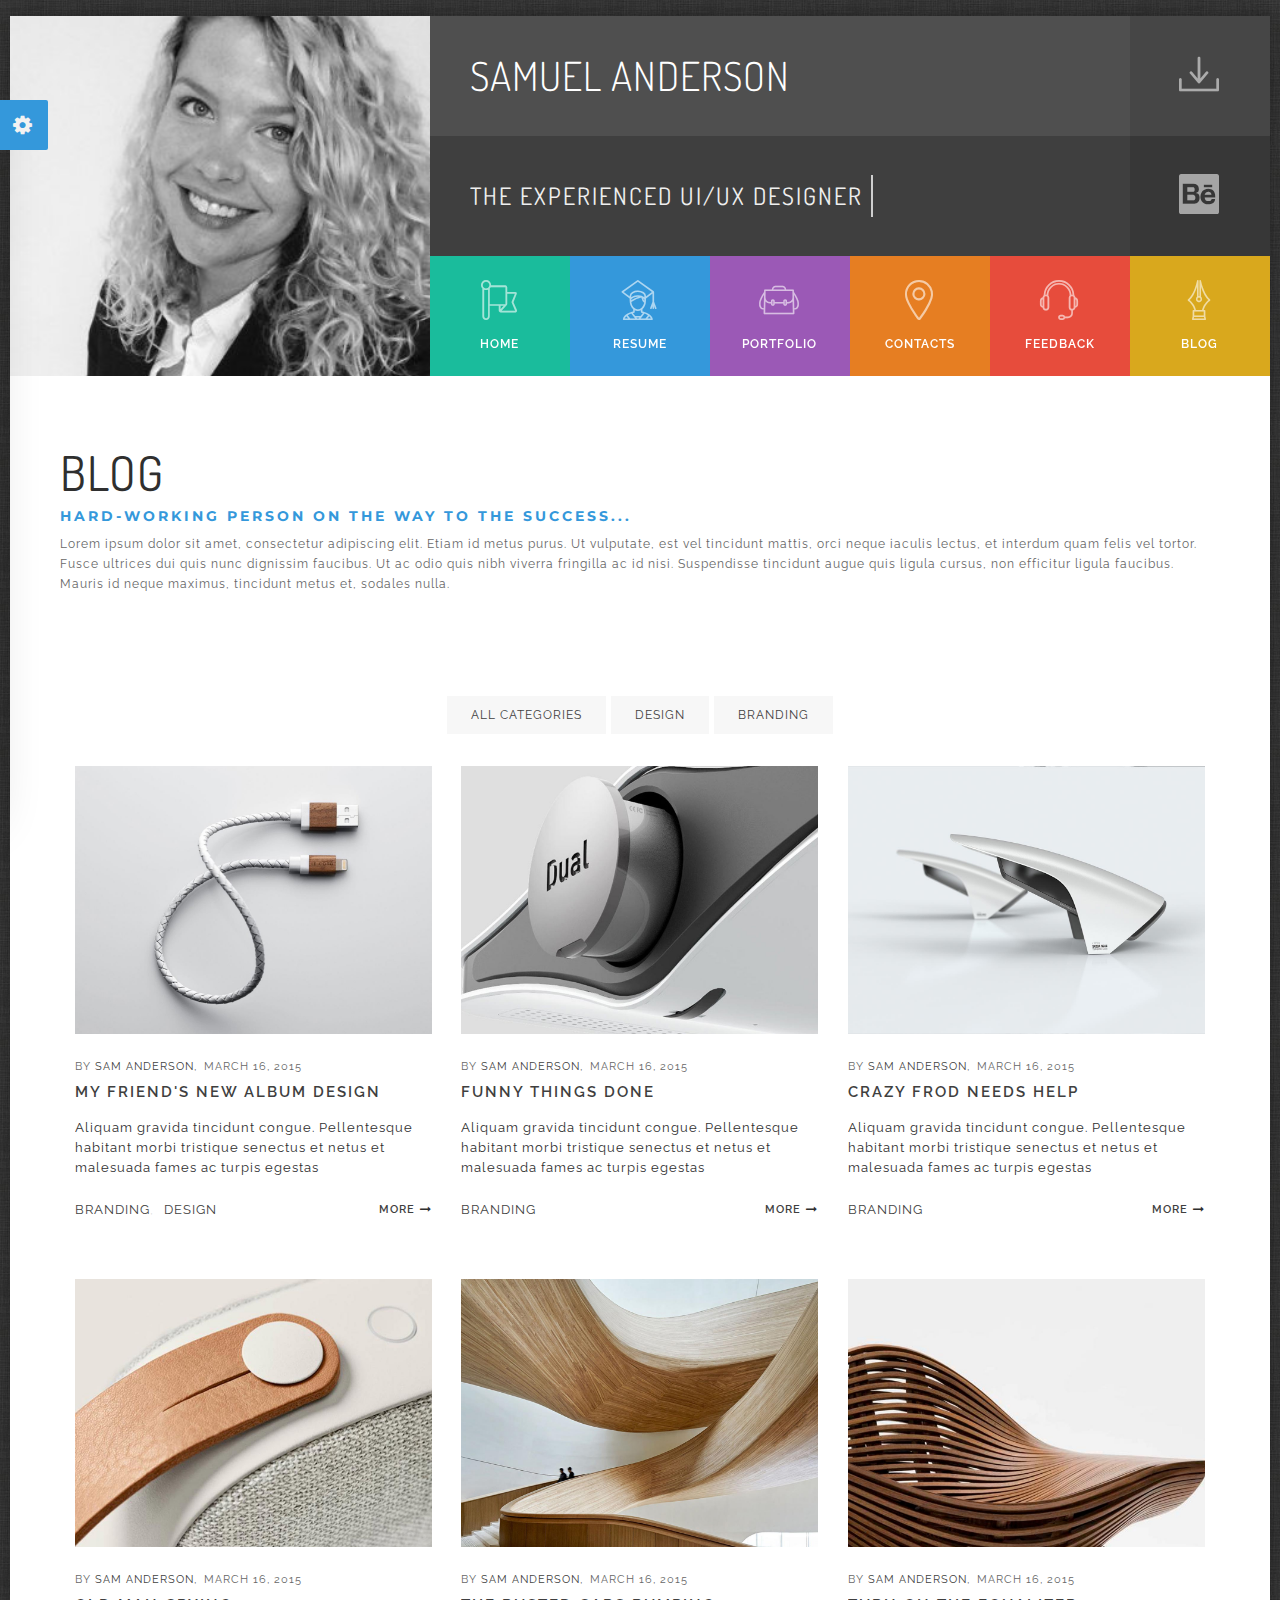
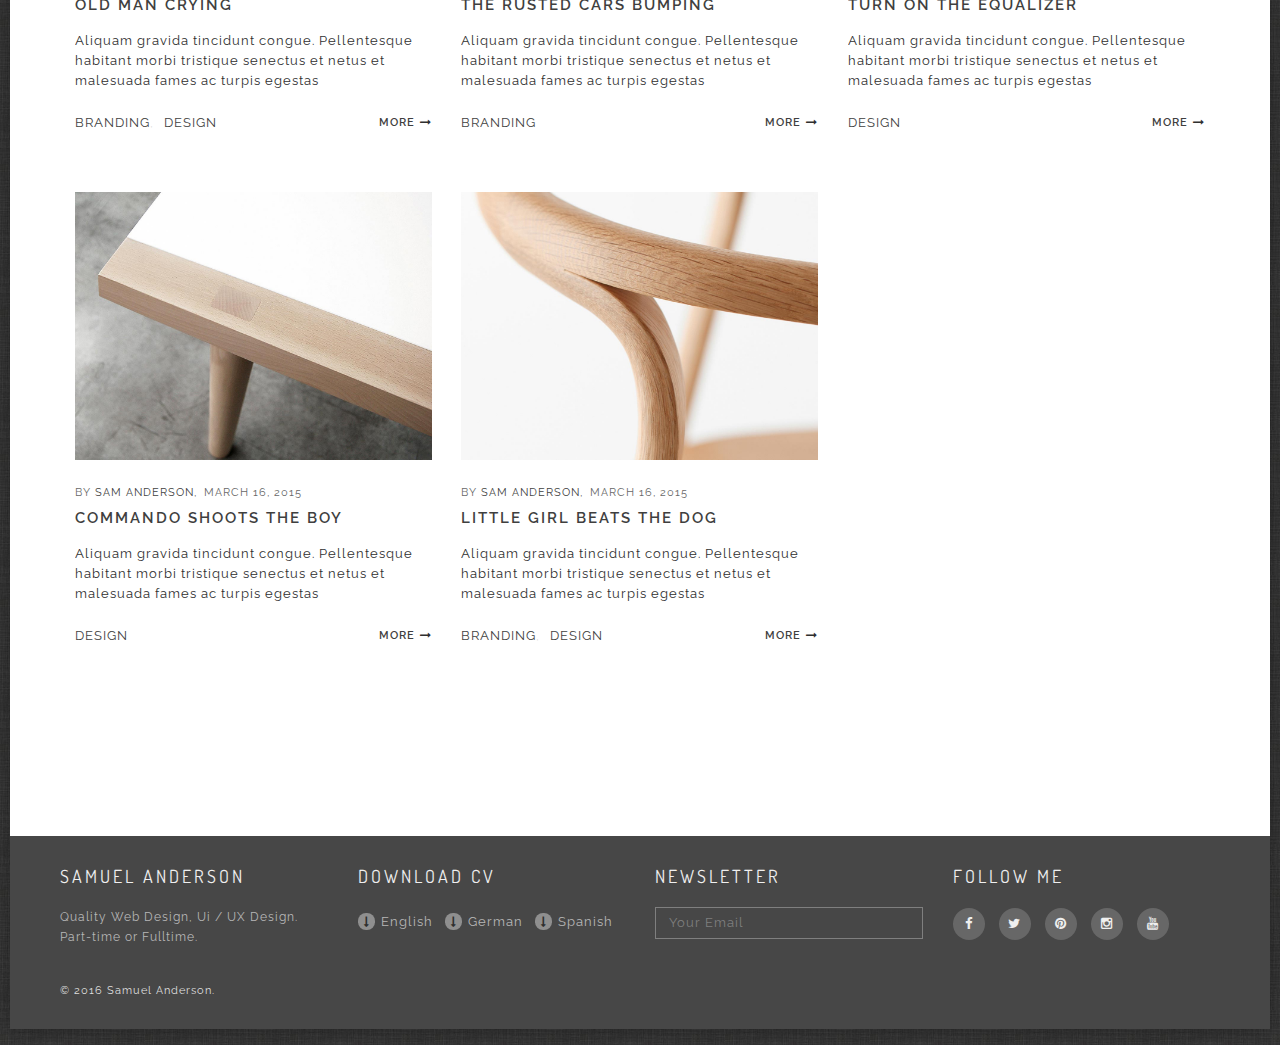
<file: blog.html>
<!DOCTYPE html>
<html lang="en">
<!--[if IE 9]>
<html class="ie9" lang="en">    <![endif]-->
<!--[if IE 8]>
<html class="ie8" lang="en">    <![endif]-->
<head>
   <meta charset="UTF-8">
   <meta http-equiv="X-UA-Compatible" content="IE=edge">
   <meta name=viewport content="width=device-width, initial-scale=1">

   <title>Gridus vCard | Blog</title>

   <meta name="description" content="Gridus vCard HTML Template is the professional responsive personal website template, based on the latest Bootstrap 3">
   <meta name="keywords" content="html5, template, website, responsive, bootstrap">
   <meta name="author" content="neuethemes">

   <!-- CSS -->
   <link href="assets/vendor/bootstrap/css/bootstrap.min.css"        property='stylesheet' rel="stylesheet" type="text/css" media="screen"/>
   <link href="assets/vendor/fontawesome/css/font-awesome.min.css"   property='stylesheet' rel="stylesheet" type="text/css" media="screen"/>
   <link href="assets/vendor/flaticons/flaticon.css"                 property='stylesheet' rel="stylesheet" type="text/css" media="screen"/>
   <link href="assets/vendor/hover/css/hover-min.css"                property='stylesheet' rel="stylesheet" type="text/css" media="screen"/>
   <link href="assets/vendor/wow/animate.css"                        property='stylesheet' rel="stylesheet" type="text/css" media="screen"/>
   <link href="assets/vendor/mfp/css/magnific-popup.css"             property='stylesheet' rel="stylesheet" type="text/css" media="screen"/>
   <!-- Remove this for disable demo panel styles -->
   <link href="assets/vendor/styleselector/styleselector.css"        property='stylesheet' rel="stylesheet" type="text/css" media="screen"/>
   <!-- Custom styles -->
   <link href="assets/custom/css/style.css"                          property='stylesheet' rel="stylesheet" type="text/css" media="screen"/>

   <style>
      #preloader {
         position: fixed;
         left: 0;
         top: 0;
         z-index: 99999;
         width: 100%;
         height: 100%;
         overflow: visible;
         background: #666666 url("assets/custom/images/preloader.gif") no-repeat center center; }
   </style>

</head>

<body class="boxed">


<!--Pre-Loader-->
<div id="preloader"></div>

<header>

   <section id="top-navigation" class="container-fluid nopadding">
      <div class="row nopadding ident ui-bg-color01">
         <!-- Photo -->
         <a href="#!">
            <div class="col-md-5 col-lg-4 vc-photo">&nbsp;</div>
         </a>
         <!-- /Photo -->
         <div class="col-md-7 col-lg-8 vc-name nopadding">
            <!-- Name-Position -->
            <div class="row nopadding name">
               <div class="col-md-10 name-title"><h2 class="font-accident-two-light uppercase">Samuel Anderson</h2></div>
               <div class="col-md-2 nopadding name-pdf">
                  <a href="#" class="hvr-sweep-to-right"><i class="flaticon-download149" title="Download CV.pdf"></i></a>
               </div>
            </div>
            <div class="row nopadding position">
               <div class="col-md-10 position-title">

                  <section class="cd-intro">
                     <h4 class="cd-headline clip is-full-width font-accident-two-normal uppercase">
                        <span>The experienced </span>
                        <span class="cd-words-wrapper">
                           <b class="is-visible">UI/UX Designer</b>
                           <b>Web Designer</b>
                           <b>Photographer</b>
                        </span>
                     </h4>
                  </section>

               </div>
               <div class="col-md-2 nopadding pdf">
                  <a href="#" class="hvr-sweep-to-right"><i class="flaticon-behance7" title="My Behance Portfolio"></i></a>
               </div>
            </div>
            <!-- /Name-Position -->

            <!-- Main Navigation -->

            <ul id="nav" class="row nopadding cd-side-navigation">
               <li class="col-xs-4 col-sm-2 nopadding menuitem ui-menu-color01">
                  <a href="home.html" class="hvr-sweep-to-bottom"><i class="flaticon-insignia"></i><span>home</span></a>
               </li>
               <li class="col-xs-4 col-sm-2 nopadding menuitem ui-menu-color02">
                  <a href="resume.html" class="hvr-sweep-to-bottom"><i class="flaticon-graduation61"></i><span>resume</span></a>
               </li>
               <li class="col-xs-4 col-sm-2 nopadding menuitem ui-menu-color03">
                  <a href="portfolio.html" class="hvr-sweep-to-bottom"><i class="flaticon-book-bag2"></i><span>portfolio</span></a>
               </li>
               <li class="col-xs-4 col-sm-2 nopadding menuitem ui-menu-color04">
                  <a href="contacts.html" class="hvr-sweep-to-bottom"><i class="flaticon-placeholders4"></i><span>contacts</span></a>
               </li>
               <li class="col-xs-4 col-sm-2 nopadding menuitem ui-menu-color05">
                  <a href="feedback.html" class="hvr-sweep-to-bottom"><i class="flaticon-earphones18"></i><span>feedback</span></a>
               </li>
               <li class="col-xs-4 col-sm-2 nopadding menuitem ui-menu-color06">
                  <a href="blog.html" class="hvr-sweep-to-bottom"><i class="flaticon-pens15"></i><span>blog</span></a>
               </li>
            </ul>

            <!-- /Main Navigation -->

         </div>
      </div>
   </section>

</header>

<!-- Container -->
<div class="content-wrap">

   <div id="blog" class="inner-content">

      <section id="page-title" class="inner-section">
         <div class="container-fluid nopadding wow fadeInRight" data-wow-delay="0.4s" data-wow-offset="10">
            <h2 class="font-accident-two-normal uppercase">Blog</h2>
            <h5 class="font-accident-one-bold uppercase subtitle">Hard-working person on the way to the success...</h5>
            <p class="small fontcolor-medium">
               Lorem ipsum dolor sit amet, consectetur adipiscing elit. Etiam id metus purus. Ut vulputate, est vel tincidunt mattis, orci neque iaculis lectus, et interdum quam felis vel tortor. Fusce ultrices dui quis nunc dignissim faucibus. Ut ac odio quis nibh viverra fringilla ac id nisi. Suspendisse tincidunt augue quis ligula cursus, non efficitur ligula faucibus. Mauris id neque maximus, tincidunt metus et, sodales nulla.
            </p>
         </div>
      </section>

      <!-- Blog Block -->
      <section class="inner-section">

         <div id="isotope-filters" class="port-filter port-filter-light text-center wow fadeInLeft" data-wow-delay="0.6s" data-wow-offset="10">
            <ul>
               <li><a href="#all" data-filter="*">All Categories</a></li>
               <li><a href="#design" data-filter=".design">Design</a></li>
               <li><a href="#branding" data-filter=".branding">Branding</a></li>
            </ul>
         </div>

         <div class="dividewhite3"></div>

         <div class="grid container-fluid text-center wow fadeInDown" data-wow-delay="0.6s" data-wow-offset="10">

            <div id="posts" class="row popup-container">

                  <div class="grid-item branding design col-md-4 col-sm-6">
                     <div class="item-wrap">
                        <figure class="">
                           <div class="popup-call">
                              <a href="assets/custom/images/blog/01.jpg" class="gallery-item"><i class="flaticon-arrows-4"></i></a>
                           </div>
                           <img src="assets/custom/images/blog/thumbs/01.jpg" class="img-responsive" alt="img11"/>
                           <figcaption>
                              <div class="post-meta"><span>by <a href="#!">Sam Anderson</a>,</span> <span>March 16, 2015</span></div>
                              <div class="post-header">
                                 <h5><a href="blogpost.html">My Friend's new album design</a></h5>
                              </div>
                              <div class="post-entry">
                                 <p>Aliquam gravida tincidunt congue. Pellentesque habitant morbi tristique senectus et netus et malesuada fames ac turpis egestas</p>
                              </div>
                              <div class="post-tag pull-left">
                                 <span><a href="#branding" data-filter=".branding">Branding</a>,</span><span><a href="#design" data-filter=".design">Design</a></span>
                              </div>
                              <div class="post-more-link pull-right"><a href="blogpost.html">More<i class="fa fa-long-arrow-right right"></i></a></div>
                           </figcaption>
                        </figure>
                     </div>
                  </div>
                  <div class="grid-item grid-sizer branding col-md-4 col-sm-6">
                     <div class="item-wrap">
                        <figure class="">
                           <div class="popup-call">
                              <a href="assets/custom/images/blog/02.jpg" class="gallery-item"><i class="flaticon-arrows-4"></i></a>
                           </div>
                           <img src="assets/custom/images/blog/thumbs/02.jpg" class="img-responsive" alt="img03"/>
                           <figcaption>
                              <div class="post-meta"><span>by <a href="#!">Sam Anderson</a>,</span> <span>March 16, 2015</span></div>
                              <div class="post-header">
                                 <h5><a href="blogpost.html">Funny Things done</a></h5>
                              </div>
                              <div class="post-entry">
                                 <p>Aliquam gravida tincidunt congue. Pellentesque habitant morbi tristique senectus et netus et malesuada fames ac turpis egestas</p>
                              </div>
                              <div class="post-tag pull-left">
                                 <span><a href="#branding" data-filter=".branding">Branding</a></span>
                              </div>
                              <div class="post-more-link pull-right"><a href="blogpost.html">More<i class="fa fa-long-arrow-right right"></i></a></div>
                           </figcaption>
                        </figure>
                     </div>
                  </div>
                  <div class="grid-item branding col-md-4 col-sm-6">
                     <div class="item-wrap">
                        <figure class="">
                           <div class="popup-call">
                              <a href="assets/custom/images/blog/03.jpg" class="gallery-item"><i class="flaticon-arrows-4"></i></a>
                           </div>
                           <img src="assets/custom/images/blog/thumbs/03.jpg" class="img-responsive" alt="img11"/>
                           <figcaption>
                              <div class="post-meta"><span>by <a href="#!">Sam Anderson</a>,</span> <span>March 16, 2015</span></div>
                              <div class="post-header">
                                 <h5><a href="blogpost.html">Crazy Frod needs help</a></h5>
                              </div>
                              <div class="post-entry">
                                 <p>Aliquam gravida tincidunt congue. Pellentesque habitant morbi tristique senectus et netus et malesuada fames ac turpis egestas</p>
                              </div>
                              <div class="post-tag pull-left">
                                 <span><a href="#branding" data-filter=".branding">Branding</a></span>
                              </div>
                              <div class="post-more-link pull-right"><a href="blogpost.html">More<i class="fa fa-long-arrow-right right"></i></a></div>
                           </figcaption>
                        </figure>
                     </div>
                  </div>
                  <div class="grid-item branding design col-md-4 col-sm-6">
                     <div class="item-wrap">
                        <figure class="">
                           <div class="popup-call">
                              <a href="assets/custom/images/blog/04.jpg" class="gallery-item"><i class="flaticon-arrows-4"></i></a>
                           </div>
                           <img src="assets/custom/images/blog/thumbs/04.jpg" class="img-responsive" alt="img03"/>
                           <figcaption>
                              <div class="post-meta"><span>by <a href="#!">Sam Anderson</a>,</span> <span>March 16, 2015</span></div>
                              <div class="post-header">
                                 <h5><a href="blogpost.html">Old man crying</a></h5>
                              </div>
                              <div class="post-entry">
                                 <p>Aliquam gravida tincidunt congue. Pellentesque habitant morbi tristique senectus et netus et malesuada fames ac turpis egestas</p>
                              </div>
                              <div class="post-tag pull-left">
                                 <span><a href="#branding" data-filter=".branding">Branding</a>,</span><span><a href="#design" data-filter=".design">Design</a></span>
                              </div>
                              <div class="post-more-link pull-right"><a href="blogpost.html">More<i class="fa fa-long-arrow-right right"></i></a></div>
                           </figcaption>
                        </figure>
                     </div>
                  </div>
                  <div class="grid-item branding col-md-4 col-sm-6">
                     <div class="item-wrap">
                        <figure class="">
                           <div class="popup-call">
                              <a href="assets/custom/images/blog/05.jpg" class="gallery-item"><i class="flaticon-arrows-4"></i></a>
                           </div>
                           <img src="assets/custom/images/blog/thumbs/05.jpg" class="img-responsive" alt="img11"/>
                           <figcaption>
                              <div class="post-meta"><span>by <a href="#!">Sam Anderson</a>,</span> <span>March 16, 2015</span></div>
                              <div class="post-header">
                                 <h5><a href="blogpost.html">The rusted cars bumping</a></h5>
                              </div>
                              <div class="post-entry">
                                 <p>Aliquam gravida tincidunt congue. Pellentesque habitant morbi tristique senectus et netus et malesuada fames ac turpis egestas</p>
                              </div>
                              <div class="post-tag pull-left">
                                 <span><a href="#branding" data-filter=".branding">Branding</a></span>
                              </div>
                              <div class="post-more-link pull-right"><a href="blogpost.html">More<i class="fa fa-long-arrow-right right"></i></a></div>
                           </figcaption>
                        </figure>
                     </div>
                  </div>
                  <div class="grid-item design col-md-4 col-sm-6">
                     <div class="item-wrap">
                        <figure class="">
                           <div class="popup-call">
                              <a href="assets/custom/images/blog/06.jpg" class="gallery-item"><i class="flaticon-arrows-4"></i></a>
                           </div>
                           <img src="assets/custom/images/blog/thumbs/06.jpg" class="img-responsive" alt="img03"/>
                           <figcaption>
                              <div class="post-meta"><span>by <a href="#!">Sam Anderson</a>,</span> <span>March 16, 2015</span></div>
                              <div class="post-header">
                                 <h5><a href="blogpost.html">Turn on the equalizer</a></h5>
                              </div>
                              <div class="post-entry">
                                 <p>Aliquam gravida tincidunt congue. Pellentesque habitant morbi tristique senectus et netus et malesuada fames ac turpis egestas</p>
                              </div>
                              <div class="post-tag pull-left">
                                 </span><span><a href="#design" data-filter=".design">Design</a></span>
                              </div>
                              <div class="post-more-link pull-right"><a href="blogpost.html">More<i class="fa fa-long-arrow-right right"></i></a></div>
                           </figcaption>
                        </figure>
                     </div>
                  </div>
                  <div class="grid-item design col-md-4 col-sm-6">
                     <div class="item-wrap">
                        <figure class="">
                           <div class="popup-call">
                              <a href="assets/custom/images/blog/07.jpg" class="gallery-item"><i class="flaticon-arrows-4"></i></a>
                           </div>
                           <img src="assets/custom/images/blog/thumbs/07.jpg" class="img-responsive" alt="img03"/>
                           <figcaption>
                              <div class="post-meta"><span>by <a href="#!">Sam Anderson</a>,</span> <span>March 16, 2015</span></div>
                              <div class="post-header">
                                 <h5><a href="blogpost.html">Commando shoots the boy</a></h5>
                              </div>
                              <div class="post-entry">
                                 <p>Aliquam gravida tincidunt congue. Pellentesque habitant morbi tristique senectus et netus et malesuada fames ac turpis egestas</p>
                              </div>
                              <div class="post-tag pull-left">
                                 </span><span><a href="#design" data-filter=".design">Design</a></span>
                              </div>
                              <div class="post-more-link pull-right"><a href="blogpost.html">More<i class="fa fa-long-arrow-right right"></i></a></div>
                           </figcaption>
                        </figure>
                     </div>
                  </div>
                  <div class="grid-item branding design col-md-4 col-sm-6">
                     <div class="item-wrap">
                        <figure class="">
                           <div class="popup-call">
                              <a href="assets/custom/images/blog/08.jpg" class="gallery-item"><i class="flaticon-arrows-4"></i></a>
                           </div>
                           <img src="assets/custom/images/blog/thumbs/08.jpg" class="img-responsive" alt="img03"/>
                           <figcaption>
                              <div class="post-meta"><span>by <a href="#!">Sam Anderson</a>,</span> <span>March 16, 2015</span></div>
                              <div class="post-header">
                                 <h5><a href="blogpost.html">Little girl beats the dog</a></h5>
                              </div>
                              <div class="post-entry">
                                 <p>Aliquam gravida tincidunt congue. Pellentesque habitant morbi tristique senectus et netus et malesuada fames ac turpis egestas</p>
                              </div>
                              <div class="post-tag pull-left">
                                 <span><a href="#branding" data-filter=".branding">Branding</a>,</span><span><a href="#design" data-filter=".design">Design</a></span>
                              </div>
                              <div class="post-more-link pull-right"><a href="blogpost.html">More<i class="fa fa-long-arrow-right right"></i></a></div>
                           </figcaption>
                        </figure>
                     </div>
                  </div>

               </div>
            </div>

         <div class="dividewhite8"></div>

      </section>
      <!-- /Blog Block -->

   </div>

</div>

<footer class="padding-50 ui-bg-color02">
   <div class="container-fluid nopadding">
      <div class="row wow fadeInDown" data-wow-delay=".2s" data-wow-offset="10">
         <div class="col-md-3">
            <h4 class="font-accident-two-normal uppercase">Samuel Anderson</h4>
            <p class="inline-block">
               Quality Web Design, Ui / UX Design. Part-time or Fulltime.
            </p>
            <div class="divider-dynamic"></div>
         </div>
         <div class="col-md-3 cv-link">
            <h4 class="font-accident-two-normal uppercase">Download cv</h4>
            <div class="dividewhite1"></div>
            <a href="#!"><i class="fa fa-long-arrow-down" aria-hidden="true"></i>English</a>
            <a href="#!"><i class="fa fa-long-arrow-down" aria-hidden="true"></i>German</a>
            <a href="#!"><i class="fa fa-long-arrow-down" aria-hidden="true"></i>Spanish</a>
            <div class="divider-dynamic"></div>
         </div>
         <div class="col-md-3">
            <h4 class="font-accident-two-normal uppercase">Newsletter</h4>
            <div class="dividewhite1"></div>
            <input class="newsletter-email" type="email" required="" name="ne" placeholder="Your Email">
            <!--<p>Lorem ipsum dolor sit amet...</p>-->
            <div class="divider-dynamic"></div>
         </div>
         <div class="col-md-3">
            <h4 class="font-accident-two-normal uppercase">Follow me</h4>
            <div class="follow">
               <ul class="list-inline social">
                  <li><a target="_blank" href="#" class="rst-icon-facebook"><i class="fa fa-facebook"></i></a></li>
                  <li><a target="_blank" href="#" class="rst-icon-twitter"><i class="fa fa-twitter"></i></a></li>
                  <li><a target="_blank" href="#" class="rst-icon-pinterest"><i class="fa fa-pinterest"></i></a></li>
                  <li><a target="_blank" href="#" class="rst-icon-instagram"><i class="fa fa-instagram"></i></a></li>
                  <li><a target="_blank" href="#" class="rst-icon-youtube"><i class="fa fa-youtube"></i></a></li>
               </ul>
            </div>
            <div class="divider-dynamic"></div>
         </div>
      </div>
      <div class="dividewhite1"></div>
      <div class="row wow fadeInDown" data-wow-delay=".4s" data-wow-offset="10">
         <div class="col-md-12 copyrights">
            <p>© 2016 Samuel Anderson.</p>
         </div>
      </div>
   </div>
</footer>

<div id="image-cache" class="hidden"></div>

<!-- JS -->
<script src="assets/vendor/jquery/js/jquery-2.2.0.min.js"            type="text/javascript"></script>
<script src="assets/vendor/bootstrap/js/bootstrap.min.js"            type="text/javascript"></script>
<script src="assets/vendor/imagesloaded/js/imagesloaded.pkgd.min.js" type="text/javascript"></script>
<script src="assets/vendor/isotope/js/isotope.pkgd.min.js"           type="text/javascript"></script>
<script src="assets/vendor/mfp/js/jquery.magnific-popup.min.js"      type="text/javascript"></script>
<script src="assets/vendor/circle-progress/circle-progress.js"       type="text/javascript"></script>
<script src="assets/vendor/waypoints/waypoints.min.js"               type="text/javascript"></script>
<script src="assets/vendor/anicounter/jquery.counterup.min.js"       type="text/javascript"></script>
<!--<script src="assets/vendor/wow/wow.min.js"                           type="text/javascript"></script>-->
<script src="assets/vendor/pjax/jquery.pjax.js"                      type="text/javascript"></script>
<script src="https://maps.google.com/maps/api/js"                    type="text/javascript"></script>
<!-- Remove this for disable demo panel script -->
<script src="assets/vendor/styleselector/styleselector.js"           type="text/javascript"></script>
<!-- Custom scripts -->
<script src="assets/custom/js/custom.js"                             type="text/javascript"></script>

</body>
</html>
</file>
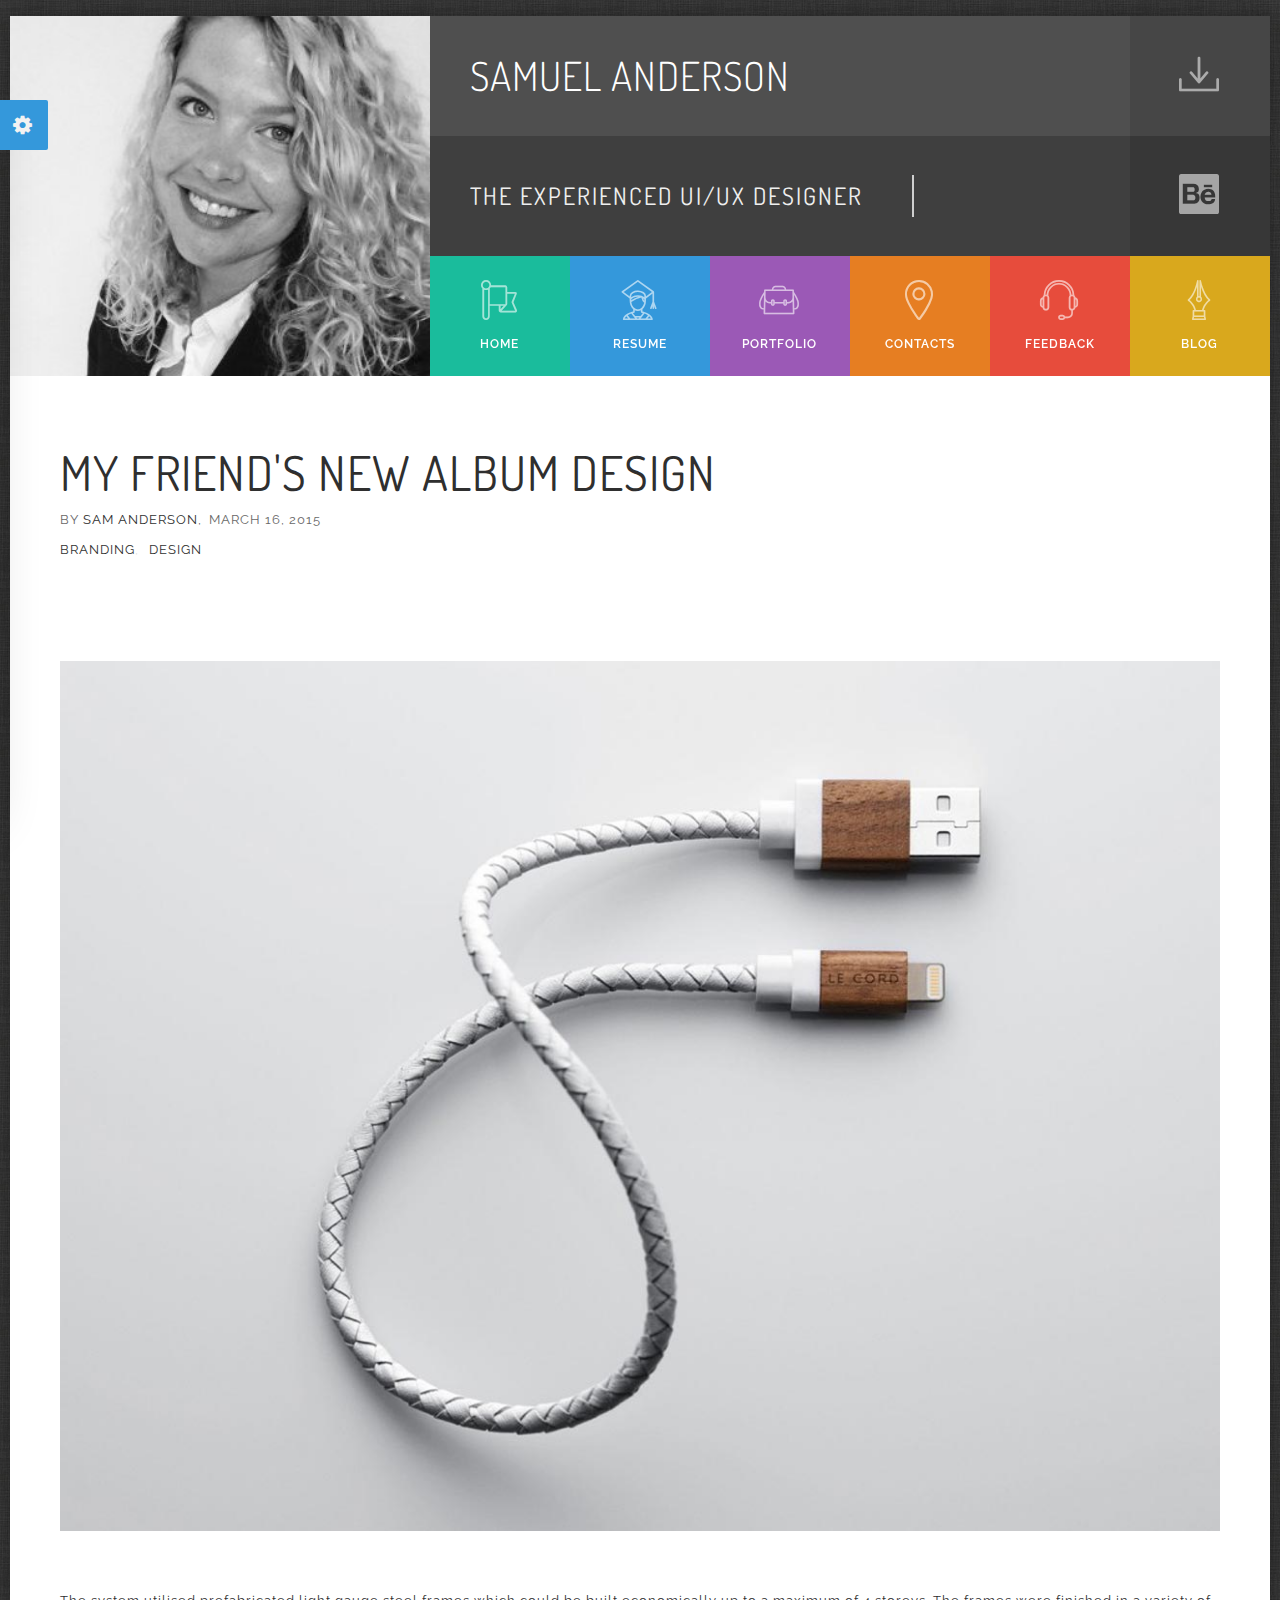
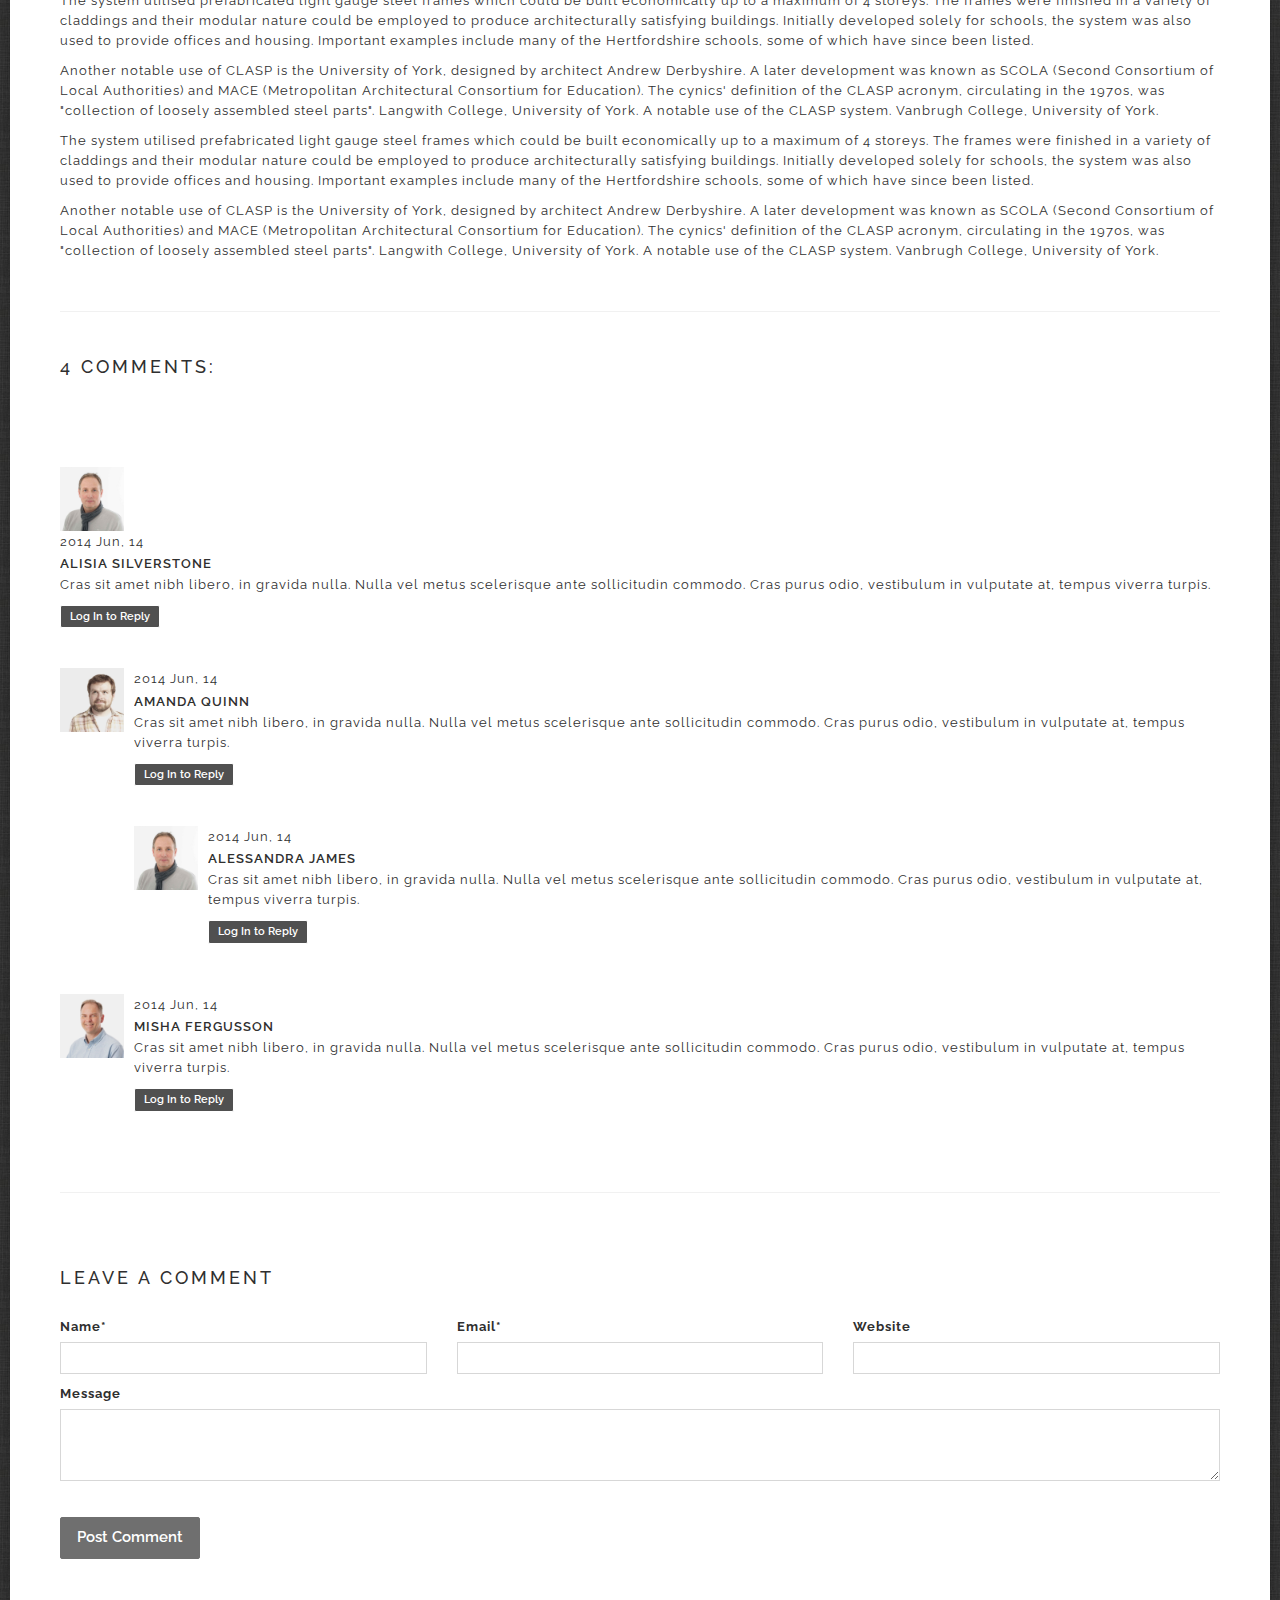
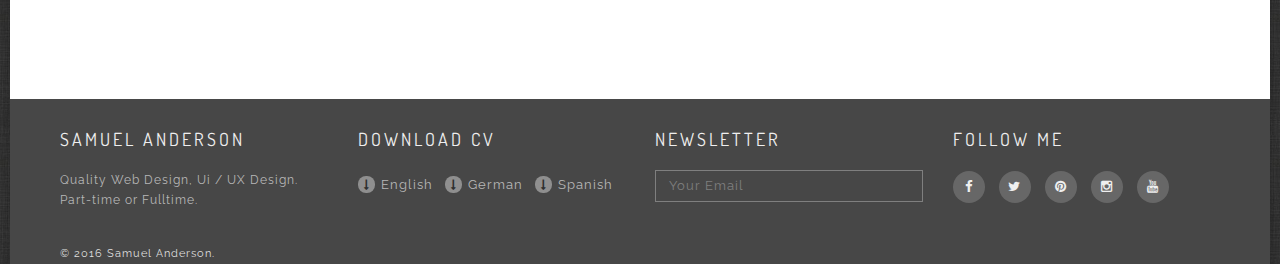
<file: blogpost.html>
<!DOCTYPE html>
<html lang="en">
<!--[if IE 9]>
<html class="ie9" lang="en">    <![endif]-->
<!--[if IE 8]>
<html class="ie8" lang="en">    <![endif]-->
<head>
   <meta charset="UTF-8">
   <meta http-equiv="X-UA-Compatible" content="IE=edge">
   <meta name=viewport content="width=device-width, initial-scale=1">

   <title>Gridus vCard | Blog Post</title>

   <meta name="description" content="Gridus vCard HTML Template is the professional responsive personal website template, based on the latest Bootstrap 3">
   <meta name="keywords" content="html5, template, website, responsive, bootstrap">
   <meta name="author" content="neuethemes">

   <!-- CSS -->
   <link href="assets/vendor/bootstrap/css/bootstrap.min.css"        property='stylesheet' rel="stylesheet" type="text/css" media="screen"/>
   <link href="assets/vendor/fontawesome/css/font-awesome.min.css"   property='stylesheet' rel="stylesheet" type="text/css" media="screen"/>
   <link href="assets/vendor/flaticons/flaticon.css"                 property='stylesheet' rel="stylesheet" type="text/css" media="screen"/>
   <link href="assets/vendor/hover/css/hover-min.css"                property='stylesheet' rel="stylesheet" type="text/css" media="screen"/>
   <link href="assets/vendor/wow/animate.css"                        property='stylesheet' rel="stylesheet" type="text/css" media="screen"/>
   <link href="assets/vendor/mfp/css/magnific-popup.css"             property='stylesheet' rel="stylesheet" type="text/css" media="screen"/>
   <!-- Remove this for disable demo panel styles -->
   <link href="assets/vendor/styleselector/styleselector.css"        property='stylesheet' rel="stylesheet" type="text/css" media="screen"/>
   <!-- Custom styles -->
   <link href="assets/custom/css/style.css"                          property='stylesheet' rel="stylesheet" type="text/css" media="screen"/>

   <style>
      #preloader {
         position: fixed;
         left: 0;
         top: 0;
         z-index: 99999;
         width: 100%;
         height: 100%;
         overflow: visible;
         background: #666666 url("assets/custom/images/preloader.gif") no-repeat center center; }
   </style>

</head>

<body class="boxed">


<!--Pre-Loader-->
<div id="preloader"></div>

<header>

   <section id="top-navigation" class="container-fluid nopadding">
      <div class="row nopadding ident ui-bg-color01">
         <!-- Photo -->
         <a href="#!">
            <div class="col-md-5 col-lg-4 vc-photo">&nbsp;</div>
         </a>
         <!-- /Photo -->
         <div class="col-md-7 col-lg-8 vc-name nopadding">
            <!-- Name-Position -->
            <div class="row nopadding name">
               <div class="col-md-10 name-title"><h2 class="font-accident-two-light uppercase">Samuel Anderson</h2></div>
               <div class="col-md-2 nopadding name-pdf">
                  <a href="#" class="hvr-sweep-to-right"><i class="flaticon-download149" title="Download CV.pdf"></i></a>
               </div>
            </div>
            <div class="row nopadding position">
               <div class="col-md-10 position-title">

                  <section class="cd-intro">
                     <h4 class="cd-headline clip is-full-width font-accident-two-normal uppercase">
                        <span>The experienced </span>
                        <span class="cd-words-wrapper">
                           <b class="is-visible">UI/UX Designer</b>
                           <b>Web Designer</b>
                           <b>Photographer</b>
                        </span>
                     </h4>
                  </section>

               </div>
               <div class="col-md-2 nopadding pdf">
                  <a href="#" class="hvr-sweep-to-right"><i class="flaticon-behance7" title="My Behance Portfolio"></i></a>
               </div>
            </div>
            <!-- /Name-Position -->

            <!-- Main Navigation -->

            <ul id="nav" class="row nopadding cd-side-navigation">
               <li class="col-xs-4 col-sm-2 nopadding menuitem ui-menu-color01">
                  <a href="home.html" class="hvr-sweep-to-bottom"><i class="flaticon-insignia"></i><span>home</span></a>
               </li>
               <li class="col-xs-4 col-sm-2 nopadding menuitem ui-menu-color02">
                  <a href="resume.html" class="hvr-sweep-to-bottom"><i class="flaticon-graduation61"></i><span>resume</span></a>
               </li>
               <li class="col-xs-4 col-sm-2 nopadding menuitem ui-menu-color03">
                  <a href="portfolio.html" class="hvr-sweep-to-bottom"><i class="flaticon-book-bag2"></i><span>portfolio</span></a>
               </li>
               <li class="col-xs-4 col-sm-2 nopadding menuitem ui-menu-color04">
                  <a href="contacts.html" class="hvr-sweep-to-bottom"><i class="flaticon-placeholders4"></i><span>contacts</span></a>
               </li>
               <li class="col-xs-4 col-sm-2 nopadding menuitem ui-menu-color05">
                  <a href="feedback.html" class="hvr-sweep-to-bottom"><i class="flaticon-earphones18"></i><span>feedback</span></a>
               </li>
               <li class="col-xs-4 col-sm-2 nopadding menuitem ui-menu-color06">
                  <a href="blog.html" class="hvr-sweep-to-bottom"><i class="flaticon-pens15"></i><span>blog</span></a>
               </li>
            </ul>

            <!-- /Main Navigation -->

         </div>
      </div>
   </section>

</header>

<!-- Container -->
<div class="content-wrap">

   <div id="blogpost" class="inner-content">

      <section id="page-title" class="inner-section">
         <div class="container-fluid nopadding wow fadeInRight" data-wow-delay="0.4s" data-wow-offset="10">
            <h2 class="font-accident-two-normal uppercase">MY FRIEND'S NEW ALBUM DESIGN</h2>
            <div class="post-meta"><span>by <a href="#!">Sam Anderson</a>,</span> <span>March 16, 2015</span></div>
            <div class="post-tag pull-left"><span><a>Branding</a>,</span><span><a>Design</a></span></div>
         </div>
      </section>

      <!-- Blog Block -->
      <section class="inner-section">

         <div class="container-fluid nopadding">

            <img src="assets/custom/images/blog/01.jpg" class="img-responsive wow fadeInDown" data-wow-delay="0.6s" data-wow-offset="10">

            <article class="post wow fadeInDown" data-wow-delay="0.6s" data-wow-offset="10">

               <div class="dividewhite6"></div>

               <!-- Post Content -->
               <p>
                  The system utilised prefabricated light gauge steel frames which could be built economically up to a maximum of 4 storeys. The frames were finished in a variety of claddings and their modular nature could be employed to produce architecturally satisfying buildings. Initially developed solely for schools, the system was also used to provide offices and housing. Important examples include many of the Hertfordshire schools, some of which have since been listed.
               </p>
               <p>
                  Another notable use of CLASP is the University of York, designed by architect Andrew Derbyshire. A later development was known as SCOLA (Second Consortium of Local Authorities) and MACE (Metropolitan Architectural Consortium for Education). The cynics' definition of the CLASP acronym, circulating in the 1970s, was "collection of loosely assembled steel parts". Langwith College, University of York. A notable use of the CLASP system. Vanbrugh College, University of York.
               </p>
               <p>
                  The system utilised prefabricated light gauge steel frames which could be built economically up to a maximum of 4 storeys. The frames were finished in a variety of claddings and their modular nature could be employed to produce architecturally satisfying buildings. Initially developed solely for schools, the system was also used to provide offices and housing. Important examples include many of the Hertfordshire schools, some of which have since been listed.
               </p>
               <p>
                  Another notable use of CLASP is the University of York, designed by architect Andrew Derbyshire. A later development was known as SCOLA (Second Consortium of Local Authorities) and MACE (Metropolitan Architectural Consortium for Education). The cynics' definition of the CLASP acronym, circulating in the 1970s, was "collection of loosely assembled steel parts". Langwith College, University of York. A notable use of the CLASP system. Vanbrugh College, University of York.
               </p>
               <!-- /Post Content -->

               <div class="dividewhite4"></div>
               <hr>

            </article>



            <div id="comments" class="wow fadeInDown" data-wow-delay="0.6s" data-wow-offset="10">
               <h4 class="font-accident-one-light uppercase">4 comments:</h4>

               <div class="dividewhite4"></div>

               <ul class="media-list">

                  <li class="media">
                     <div class="media-left">
                        <a href="#">
                           <img class="media-object"  alt="64x64" src="assets/custom/images/userpic02.jpg">
                        </a>
                     </div>
                     <div class="media-body">
                        <div class="post-data">
                           <div class="post-date">2014 Jun, 14</div>
                           <div class="post-author"><a href="#">Alisia Silverstone</a></div>
                        </div>
                        <p>Cras sit amet nibh libero, in gravida nulla. Nulla vel metus scelerisque ante sollicitudin commodo. Cras purus odio, vestibulum in vulputate at, tempus viverra turpis.</p>
                        <p><a href="#" class="btn btn-gr btn-xs">Log In to Reply</a></p>

                        <!-- Nested media object -->
                        <div class="media">
                           <div class="media-left">
                              <a href="#">
                                 <img class="media-object" alt="64x64" src="assets/custom/images/userpic03.jpg">
                              </a>
                           </div>
                           <div class="media-body">
                              <div class="post-data">
                                 <div class="post-date">2014 Jun, 14</div>
                                 <div class="post-author"><a href="#">Amanda Quinn</a></div>
                              </div>
                              <p>Cras sit amet nibh libero, in gravida nulla. Nulla vel metus scelerisque ante sollicitudin commodo. Cras purus odio, vestibulum in vulputate at, tempus viverra turpis.</p>
                              <p><a href="#" class="btn btn-gr btn-xs">Log In to Reply</a></p>
                              <!-- Nested media object -->
                              <div class="media">
                                 <div class="media-left">
                                    <a href="#">
                                       <img class="media-object" data-src="holder.js/64x64" alt="64x64" src="assets/custom/images/userpic02.jpg">
                                    </a>
                                 </div>
                                 <div class="media-body">
                                    <div class="post-data">
                                       <div class="post-date">2014 Jun, 14</div>
                                       <div class="post-author"><a href="#">Alessandra James</a></div>
                                    </div>
                                    <p>Cras sit amet nibh libero, in gravida nulla. Nulla vel metus scelerisque ante sollicitudin commodo. Cras purus odio, vestibulum in vulputate at, tempus viverra turpis.</p>
                                    <p><a href="#" class="btn btn-gr btn-xs">Log In to Reply</a></p>
                                 </div>
                              </div>
                           </div>
                        </div>
                        <!-- Nested media object -->
                        <div class="media">
                           <div class="media-left">
                              <a href="#">
                                 <img class="media-object" data-src="holder.js/64x64" alt="64x64" src="assets/custom/images/userpic04.jpg">
                              </a>
                           </div>
                           <div class="media-body">
                              <div class="post-data">
                                 <div class="post-date">2014 Jun, 14</div>
                                 <div class="post-author"><a href="#">Misha Fergusson</a></div>
                              </div>
                              <p>Cras sit amet nibh libero, in gravida nulla. Nulla vel metus scelerisque ante sollicitudin commodo. Cras purus odio, vestibulum in vulputate at, tempus viverra turpis.</p>
                              <p><a href="#" class="btn btn-gr btn-xs">Log In to Reply</a></p>
                           </div>
                        </div>
                     </div>
                  </li>
               </ul>

               <div class="dividewhite6"></div>
               <hr>
               <div class="dividewhite2"></div>

            </div>



            <div class="wow fadeInDown" data-wow-delay="0.6s" data-wow-offset="10">

               <div id="post-comment">
                  <h4 class="font-accident-one-light uppercase">Leave a Comment</h4>
               </div>
               <div class="dividewhite2"></div>

               <form action="#" method="post" novalidate="novalidate">
                  <div class="row">
                     <div class="col-md-4">
                        <p><label>Name*</label><input type="text" name="your-name" value="" size="60" class="" aria-required="true" aria-invalid="false"></p>
                     </div>
                     <div class="col-md-4">
                        <p><label>Email*</label><input type="text" name="your-email" value="" size="60" class="" aria-required="true" aria-invalid="false"></p>
                     </div>
                     <div class="col-md-4">
                        <p><label>Website</label><input type="text" name="your-website" value="" size="60" class="" aria-required="true" aria-invalid="false"></p>
                     </div>
                     <div class="col-md-12">
                        <p><label>Message</label><textarea name="your-message" cols="60" rows="3" class="" aria-invalid="false"></textarea></p>
                     </div>
                  </div>
                  <div class="dividewhite2"></div>
                  <p><button type="button" class="btn btn-lg btn-darker">Post Comment</button></p>
               </form>
            </div>


         </div>
         <div class="dividewhite8"></div>

      </section>
      <!-- /Blog Block -->

   </div>

</div>

<footer class="padding-50 ui-bg-color02">
   <div class="container-fluid nopadding">
      <div class="row wow fadeInDown" data-wow-delay=".2s" data-wow-offset="10">
         <div class="col-md-3">
            <h4 class="font-accident-two-normal uppercase">Samuel Anderson</h4>
            <p class="inline-block">
               Quality Web Design, Ui / UX Design. Part-time or Fulltime.
            </p>
            <div class="divider-dynamic"></div>
         </div>
         <div class="col-md-3 cv-link">
            <h4 class="font-accident-two-normal uppercase">Download cv</h4>
            <div class="dividewhite1"></div>
            <a href="#!"><i class="fa fa-long-arrow-down" aria-hidden="true"></i>English</a>
            <a href="#!"><i class="fa fa-long-arrow-down" aria-hidden="true"></i>German</a>
            <a href="#!"><i class="fa fa-long-arrow-down" aria-hidden="true"></i>Spanish</a>
            <div class="divider-dynamic"></div>
         </div>
         <div class="col-md-3">
            <h4 class="font-accident-two-normal uppercase">Newsletter</h4>
            <div class="dividewhite1"></div>
            <input class="newsletter-email" type="email" required="" name="ne" placeholder="Your Email">
            <!--<p>Lorem ipsum dolor sit amet...</p>-->
            <div class="divider-dynamic"></div>
         </div>
         <div class="col-md-3">
            <h4 class="font-accident-two-normal uppercase">Follow me</h4>
            <div class="follow">
               <ul class="list-inline social">
                  <li><a target="_blank" href="#" class="rst-icon-facebook"><i class="fa fa-facebook"></i></a></li>
                  <li><a target="_blank" href="#" class="rst-icon-twitter"><i class="fa fa-twitter"></i></a></li>
                  <li><a target="_blank" href="#" class="rst-icon-pinterest"><i class="fa fa-pinterest"></i></a></li>
                  <li><a target="_blank" href="#" class="rst-icon-instagram"><i class="fa fa-instagram"></i></a></li>
                  <li><a target="_blank" href="#" class="rst-icon-youtube"><i class="fa fa-youtube"></i></a></li>
               </ul>
            </div>
            <div class="divider-dynamic"></div>
         </div>
      </div>
      <div class="dividewhite1"></div>
      <div class="row wow fadeInDown" data-wow-delay=".4s" data-wow-offset="10">
         <div class="col-md-12 copyrights">
            <p>© 2016 Samuel Anderson.</p>
         </div>
      </div>
   </div>
</footer>

<div id="image-cache" class="hidden"></div>

<!-- JS -->
<script src="assets/vendor/jquery/js/jquery-2.2.0.min.js"            type="text/javascript"></script>
<script src="assets/vendor/bootstrap/js/bootstrap.min.js"            type="text/javascript"></script>
<script src="assets/vendor/imagesloaded/js/imagesloaded.pkgd.min.js" type="text/javascript"></script>
<script src="assets/vendor/isotope/js/isotope.pkgd.min.js"           type="text/javascript"></script>
<script src="assets/vendor/mfp/js/jquery.magnific-popup.min.js"      type="text/javascript"></script>
<script src="assets/vendor/circle-progress/circle-progress.js"       type="text/javascript"></script>
<script src="assets/vendor/waypoints/waypoints.min.js"               type="text/javascript"></script>
<script src="assets/vendor/anicounter/jquery.counterup.min.js"       type="text/javascript"></script>
<!--<script src="assets/vendor/wow/wow.min.js"                           type="text/javascript"></script>-->
<script src="assets/vendor/pjax/jquery.pjax.js"                      type="text/javascript"></script>
<script src="https://maps.google.com/maps/api/js"                    type="text/javascript"></script>
<!-- Remove this for disable demo panel script -->
<script src="assets/vendor/styleselector/styleselector.js"           type="text/javascript"></script>
<!-- Custom scripts -->
<script src="assets/custom/js/custom.js"                             type="text/javascript"></script>

</body>
</html>
</file>
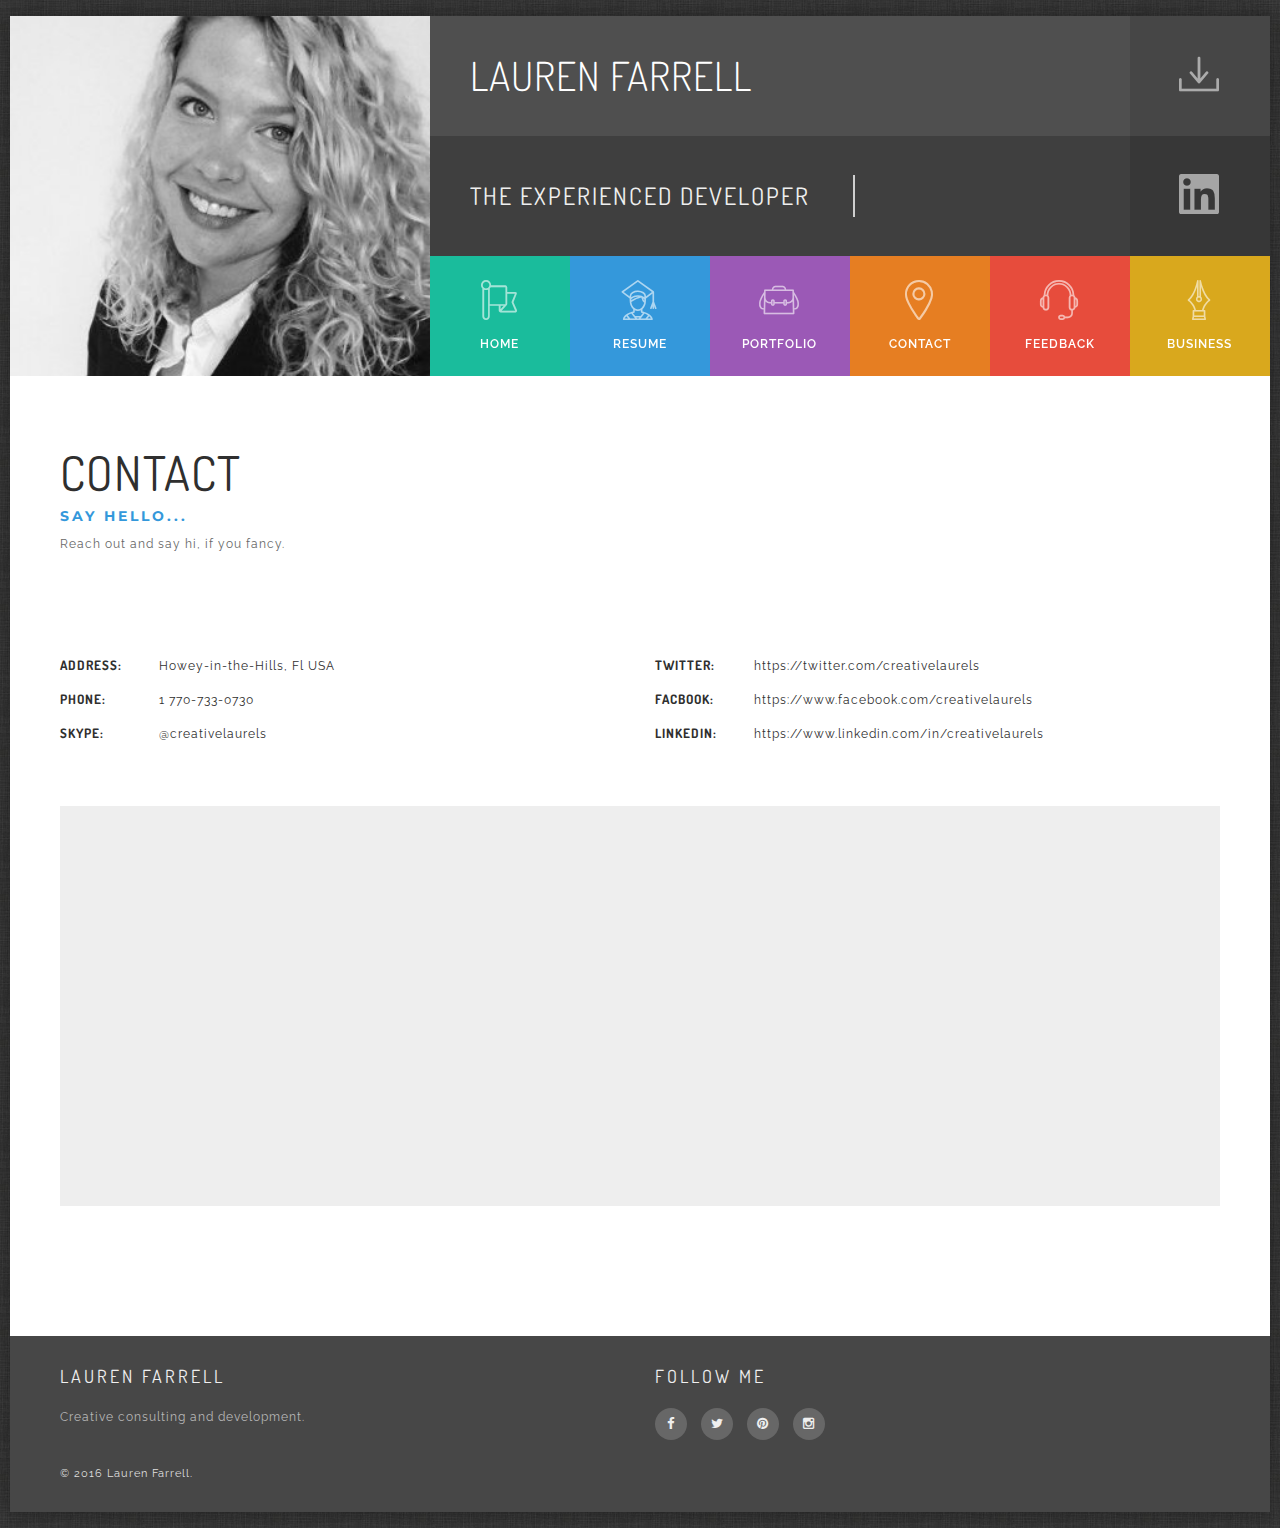
<file: contacts.html>
<!DOCTYPE html>
<html lang="en">
<!--[if IE 9]>
<html class="ie9" lang="en">    <![endif]-->
<!--[if IE 8]>
<html class="ie8" lang="en">    <![endif]-->
<head>
   <meta charset="UTF-8">
   <meta http-equiv="X-UA-Compatible" content="IE=edge">
   <meta name=viewport content="width=device-width, initial-scale=1">

   <title>Lauren Farrell | Contact</title>

   <meta name="description" content="Lauren Farrell | Portfolio">
   <meta name="keywords" content="creative, design, web,  marketing specialist, full stack developer">

   <!-- CSS -->
   <link href="assets/vendor/bootstrap/css/bootstrap.min.css"        property='stylesheet' rel="stylesheet" type="text/css" media="screen"/>
   <link href="assets/vendor/fontawesome/css/font-awesome.min.css"   property='stylesheet' rel="stylesheet" type="text/css" media="screen"/>
   <link href="assets/vendor/flaticons/flaticon.css"                 property='stylesheet' rel="stylesheet" type="text/css" media="screen"/>
   <link href="assets/vendor/hover/css/hover-min.css"                property='stylesheet' rel="stylesheet" type="text/css" media="screen"/>
   <link href="assets/vendor/wow/animate.css"                        property='stylesheet' rel="stylesheet" type="text/css" media="screen"/>
   <link href="assets/vendor/mfp/css/magnific-popup.css"             property='stylesheet' rel="stylesheet" type="text/css" media="screen"/>
   <!-- Custom styles -->
   <link href="assets/custom/css/style.css"                          property='stylesheet' rel="stylesheet" type="text/css" media="screen"/>

   <style>
      #preloader {
         position: fixed;
         left: 0;
         top: 0;
         z-index: 99999;
         width: 100%;
         height: 100%;
         overflow: visible;
         background: #666666 url("assets/custom/images/preloader.gif") no-repeat center center; }
   </style>

</head>

<body class="boxed">


<!--Pre-Loader-->
<div id="preloader"></div>

<header>

  <section id="top-navigation" class="container-fluid nopadding">
     <div class="row nopadding ident ui-bg-color01">
        <!-- Photo -->
        <a href="#!">
           <div class="col-md-5 col-lg-4 vc-photo">&nbsp;</div>
        </a>
        <!-- /Photo -->
        <div class="col-md-7 col-lg-8 vc-name nopadding">
           <!-- Name-Position -->
           <div class="row nopadding name">
              <div class="col-md-10 name-title"><h2 class="font-accident-two-light uppercase">Lauren Farrell</h2></div>
              <div class="col-md-2 nopadding name-pdf">
                 <a href="http://creativelaurels.com/download/LaurenFarrell_Resume-03.2016.pdf" class="hvr-sweep-to-right"><i class="flaticon-download149" title="Download Resume.pdf"></i></a>
              </div>
           </div>
           <div class="row nopadding position">
              <div class="col-md-10 position-title">

                 <section class="cd-intro">
                    <h4 class="cd-headline clip is-full-width font-accident-two-normal uppercase">
                       <span>The experienced </span>
                       <span class="cd-words-wrapper">
                          <b class="is-visible">Developer</b>
                          <b>Graphic Designer</b>
                          <b>Marketing Specialist</b>
                       </span>
                    </h4>
                 </section>

               </div>
               <div class="col-md-2 nopadding pdf">
                  <a href="https://www.linkedin.com/in/creativelaurels" class="hvr-sweep-to-right"><i class="flaticon-linkedin22" title="LinkedIn Profile"></i></a>
               </div>
            </div>
            <!-- /Name-Position -->

            <!-- Main Navigation -->

            <ul id="nav" class="row nopadding cd-side-navigation">
               <li class="col-xs-4 col-sm-2 nopadding menuitem ui-menu-color01">
                  <a href="home.html" class="hvr-sweep-to-bottom"><i class="flaticon-insignia"></i><span>home</span></a>
               </li>
               <li class="col-xs-4 col-sm-2 nopadding menuitem ui-menu-color02">
                  <a href="resume.html" class="hvr-sweep-to-bottom"><i class="flaticon-graduation61"></i><span>resume</span></a>
               </li>
               <li class="col-xs-4 col-sm-2 nopadding menuitem ui-menu-color03">
                  <a href="portfolio.html" class="hvr-sweep-to-bottom"><i class="flaticon-book-bag2"></i><span>portfolio</span></a>
               </li>
               <li class="col-xs-4 col-sm-2 nopadding menuitem ui-menu-color04">
                  <a href="contacts.html" class="hvr-sweep-to-bottom"><i class="flaticon-placeholders4"></i><span>contact</span></a>
               </li>
               <li class="col-xs-4 col-sm-2 nopadding menuitem ui-menu-color05">
                  <a href="feedback.html" class="hvr-sweep-to-bottom"><i class="flaticon-earphones18"></i><span>feedback</span></a>
               </li>
               <li class="col-xs-4 col-sm-2 nopadding menuitem ui-menu-color06">
                  <a href="http://www.creativelaurels.com" class="hvr-sweep-to-bottom"><i class="flaticon-pens15"></i><span>business</span></a>
               </li>
            </ul>

            <!-- /Main Navigation -->

         </div>
      </div>
   </section>

</header>

<!-- Container -->
<div class="content-wrap">

   <div id="contacts" class="inner-content">

      <section id="page-title" class="inner-section">
         <div class="container-fluid nopadding wow fadeInRight" data-wow-delay="0.4s" data-wow-offset="10">
            <h2 class="font-accident-two-normal uppercase">Contact</h2>
            <h5 class="font-accident-one-bold uppercase subtitle">Say Hello...</h5>
            <p class="small fontcolor-medium">
              Reach out and say hi, if you fancy.
            </p>
         </div>
         <div class="dividewhite4"></div>
      </section>

      <section id="contacts-data" class="inner-block">
         <div class="container-fluid nopadding">
            <div class="row">
               <div class="col-md-6 wow fadeInLeft" data-wow-delay="0.6s" data-wow-offset="10">
                  <div class="row">
                     <div class="col-sm-2"><span class="font-accident-two-bold uppercase">Address:</span></div>
                     <div class="col-sm-10"><p class="small">Howey-in-the-Hills, Fl USA</p></div>
                  </div>
                  <div class="row">
                     <div class="col-sm-2"><span class="font-accident-two-bold uppercase">Phone:</span></div>
                     <div class="col-sm-10"><p class="small">1  770-733-0730</p></div>
                  </div>
                  <div class="row">
                     <div class="col-sm-2"><span class="font-accident-two-bold uppercase">Skype:</span></div>
                     <div class="col-sm-10"><p class="small">@creativelaurels</p></div>
                  </div>
               </div>
               <div class="col-md-6 wow fadeInLeft" data-wow-delay="0.6s" data-wow-offset="10">
                  <div class="row">
                     <div class="col-sm-2"><span class="font-accident-two-bold uppercase">Twitter:</span></div>
                     <div class="col-sm-10"><p class="small"><a href="#!">https://twitter.com/creativelaurels</a></p></div>
                  </div>
                  <div class="row">
                     <div class="col-sm-2"><span class="font-accident-two-bold uppercase">Facbook:</span></div>
                     <div class="col-sm-10"><p class="small"><a href="#!">https://www.facebook.com/creativelaurels</a></p></div>
                  </div>
                  <div class="row">
                     <div class="col-sm-2"><span class="font-accident-two-bold uppercase">Linkedin:</span></div>
                     <div class="col-sm-10"><p class="small"><a href="#!">https://www.linkedin.com/in/creativelaurels</a></p></div>
                  </div>
               </div>
            </div>
         </div>
      </section>

      <!-- Google Map Block -->
      <section id="contacts-map" class="inner-section">
         <div class="container-fluid nopadding">
            <!-- Google Map -->
            <div class="wow fadeInDown" data-wow-delay="0.8s" data-wow-offset="10">
               <div id="gm-panel">
                  <div id="google-map" class="bigmap"></div>
               </div>
            </div>
            <!-- /Google Map -->
         </div>
         <div class="dividewhite8"></div>
      </section>
      <!-- /Google Map Block -->

   </div>

</div>

<footer class="padding-50 ui-bg-color02">
   <div class="container-fluid nopadding">
      <div class="row wow fadeInDown" data-wow-delay=".2s" data-wow-offset="10">
         <div class="col-md-6">
            <h4 class="font-accident-two-normal uppercase">Lauren Farrell</h4>
            <p class="inline-block">
               Creative consulting and development.
            </p>
            <div class="divider-dynamic"></div>
          </div>
         <div class="col-md-6">
            <h4 class="font-accident-two-normal uppercase">Follow me</h4>
            <div class="follow">
               <ul class="list-inline social">
                  <li><a target="_blank" href="http://www.facebook.com/creativelaurels" class="rst-icon-facebook"><i class="fa fa-facebook"></i></a></li>
                  <li><a target="_blank" href="http://www.twitter.com/creativelaurels" class="rst-icon-twitter"><i class="fa fa-twitter"></i></a></li>
                  <li><a target="_blank" href="http://www.pinterest.com/creativelaurels" class="rst-icon-pinterest"><i class="fa fa-pinterest"></i></a></li>
                  <li><a target="_blank" href="http://www.instagram.com/elle_feral" class="rst-icon-instagram"><i class="fa fa-instagram"></i></a></li>
               </ul>
             </div>
            </div>
            <div class="divider-dynamic"></div>
         </div>
      </div>
      <div class="dividewhite1"></div>
      <div class="row wow fadeInDown" data-wow-delay=".4s" data-wow-offset="10">
         <div class="col-md-12 copyrights">
            <p>© 2016 Lauren Farrell.</p>
         </div>
      </div>
   </div>
</footer>

<div id="image-cache" class="hidden"></div>

<!-- JS -->
<script src="assets/vendor/jquery/js/jquery-2.2.0.min.js"            type="text/javascript"></script>
<script src="assets/vendor/bootstrap/js/bootstrap.min.js"            type="text/javascript"></script>
<script src="assets/vendor/imagesloaded/js/imagesloaded.pkgd.min.js" type="text/javascript"></script>
<script src="assets/vendor/isotope/js/isotope.pkgd.min.js"           type="text/javascript"></script>
<script src="assets/vendor/mfp/js/jquery.magnific-popup.min.js"      type="text/javascript"></script>
<script src="assets/vendor/circle-progress/circle-progress.js"       type="text/javascript"></script>
<script src="assets/vendor/waypoints/waypoints.min.js"               type="text/javascript"></script>
<script src="assets/vendor/anicounter/jquery.counterup.min.js"       type="text/javascript"></script>
<!--<script src="assets/vendor/wow/wow.min.js"                           type="text/javascript"></script>-->
<script src="assets/vendor/pjax/jquery.pjax.js"                      type="text/javascript"></script>
<!--<script src="https://maps.google.com/maps/api/js"                    type="text/javascript"></script>-->
<!-- Custom scripts -->
<script src="assets/custom/js/custom.js"                             type="text/javascript"></script>

</body>

</html>
</file>
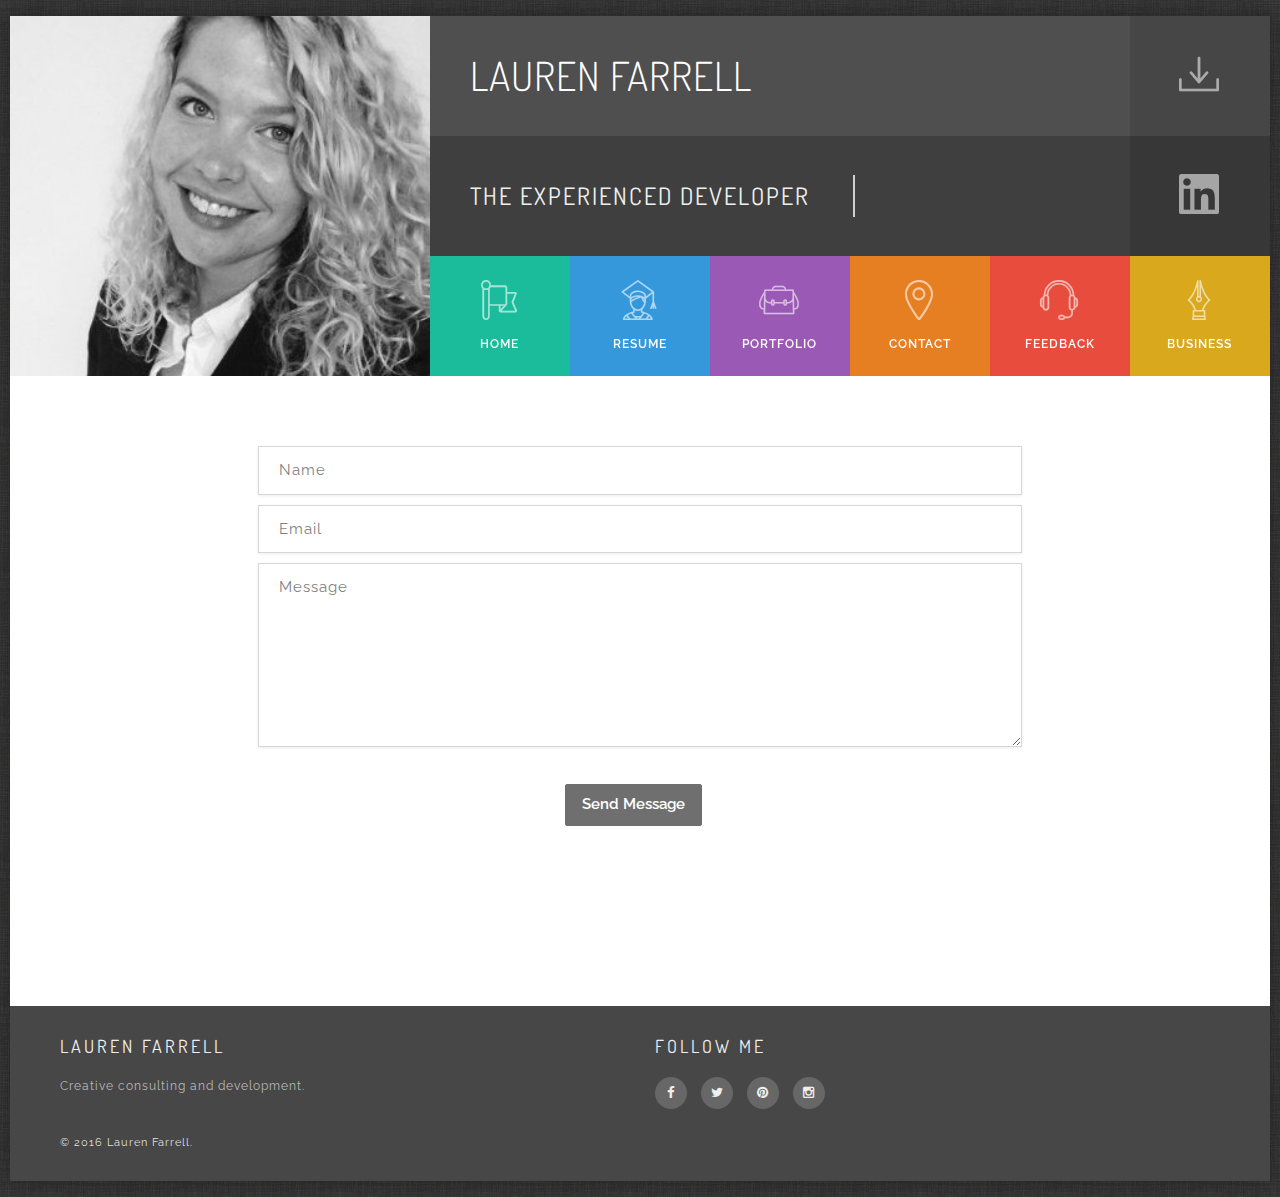
<file: feedback.html>
<!DOCTYPE html>
<html lang="en">
<!--[if IE 9]>
<html class="ie9" lang="en">    <![endif]-->
<!--[if IE 8]>
<html class="ie8" lang="en">    <![endif]-->
<head>
   <meta charset="UTF-8">
   <meta http-equiv="X-UA-Compatible" content="IE=edge">
   <meta name=viewport content="width=device-width, initial-scale=1">

   <title>Lauren Farrell | Contact</title>

   <meta name="description" content="Lauren Farrell | Portfolio">
   <meta name="keywords" content="creative, design, web,  marketing specialist, full stack developer">

   <!-- CSS -->
   <link href="assets/vendor/bootstrap/css/bootstrap.min.css"        property='stylesheet' rel="stylesheet" type="text/css" media="screen"/>
   <link href="assets/vendor/fontawesome/css/font-awesome.min.css"   property='stylesheet' rel="stylesheet" type="text/css" media="screen"/>
   <link href="assets/vendor/flaticons/flaticon.css"                 property='stylesheet' rel="stylesheet" type="text/css" media="screen"/>
   <link href="assets/vendor/hover/css/hover-min.css"                property='stylesheet' rel="stylesheet" type="text/css" media="screen"/>
   <link href="assets/vendor/wow/animate.css"                        property='stylesheet' rel="stylesheet" type="text/css" media="screen"/>
   <link href="assets/vendor/mfp/css/magnific-popup.css"             property='stylesheet' rel="stylesheet" type="text/css" media="screen"/>
   <!-- Custom styles -->
   <link href="assets/custom/css/style.css"                          property='stylesheet' rel="stylesheet" type="text/css" media="screen"/>


   <style>
      #preloader {
         position: fixed;
         left: 0;
         top: 0;
         z-index: 99999;
         width: 100%;
         height: 100%;
         overflow: visible;
         background: #666666 url("assets/custom/images/preloader.gif") no-repeat center center; }
   </style>

</head>

<body class="boxed">


<!--Pre-Loader-->
<div id="preloader"></div>

<header>

  <section id="top-navigation" class="container-fluid nopadding">
     <div class="row nopadding ident ui-bg-color01">
        <!-- Photo -->
        <a href="#!">
           <div class="col-md-5 col-lg-4 vc-photo">&nbsp;</div>
        </a>
        <!-- /Photo -->
        <div class="col-md-7 col-lg-8 vc-name nopadding">
           <!-- Name-Position -->
           <div class="row nopadding name">
              <div class="col-md-10 name-title"><h2 class="font-accident-two-light uppercase">Lauren Farrell</h2></div>
              <div class="col-md-2 nopadding name-pdf">
                 <a href="http://creativelaurels.com/download/LaurenFarrell_Resume-03.2016.pdf" class="hvr-sweep-to-right"><i class="flaticon-download149" title="Download Resume.pdf"></i></a>
              </div>
           </div>
           <div class="row nopadding position">
              <div class="col-md-10 position-title">

                 <section class="cd-intro">
                    <h4 class="cd-headline clip is-full-width font-accident-two-normal uppercase">
                       <span>The experienced </span>
                       <span class="cd-words-wrapper">
                          <b class="is-visible">Developer</b>
                          <b>Graphic Designer</b>
                          <b>Marketing Specialist</b>
                       </span>
                    </h4>
                 </section>

               </div>
               <div class="col-md-2 nopadding pdf">
                  <a href="https://www.linkedin.com/in/creativelaurels" class="hvr-sweep-to-right"><i class="flaticon-linkedin22" title="LinkedIn Profile"></i></a>
               </div>
            </div>
            <!-- /Name-Position -->

            <!-- Main Navigation -->

            <ul id="nav" class="row nopadding cd-side-navigation">
               <li class="col-xs-4 col-sm-2 nopadding menuitem ui-menu-color01">
                  <a href="home.html" class="hvr-sweep-to-bottom"><i class="flaticon-insignia"></i><span>home</span></a>
               </li>
               <li class="col-xs-4 col-sm-2 nopadding menuitem ui-menu-color02">
                  <a href="resume.html" class="hvr-sweep-to-bottom"><i class="flaticon-graduation61"></i><span>resume</span></a>
               </li>
               <li class="col-xs-4 col-sm-2 nopadding menuitem ui-menu-color03">
                  <a href="portfolio.html" class="hvr-sweep-to-bottom"><i class="flaticon-book-bag2"></i><span>portfolio</span></a>
               </li>
               <li class="col-xs-4 col-sm-2 nopadding menuitem ui-menu-color04">
                  <a href="contacts.html" class="hvr-sweep-to-bottom"><i class="flaticon-placeholders4"></i><span>contact</span></a>
               </li>
               <li class="col-xs-4 col-sm-2 nopadding menuitem ui-menu-color05">
                  <a href="feedback.html" class="hvr-sweep-to-bottom"><i class="flaticon-earphones18"></i><span>feedback</span></a>
               </li>
               <li class="col-xs-4 col-sm-2 nopadding menuitem ui-menu-color06">
                  <a href="blog.html" class="hvr-sweep-to-bottom"><i class="flaticon-pens15"></i><span>business</span></a>
               </li>
            </ul>

            <!-- /Main Navigation -->

         </div>
      </div>
   </section>

</header>

<!-- Container -->
<div class="content-wrap">

   <div id="feedback" class="inner-content">

      <!-- <section id="page-title" class="inner-section">
         <div class="container-fluid nopadding wow fadeInRight" data-wow-delay="0.4s" data-wow-offset="10">
            <h2 class="font-accident-two-normal uppercase">Feedback</h2>
            <h5 class="font-accident-one-bold uppercase subtitle">Title...</h5>
            <p class="small fontcolor-medium">
               Lorem ipsum dolor sit amet, consectetur adipiscing elit. Etiam id metus purus. Ut vulputate, est vel tincidunt mattis, orci neque iaculis lectus, et interdum quam felis vel tortor. Fusce ultrices dui quis nunc dignissim faucibus. Ut ac odio quis nibh viverra fringilla ac id nisi. Suspendisse tincidunt augue quis ligula cursus, non efficitur ligula faucibus. Mauris id neque maximus, tincidunt metus et, sodales nulla.
            </p>
         </div>
      </section> -->

      <!-- Feedback Block -->
      <section class="inner-section feedback feedback-light">

         <div class="container-fluid nopadding">

            <div class="row">

               <div class="col-md-2">&nbsp;</div>
               <div class="col-md-8 e-centered wow fadeInDown" data-wow-delay="0.6s" data-wow-offset="10">
                  <div class="dividewhite2"></div>
                  <div id="form-messages"></div>
                  <form id="ajax-contact" method="post" action="assets/custom/php/form.php" class="wpcf7-form">
                     <div class="field">
                        <!--<label for="name">Name:</label>-->
                        <input type="text" id="name" name="name" placeholder="Name" required>
                     </div>

                     <div class="field">
                        <!--<label for="email">Email:</label>-->
                        <input type="email" id="email" name="email" placeholder="Email" required>
                     </div>

                     <div class="field">
                        <!--<label for="message">Message:</label>-->
                        <textarea id="message" name="message" placeholder="Message" rows="7" cols="30"  required></textarea>
                     </div>

                     <div class="dividewhite2"></div>

                     <div class="field text-center">
                        <button type="submit" class="btn btn-lg btn-darker">Send Message</button>
                     </div>
                  </form>
               </div>
               <div class="col-md-2">&nbsp;</div>
               <div class="col-md-12 divider-dynamic"></div>
            </div>

         </div>

         <div class="dividewhite6"></div>

      </section>
      <!-- /Feedback Block -->

      <!-- Testmonials Block -->
      <!-- <section id="testmonials" class="inner-section bg-color02">
         <div class="container-fluid nopadding">

            <div class="wow fadeInDown" data-wow-delay="0.4s" data-wow-offset="10">
               <h3 class="font-accident-two-normal uppercase text-center">Testmonials</h3>
               <h5 class="font-accident-one-bold uppercase text-center subtitle">Working hard and making the success</h5>
               <div class="dividewhite1"></div>
               <p class="small fontcolor-medium text-center">
                  Customize your website as you want using different colors and 100% free fonts. Build it from pieces and
                  blocks as simple as Lego. <br>
                  Electronic Website Template is fully responsive, looks and works perfect on any device.
               </p>
            </div> -->

            <!-- <div class="dividewhite4"></div>

            <div class="row">
               <div class="col-md-4 wow fadeInLeft" data-wow-delay="0.5s" data-wow-offset="10">
                  <div class="row">
                     <div class="col-xs-3">
                        <img src="assets/custom/images/userpic04.jpg" alt="Rachel James Johnes" class="img-responsive img-circle author-userpic">
                     </div>
                     <div class="col-xs-9">
                        <h5 class="font-accident-one-bold text-left uppercase">Hans Zimmer</h5>
                        <p class="small hovercolor">Apple Inc.</p>
                        <p class="text-left small">
                           With more devices come varying screen resolutions, definitions and orientations. New devices
                           with new screen sizes are being developed every day, and each of these devices may be able...
                        </p>
                     </div>
                  </div>
                  <div class="divider-dynamic"></div>
               </div>
               <div class="col-md-4 wow fadeInUp" data-wow-delay="0.5s" data-wow-offset="10">
                  <div class="row">
                     <div class="col-xs-3">
                        <img src="assets/custom/images/userpic02.jpg" alt="Rachel James Johnes" class="img-responsive img-circle author-userpic">
                     </div>
                     <div class="col-xs-9">
                        <h5 class="font-accident-one-bold text-left uppercase">Mario Quinn</h5>
                        <p class="small hovercolor">Adobe</p>
                        <p class="text-left small">
                           With more devices come varying screen resolutions, definitions and orientations. New devices
                           with new screen sizes are being developed every day, and each of these devices
                        </p>
                     </div>
                  </div>
                  <div class="divider-dynamic"></div>
               </div>
               <div class="col-md-4 wow fadeInRight" data-wow-delay="0.5s" data-wow-offset="10">
                  <div class="row">
                     <div class="col-xs-3">
                        <img src="assets/custom/images/userpic03.jpg" alt="Rachel James Johnes" class="img-responsive img-circle author-userpic">
                     </div>
                     <div class="col-xs-9">
                        <h5 class="font-accident-one-bold text-left uppercase">Karl Romm</h5>
                        <p class="small hovercolor">BMW</p>
                        <p class="text-left small">
                           With more devices come varying screen resolutions, definitions and orientations. New devices
                           with new screen sizes are being developed every day, and each of these devices
                        </p>
                     </div>
                  </div>
                  <div class="divider-dynamic"></div>
               </div>
            </div> -->

            <div class="dividewhite6"></div>

         </div>
      </section>
      <!-- /Testmonials Block -->

   </div>

</div>

<footer class="padding-50 ui-bg-color02">
   <div class="container-fluid nopadding">
      <div class="row wow fadeInDown" data-wow-delay=".2s" data-wow-offset="10">
         <div class="col-md-6">
            <h4 class="font-accident-two-normal uppercase">Lauren Farrell</h4>
            <p class="inline-block">
               Creative consulting and development.
            </p>
            <div class="divider-dynamic"></div>
          </div>
         <div class="col-md-6">
            <h4 class="font-accident-two-normal uppercase">Follow me</h4>
            <div class="follow">
               <ul class="list-inline social">
                  <li><a target="_blank" href="http://www.facebook.com/creativelaurels" class="rst-icon-facebook"><i class="fa fa-facebook"></i></a></li>
                  <li><a target="_blank" href="http://www.twitter.com/creativelaurels" class="rst-icon-twitter"><i class="fa fa-twitter"></i></a></li>
                  <li><a target="_blank" href="http://www.pinterest.com/creativelaurels" class="rst-icon-pinterest"><i class="fa fa-pinterest"></i></a></li>
                  <li><a target="_blank" href="http://www.instagram.com/elle_feral" class="rst-icon-instagram"><i class="fa fa-instagram"></i></a></li>
               </ul>
             </div>
            </div>
            <div class="divider-dynamic"></div>
         </div>
      </div>
      <div class="dividewhite1"></div>
      <div class="row wow fadeInDown" data-wow-delay=".4s" data-wow-offset="10">
         <div class="col-md-12 copyrights">
            <p>© 2016 Lauren Farrell.</p>
         </div>
      </div>
   </div>
</footer>

<div id="image-cache" class="hidden"></div>

<!-- JS -->
<script src="assets/vendor/jquery/js/jquery-2.2.0.min.js"            type="text/javascript"></script>
<script src="assets/vendor/bootstrap/js/bootstrap.min.js"            type="text/javascript"></script>
<script src="assets/vendor/imagesloaded/js/imagesloaded.pkgd.min.js" type="text/javascript"></script>
<script src="assets/vendor/isotope/js/isotope.pkgd.min.js"           type="text/javascript"></script>
<script src="assets/vendor/mfp/js/jquery.magnific-popup.min.js"      type="text/javascript"></script>
<script src="assets/vendor/circle-progress/circle-progress.js"       type="text/javascript"></script>
<script src="assets/vendor/waypoints/waypoints.min.js"               type="text/javascript"></script>
<script src="assets/vendor/anicounter/jquery.counterup.min.js"       type="text/javascript"></script>
<!--<script src="assets/vendor/wow/wow.min.js"                           type="text/javascript"></script>-->
<script src="assets/vendor/pjax/jquery.pjax.js"                      type="text/javascript"></script>
<!--<script src="https://maps.google.com/maps/api/js"                    type="text/javascript"></script>-->
<!-- Custom scripts -->
<script src="assets/custom/js/custom.js"                             type="text/javascript"></script>

</body>

</html>
</file>
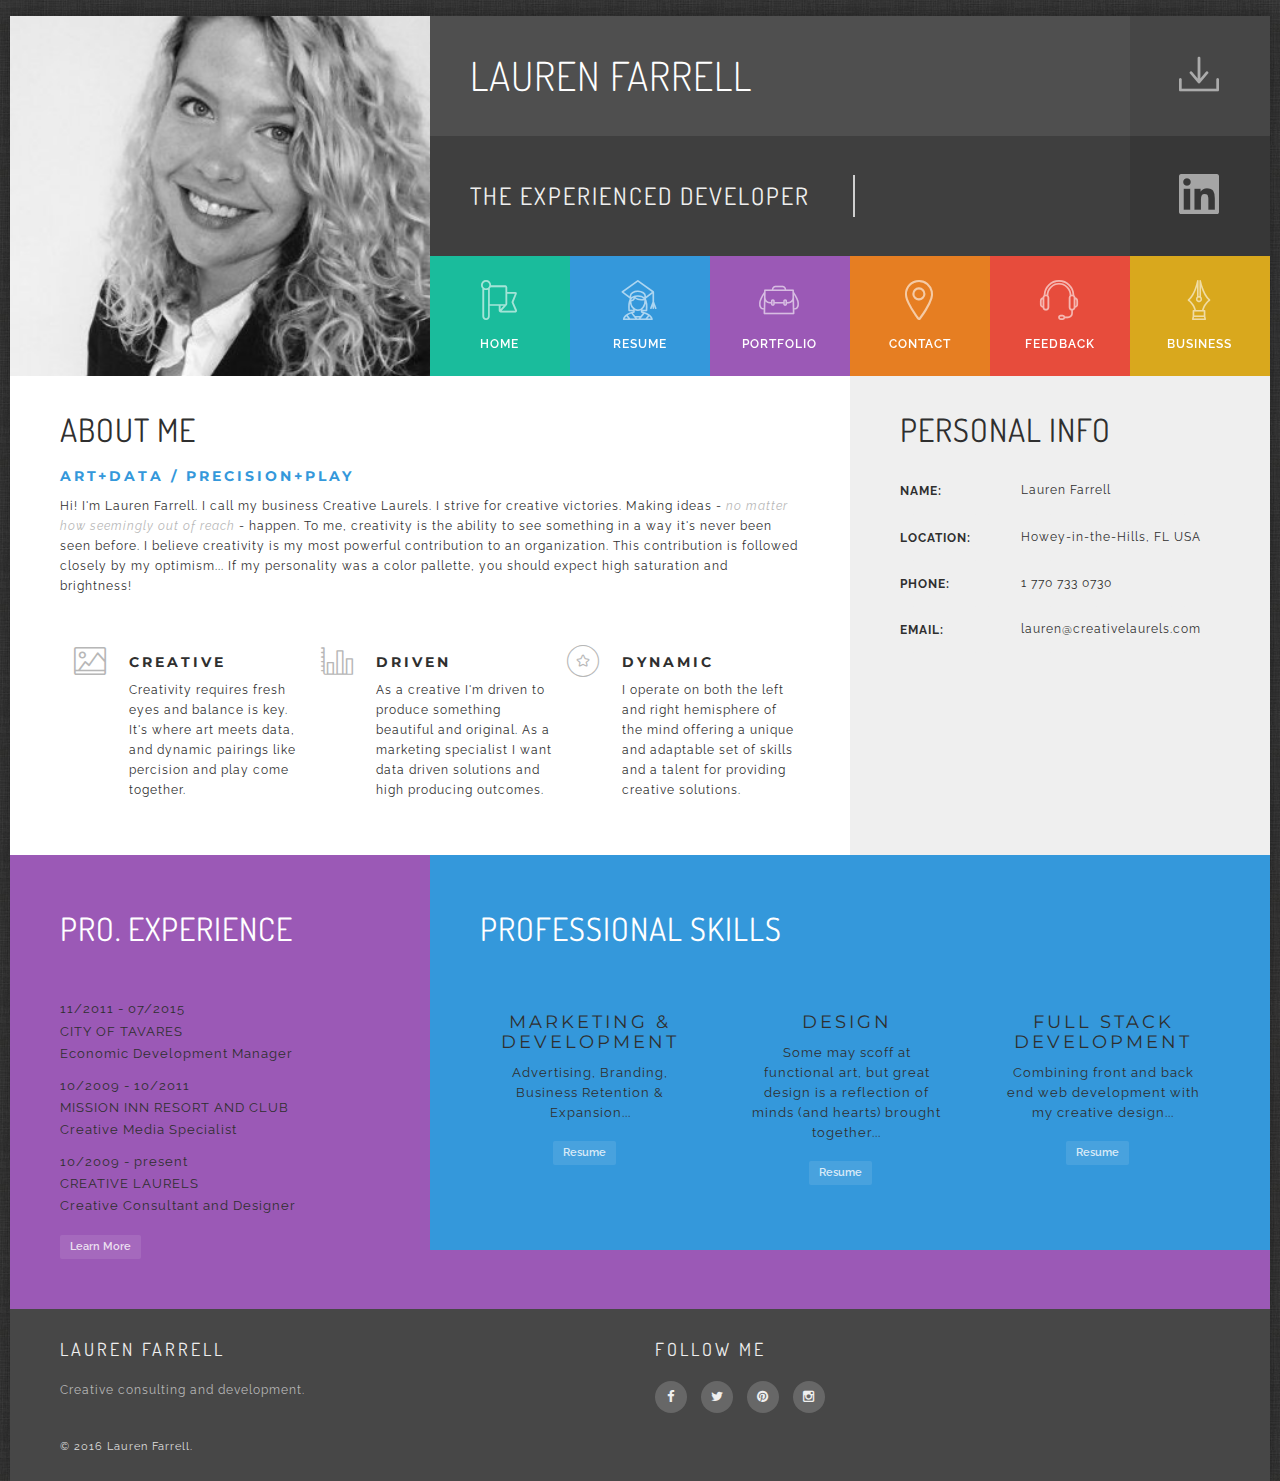
<file: home.html>
<!DOCTYPE html>
<html lang="en">
<!--[if IE 9]>
<html class="ie9" lang="en">    <![endif]-->
<!--[if IE 8]>
<html class="ie8" lang="en">    <![endif]-->
<head>
   <meta charset="UTF-8">
   <meta http-equiv="X-UA-Compatible" content="IE=edge">
   <meta name=viewport content="width=device-width, initial-scale=1">

   <title>Lauren Farrell | Home</title>

   <meta name="description" content="Lauren Farrell Portfolio">
   <meta name="keywords" content="creative, design, web,  marketing specialist, full stack developer">

   <!-- CSS -->
   <link href="assets/vendor/bootstrap/css/bootstrap.min.css"        property='stylesheet' rel="stylesheet" type="text/css" media="screen"/>
   <link href="assets/vendor/fontawesome/css/font-awesome.min.css"   property='stylesheet' rel="stylesheet" type="text/css" media="screen"/>
   <link href="assets/vendor/flaticons/flaticon.css"                 property='stylesheet' rel="stylesheet" type="text/css" media="screen"/>
   <link href="assets/vendor/hover/css/hover-min.css"                property='stylesheet' rel="stylesheet" type="text/css" media="screen"/>
   <link href="assets/vendor/wow/animate.css"                        property='stylesheet' rel="stylesheet" type="text/css" media="screen"/>
   <link href="assets/vendor/mfp/css/magnific-popup.css"             property='stylesheet' rel="stylesheet" type="text/css" media="screen"/>
   <link href="assets/custom/css/style.css"                          property='stylesheet' rel="stylesheet" type="text/css" media="screen"/>

   <style>
      #preloader {
         position: fixed;
         left: 0;
         top: 0;
         z-index: 99999;
         width: 100%;
         height: 100%;
         overflow: visible;
         background: #666666 url("assets/custom/images/preloader.gif") no-repeat center center; }
   </style>

</head>

<body class="boxed">

<!--Pre-Loader-->
<div id="preloader"></div>

<header>

   <section id="top-navigation" class="container-fluid nopadding">
      <div class="row nopadding ident ui-bg-color01">
         <!-- Photo -->
         <a href="#!">
            <div class="col-md-5 col-lg-4 vc-photo">&nbsp;</div>
         </a>
         <!-- /Photo -->
         <div class="col-md-7 col-lg-8 vc-name nopadding">
            <!-- Name-Position -->
            <div class="row nopadding name">
               <div class="col-md-10 name-title"><h2 class="font-accident-two-light uppercase">Lauren Farrell</h2></div>
               <div class="col-md-2 nopadding name-pdf">
                  <a href="http://creativelaurels.com/download/LaurenFarrell_Resume-03.2016.pdf" class="hvr-sweep-to-right"><i class="flaticon-download149" title="Download Resume.pdf"></i></a>
               </div>
            </div>
            <div class="row nopadding position">
               <div class="col-md-10 position-title">

                  <section class="cd-intro">
                     <h4 class="cd-headline clip is-full-width font-accident-two-normal uppercase">
                        <span>The experienced </span>
                        <span class="cd-words-wrapper">
                           <b class="is-visible">Developer</b>
                           <b>Graphic Designer</b>
                           <b>Marketing Specialist</b>
                        </span>
                     </h4>
                  </section>

               </div>
               <div class="col-md-2 nopadding pdf">
                  <a href="https://www.linkedin.com/in/creativelaurels" class="hvr-sweep-to-right"><i class="flaticon-linkedin22" title="LinkedIn Profile"></i></a>
               </div>
            </div>
            <!-- /Name-Position -->

            <!-- Main Navigation -->

            <ul id="nav" class="row nopadding cd-side-navigation">
               <li class="col-xs-4 col-sm-2 nopadding menuitem ui-menu-color01">
                  <a href="home.html" class="hvr-sweep-to-bottom"><i class="flaticon-insignia"></i><span>home</span></a>
               </li>
               <li class="col-xs-4 col-sm-2 nopadding menuitem ui-menu-color02">
                  <a href="resume.html" class="hvr-sweep-to-bottom"><i class="flaticon-graduation9"></i><span>resume</span></a>
               </li>
               <li class="col-xs-4 col-sm-2 nopadding menuitem ui-menu-color03">
                  <a href="portfolio.html" class="hvr-sweep-to-bottom"><i class="flaticon-book-bag2"></i><span>portfolio</span></a>
               </li>
               <li class="col-xs-4 col-sm-2 nopadding menuitem ui-menu-color04">
                  <a href="contacts.html" class="hvr-sweep-to-bottom"><i class="flaticon-placeholders4"></i><span>contact</span></a>
               </li>
               <li class="col-xs-4 col-sm-2 nopadding menuitem ui-menu-color05">
                  <a href="feedback.html" class="hvr-sweep-to-bottom"><i class="flaticon-earphones18"></i><span>feedback</span></a>
               </li>
               <li class="col-xs-4 col-sm-2 nopadding menuitem ui-menu-color06">
                  <a href="http://www.creativelaurels.com" class="hvr-sweep-to-bottom"><i class="flaticon-pens15"></i><span>business</span></a>
               </li>
            </ul>

            <!-- /Main Navigation -->

         </div>
      </div>
   </section>

</header>

<!-- Container -->
<div class="content-wrap">

   <section id="homesection" class="container-fluid nopadding">

      <div class="m-details row nopadding bg-color01">

         <div class="col-md-8 nopadding">
            <div class="padding-50 wow fadeInDown" data-wow-delay="0.2s" data-wow-offset="10">
               <div class="row nopadding">
                  <div class="col-md-12 nopadding">
                     <h3 class="font-accident-two-normal uppercase">About me</h3>
                     <div class="quote">
                        <h5 class="font-accident-one-bold uppercase subtitle"> art+data / precision+play</h5>
                        <div class="dividewhite1"></div>
                        <p class="small">
                           Hi! I'm Lauren Farrell. I call my business Creative Laurels. I strive for creative victories. Making ideas -<i> no matter how seemingly out of reach</i> - happen.
                           To me, creativity is the ability to see something in a way it's never been seen before. I believe creativity is my most powerful contribution to an organization.
                           This contribution is followed closely by my optimism... If my personality was a color pallette, you should expect high saturation and brightness!
                        </p>
                        <div class="dividewhite2"></div>
                     </div>
                  </div>
               </div>
               <div class="divider-dynamic"></div>
               <div class="row nopadding">
                  <div class="col-md-4 infoblock nopadding">
                     <div class="row">
                        <div class="col-sm-1 col-md-3"><i class="flaticon-photo246"></i><div class="dividewhite1"></div></div>
                        <div class="col-sm-11 col-md-9">
                           <h5 class="font-accident-one-bold uppercase">Creative</h5>
                           <p class="small">
                              Creativity requires fresh eyes and balance is key. It's where art meets data, and dynamic pairings like percision and play come together.
                           </p>
                        </div>
                     </div>
                     <div class="divider-dynamic"></div>
                  </div>
                  <div class="col-md-4 infoblock nopadding">
                     <div class="row">
                        <div class="col-sm-1 col-md-3"><i class="flaticon-stats47"></i><div class="dividewhite1"></div></div>
                        <div class="col-sm-11 col-md-9">
                           <h5 class="font-accident-one-bold uppercase">Driven</h5>
                           <p class="small">
                              As a creative I'm driven to produce something beautiful and original. As a marketing specialist I want data driven solutions and high producing outcomes.
                           </p>
                        </div>
                     </div>
                     <div class="divider-dynamic"></div>
                  </div>
                  <div class="col-md-4 infoblock nopadding">
                     <div class="row">
                        <div class="col-sm-1 col-md-3"><i class="flaticon-circle-4"></i><div class="dividewhite1"></div></div>
                        <div class="col-sm-11 col-md-9">
                           <h5 class="font-accident-one-bold uppercase">Dynamic</h5>
                           <p class="small">
                              I operate on both the left and right hemisphere of the mind offering a unique and adaptable set of skills and a talent for providing creative solutions.
                           </p>
                        </div>
                     </div>
                     <div class="divider-dynamic"></div>
                  </div>
               </div>
            </div>
         </div>

         <div class="col-md-4 personal nopadding ui-block-color01">
            <div class="padding-50 wow fadeInRight" data-wow-delay="0.4s" data-wow-offset="10">
               <h3 class="font-accident-two-normal uppercase">Personal Info</h3>
               <div class="dividewhite3"></div>
               <div>
                  <div class="fullwidth box">
                     <div class="one"><p class="small uppercase">Name:</p></div>
                     <div class="two"><p class="small">Lauren Farrell</p></div>
                  </div>
                  <!--<div class="fullwidth box">
                     <div class="one"><p class="small uppercase text-nowrap">Date of Birth:</p></div>
                     <div class="two"><p class="small">05/25/1985</p></div>-->
                  </div>
                  <div class="fullwidth box">
                     <div class="one"><p class="small uppercase">Location:</p></div>
                     <div class="two"><p class="small">Howey-in-the-Hills, FL USA</p></div>
                  </div>
                  <div class="fullwidth box">
                     <div class="one"><p class="small uppercase">Phone:</p></div>
                     <div class="two"><p class="small">1 770 733 0730</p></div>
                  </div>
                  <div class="fullwidth box">
                     <div class="one"><p class="small uppercase">Email:</p></div>
                     <div class="two"><p class="small">lauren@creativelaurels.com</p></div>
                  </div>
               </div>
               <div class="dividewhite1"></div>
            </div>
         </div>

      </div>

      <div class="row nopadding ui-block-color02">

         <div class="col-md-4 pro-experience nopadding">
            <div class="padding-50 wow fadeInRight" data-wow-delay="0.6s" data-wow-offset="5">
               <h3 class="font-accident-two-normal uppercase">Pro. Experience</h3>
               <div class="dividewhite4"></div>
               <div class="experience">
                  <ul class="">
                     <li class="date">11/2011 - 07/2015</li>
                     <li class="company uppercase">
                        <a>
                           City of Tavares
                        </a>
                     </li>
                     <li class="position">Economic Development Manager</li>
                  </ul>
                  <ul class="">
                     <li class="date">10/2009 - 10/2011</li>
                     <li class="company uppercase">
                        <a>
                           Mission Inn Resort and Club
                        </a>
                     </li>
                     <li class="position">Creative Media Specialist</li>
                  </ul>
                  <ul class="">
                     <li class="date">10/2009 - present</li>
                     <li class="company uppercase">
                        <a>
                           Creative Laurels
                        </a>
                     </li>
                     <li class="position">Creative Consultant and Designer</li>
                  </ul>
               </div>
               <a href="/resume.html" class="btn btn-wh-trans btn-xs">Learn More</a>
               <div class="dividewhite1"></div>
            </div>
         </div>

         <div class="col-md-8 circle-skills nopadding ui-block-color03">
            <div class="padding-50 wow fadeInLeft" data-wow-delay="0.6s" data-wow-offset="5">
               <h3 class="font-accident-two-normal uppercase">Professional Skills</h3>
               <div class="dividewhite1"></div>
               <div class="row">
                  <div class="col-sm-4 nopadding">
                     <div class="progressbar" data-animate="false">
                        <div class="circle font-accident-one-normal" data-percent="85.5">
                           <div></div>
                           <h4 class="font-accident-one-normal uppercase">Marketing & Development</h4>
                           <p class="font-regular-normal">
                              Advertising, Branding, Business Retention & Expansion...
                           </p>
                           <a href="resume.html" class="btn btn-wh-trans btn-xs">Resume</a>
                        </div>
                     </div>
                  </div>
                  <div class="col-sm-4 nopadding">
                     <div class="progressbar" data-animate="false">
                        <div class="circle font-accident-one-normal" data-percent="91.8">
                           <div></div>
                           <h4 class="font-accident-one-normal uppercase">Design</h4>
                           <p class="font-regular-normal">
                              Some may scoff at functional art, but great design is a reflection of minds (and hearts) brought together...
                           </p>
                           <a href="resume.html" class="btn btn-wh-trans btn-xs">Resume</a>
                        </div>
                     </div>
                  </div>
                  <div class="col-sm-4 nopadding">
                     <div class="progressbar" data-animate="false">
                        <div class="circle font-accident-one-normal" data-percent="25.5">
                           <div></div>
                           <h4 class="font-accident-one-normal uppercase">Full Stack Development</h4>
                           <p class="font-regular-normal">
                              Combining front and back end web development with my creative design...
                           </p>
                           <a href="resume.html" class="btn btn-wh-trans btn-xs">Resume</a>
                        </div>
                     </div>
                  </div>
               </div>
            </div>
         </div>

      </div>

   </section>

</div>

<footer class="padding-50 ui-bg-color02">
   <div class="container-fluid nopadding">
      <div class="row wow fadeInDown" data-wow-delay=".2s" data-wow-offset="10">
         <div class="col-md-6">
            <h4 class="font-accident-two-normal uppercase">Lauren Farrell</h4>
            <p class="inline-block">
               Creative consulting and development.
            </p>
            <div class="divider-dynamic"></div>
          </div>
         <div class="col-md-6">
            <h4 class="font-accident-two-normal uppercase">Follow me</h4>
            <div class="follow">
               <ul class="list-inline social">
                  <li><a target="_blank" href="http://www.facebook.com/creativelaurels" class="rst-icon-facebook"><i class="fa fa-facebook"></i></a></li>
                  <li><a target="_blank" href="http://www.twitter.com/creativelaurels" class="rst-icon-twitter"><i class="fa fa-twitter"></i></a></li>
                  <li><a target="_blank" href="http://www.pinterest.com/creativelaurels" class="rst-icon-pinterest"><i class="fa fa-pinterest"></i></a></li>
                  <li><a target="_blank" href="http://www.instagram.com/elle_feral" class="rst-icon-instagram"><i class="fa fa-instagram"></i></a></li>
               </ul>
             </div>
            </div>
            <div class="divider-dynamic"></div>
         </div>
      </div>
      <div class="dividewhite1"></div>
      <div class="row wow fadeInDown" data-wow-delay=".4s" data-wow-offset="10">
         <div class="col-md-12 copyrights">
            <p>© 2016 Lauren Farrell.</p>
         </div>
      </div>
   </div>
</footer>

<div id="image-cache" class="hidden"></div>

<!-- JS -->
<script src="assets/vendor/jquery/js/jquery-2.2.0.min.js"            type="text/javascript"></script>
<script src="assets/vendor/bootstrap/js/bootstrap.min.js"            type="text/javascript"></script>
<script src="assets/vendor/imagesloaded/js/imagesloaded.pkgd.min.js" type="text/javascript"></script>
<script src="assets/vendor/isotope/js/isotope.pkgd.min.js"           type="text/javascript"></script>
<script src="assets/vendor/mfp/js/jquery.magnific-popup.min.js"      type="text/javascript"></script>
<script src="assets/vendor/circle-progress/circle-progress.js"       type="text/javascript"></script>
<script src="assets/vendor/waypoints/waypoints.min.js"               type="text/javascript"></script>
<script src="assets/vendor/anicounter/jquery.counterup.min.js"       type="text/javascript"></script>
<!--<script src="assets/vendor/wow/wow.min.js"                           type="text/javascript"></script>-->
<script src="assets/vendor/pjax/jquery.pjax.js"                      type="text/javascript"></script>
<!--<script src="https://maps.google.com/maps/api/js"                    type="text/javascript"></script>-->
<!-- Custom scripts -->
<script src="assets/custom/js/custom.js"                             type="text/javascript"></script>

</body>

</html>
</file>
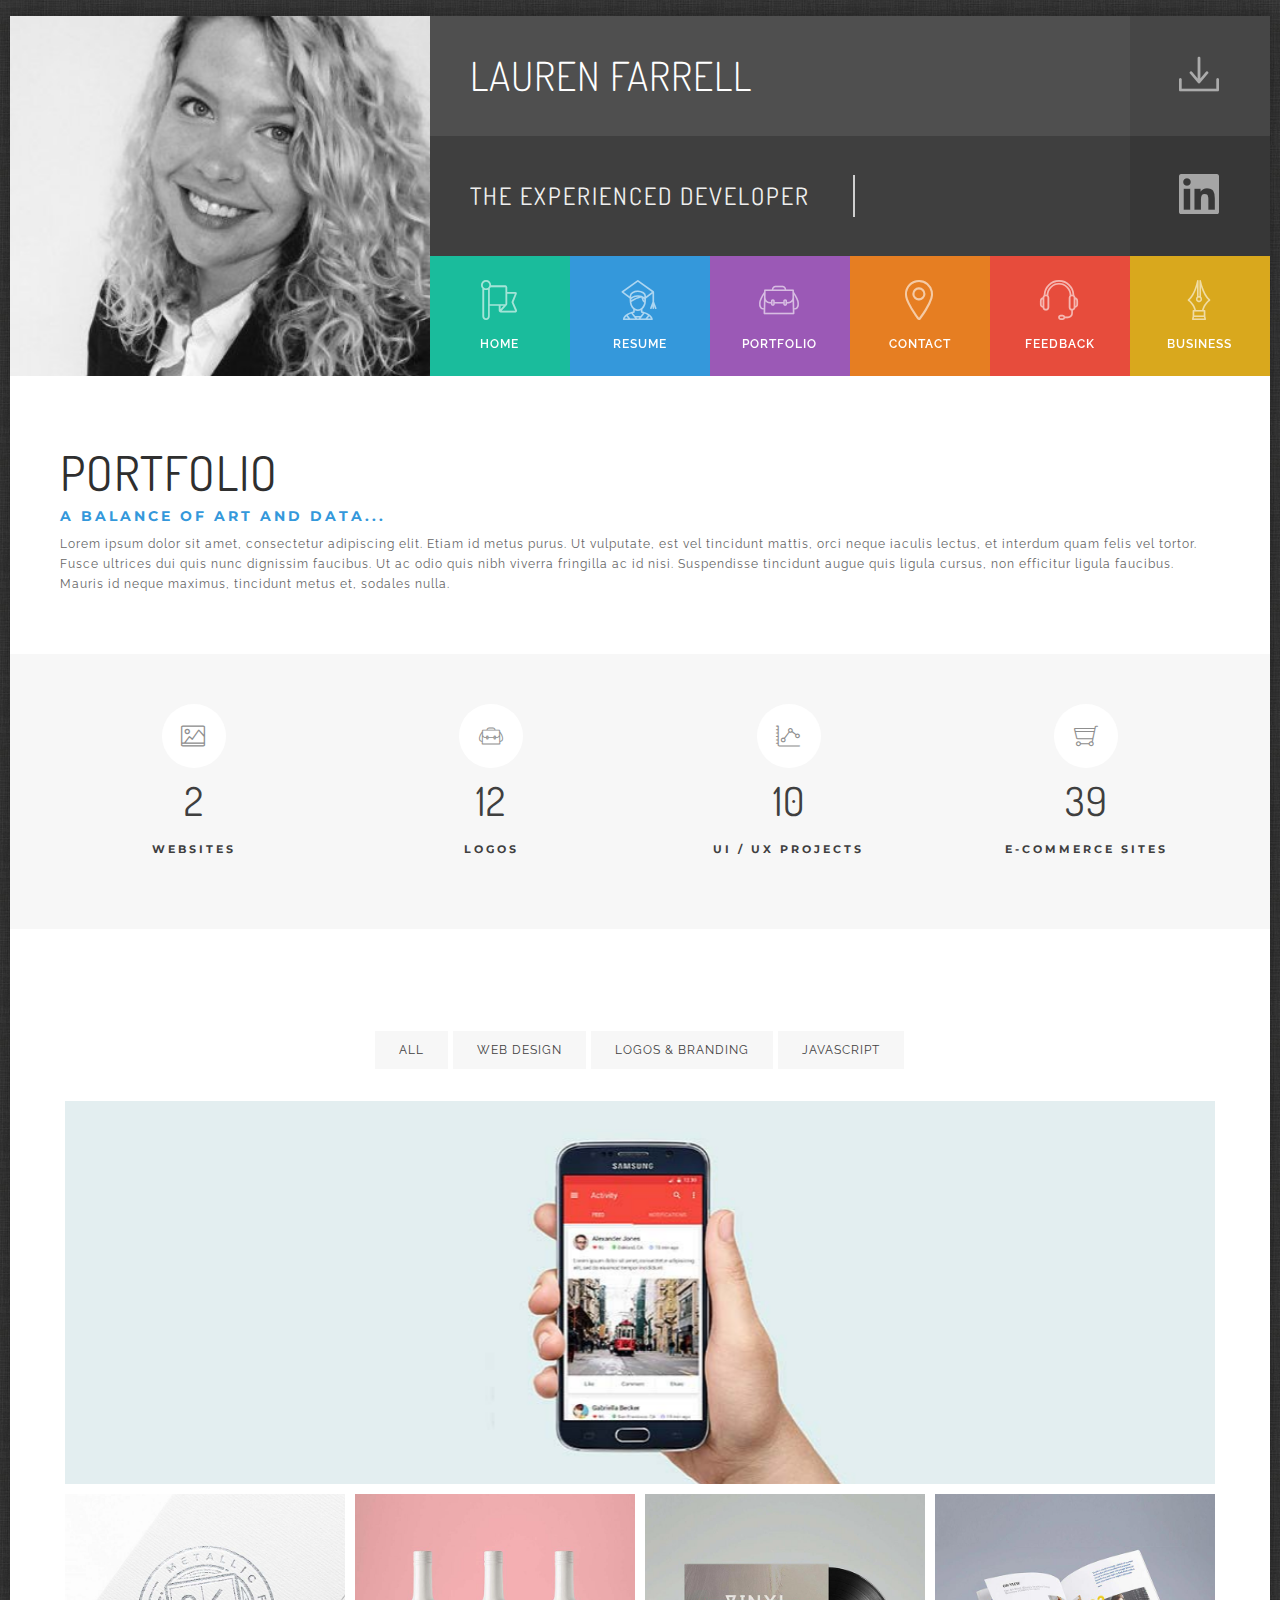
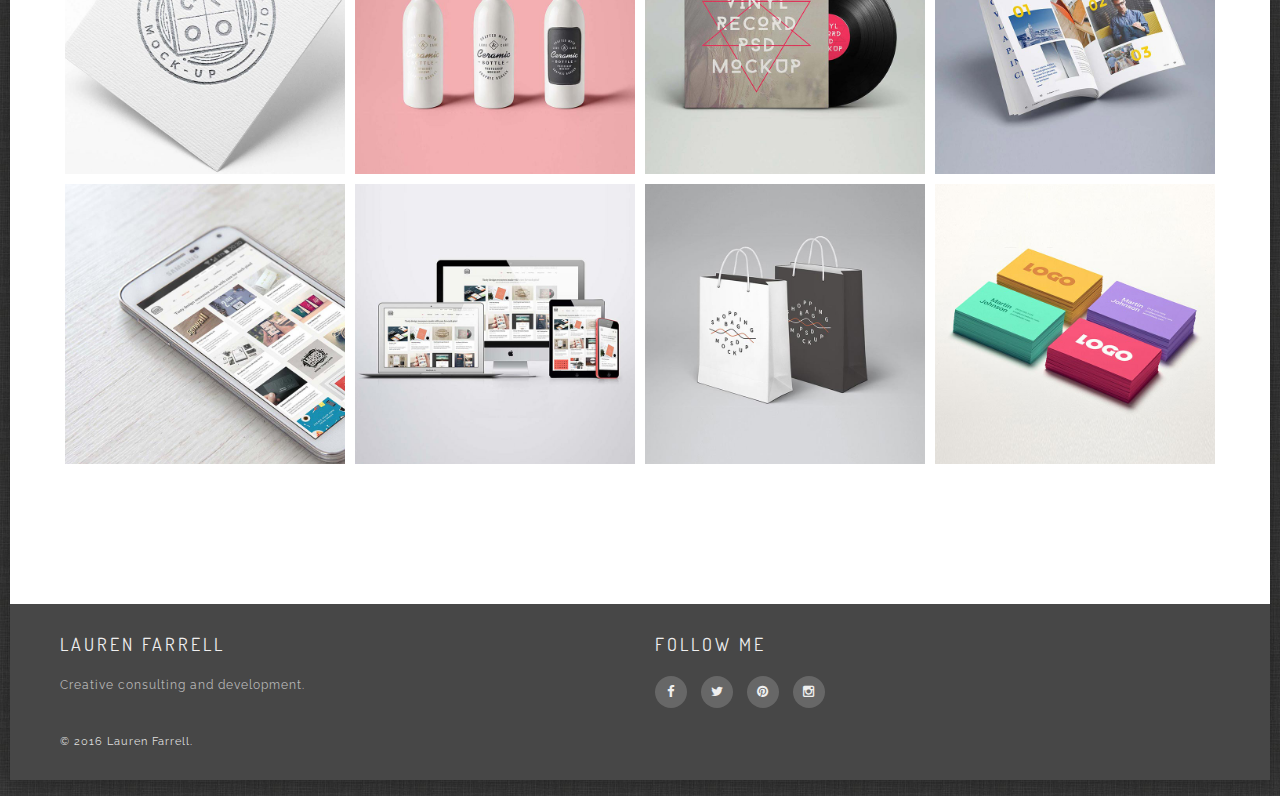
<file: portfolio.html>
<!DOCTYPE html>
<html lang="en">
<!--[if IE 9]>
<html class="ie9" lang="en">    <![endif]-->
<!--[if IE 8]>
<html class="ie8" lang="en">    <![endif]-->
<head>
   <meta charset="UTF-8">
   <meta http-equiv="X-UA-Compatible" content="IE=edge">
   <meta name=viewport content="width=device-width, initial-scale=1">

   <title>Lauren Farrell | Portfolio</title>

   <meta name="description" content="Portfolio - samples of work">
   <meta name="keywords" content="creative, design, full stack, web development">

   <!-- CSS -->
   <link href="assets/vendor/bootstrap/css/bootstrap.min.css"        property='stylesheet' rel="stylesheet" type="text/css" media="screen"/>
   <link href="assets/vendor/fontawesome/css/font-awesome.min.css"   property='stylesheet' rel="stylesheet" type="text/css" media="screen"/>
   <link href="assets/vendor/flaticons/flaticon.css"                 property='stylesheet' rel="stylesheet" type="text/css" media="screen"/>
   <link href="assets/vendor/hover/css/hover-min.css"                property='stylesheet' rel="stylesheet" type="text/css" media="screen"/>
   <link href="assets/vendor/wow/animate.css"                        property='stylesheet' rel="stylesheet" type="text/css" media="screen"/>
   <link href="assets/vendor/mfp/css/magnific-popup.css"             property='stylesheet' rel="stylesheet" type="text/css" media="screen"/>
   <!-- Remove this for disable demo panel styles
   <link href="assets/vendor/styleselector/styleselector.css"        property='stylesheet' rel="stylesheet" type="text/css" media="screen"/>-->
   <!-- Custom styles -->
   <link href="assets/custom/css/style.css"                          property='stylesheet' rel="stylesheet" type="text/css" media="screen"/>

   <style>
      #preloader {
         position: fixed;
         left: 0;
         top: 0;
         z-index: 99999;
         width: 100%;
         height: 100%;
         overflow: visible;
         background: #666666 url("assets/custom/images/preloader.gif") no-repeat center center; }
   </style>

</head>

<body class="boxed">


<!--Pre-Loader-->
<div id="preloader"></div>

<header>

  <section id="top-navigation" class="container-fluid nopadding">
     <div class="row nopadding ident ui-bg-color01">
        <!-- Photo -->
        <a href="#!">
           <div class="col-md-5 col-lg-4 vc-photo">&nbsp;</div>
        </a>
        <!-- /Photo -->
        <div class="col-md-7 col-lg-8 vc-name nopadding">
           <!-- Name-Position -->
           <div class="row nopadding name">
              <div class="col-md-10 name-title"><h2 class="font-accident-two-light uppercase">Lauren Farrell</h2></div>
              <div class="col-md-2 nopadding name-pdf">
                 <a href="http://creativelaurels.com/download/LaurenFarrell_Resume-03.2016.pdf" class="hvr-sweep-to-right"><i class="flaticon-download149" title="Download Resume.pdf"></i></a>
              </div>
           </div>
           <div class="row nopadding position">
              <div class="col-md-10 position-title">

                 <section class="cd-intro">
                    <h4 class="cd-headline clip is-full-width font-accident-two-normal uppercase">
                       <span>The experienced </span>
                       <span class="cd-words-wrapper">
                          <b class="is-visible">Developer</b>
                          <b>Graphic Designer</b>
                          <b>Marketing Specialist</b>
                       </span>
                    </h4>
                 </section>

               </div>
               <div class="col-md-2 nopadding pdf">
                  <a href="https://www.linkedin.com/in/creativelaurels" class="hvr-sweep-to-right"><i class="flaticon-linkedin22" title="LinkedIn Profile"></i></a>
               </div>
            </div>
            <!-- /Name-Position -->

            <!-- Main Navigation -->

            <ul id="nav" class="row nopadding cd-side-navigation">
               <li class="col-xs-4 col-sm-2 nopadding menuitem ui-menu-color01">
                  <a href="home.html" class="hvr-sweep-to-bottom"><i class="flaticon-insignia"></i><span>home</span></a>
               </li>
               <li class="col-xs-4 col-sm-2 nopadding menuitem ui-menu-color02">
                  <a href="resume.html" class="hvr-sweep-to-bottom"><i class="flaticon-graduation61"></i><span>resume</span></a>
               </li>
               <li class="col-xs-4 col-sm-2 nopadding menuitem ui-menu-color03">
                  <a href="portfolio.html" class="hvr-sweep-to-bottom"><i class="flaticon-book-bag2"></i><span>portfolio</span></a>
               </li>
               <li class="col-xs-4 col-sm-2 nopadding menuitem ui-menu-color04">
                  <a href="contacts.html" class="hvr-sweep-to-bottom"><i class="flaticon-placeholders4"></i><span>contact</span></a>
               </li>
               <li class="col-xs-4 col-sm-2 nopadding menuitem ui-menu-color05">
                  <a href="feedback.html" class="hvr-sweep-to-bottom"><i class="flaticon-earphones18"></i><span>feedback</span></a>
               </li>
               <li class="col-xs-4 col-sm-2 nopadding menuitem ui-menu-color06">
                  <a href="blog.html" class="hvr-sweep-to-bottom"><i class="flaticon-pens15"></i><span>business</span></a>
               </li>
            </ul>

            <!-- /Main Navigation -->

         </div>
      </div>
   </section>

</header>

<!-- Container -->
<div class="content-wrap">

   <div id="portfolio" class="inner-content">

      <section id="page-title" class="inner-section">
         <div class="container-fluid nopadding wow fadeInRight" data-wow-delay="0.2s" data-wow-offset="10">
            <h2 class="font-accident-two-normal uppercase">Portfolio</h2>
            <h5 class="font-accident-one-bold uppercase subtitle">A balance of art and data...</h5>
            <p class="small fontcolor-medium">
               Lorem ipsum dolor sit amet, consectetur adipiscing elit. Etiam id metus purus. Ut vulputate, est vel tincidunt mattis, orci neque iaculis lectus, et interdum quam felis vel tortor. Fusce ultrices dui quis nunc dignissim faucibus. Ut ac odio quis nibh viverra fringilla ac id nisi. Suspendisse tincidunt augue quis ligula cursus, non efficitur ligula faucibus. Mauris id neque maximus, tincidunt metus et, sodales nulla.
            </p>
         </div>
      </section>

      <!-- Counts Block -->
      <section id="counts-light-bg" class="counts inner-section bg-color02 wow fadeInDown" data-wow-delay="0.2s" data-wow-offset="10">
         <div class="container-fluid nopadding">
            <div class="count-container row">
               <div class="col-lg-3 col-sm-6 col-xs-12 count">
                  <div>
                     <div class="count-icon">
                        <i class="flaticon-photo246"></i>
                     </div>
                     <span class=".integers digit font-accident-two-normal">10</span>

                     <div class="count-text font-accident-one-bold">Websites</div>
                  </div>
               </div>
               <div class="col-lg-3 col-sm-6 col-xs-12 count">
                  <div>
                     <div class="count-icon">
                        <i class="flaticon-book-bag2"></i>
                     </div>
                     <span class=".integers digit font-accident-two-normal">50</span>

                     <div class="count-text font-accident-one-bold">Logos</div>
                  </div>
               </div>
               <div class="col-lg-3 col-sm-6 col-xs-12 count">
                  <div>
                     <div class="count-icon">
                        <i class="flaticon-stats48"></i>
                     </div>
                     <span class=".integers digit font-accident-two-normal">45</span>

                     <div class="count-text font-accident-one-bold">UI / UX Projects</div>
                  </div>
               </div>
               <div class="col-lg-3 col-sm-6 col-xs-12 count">
                  <div>
                     <div class="count-icon">
                        <i class="flaticon-shopping-carts6"></i>
                     </div>
                     <span class=".integers digit font-accident-two-normal">165</span>

                     <div class="count-text font-accident-one-bold">E-commerce Sites</div>
                  </div>
               </div>
            </div>
            <div class="dividewhite2"></div>
         </div>
      </section>
      <!-- /Counts Block -->

      <!-- Portfolio Block -->
      <section id="portfolio-block" class="inner-section wow fadeInDown" data-wow-delay="0.4s" data-wow-offset="10">

         <div class="dividewhite6"></div>

         <div id="isotope-filters" class="port-filter port-filter-light text-center">
            <ul>
               <li><a href="#cat1" data-filter="*">All</a></li>
               <li><a href="#cat2" data-filter=".web">Web Design</a></li>
               <li><a href="#cat3" data-filter=".creative">Logos & Branding</a></li>
               <li><a href="#cat4" data-filter=".java">Javascript</a></li>
            </ul>
         </div>

         <div class="dividewhite3"></div>

         <div class="grid container-fluid text-center">

            <div id="posts" class="row popup-container">

               <div class="grid-item web col-sm-12">
                  <div class="item-wrap">
                     <figure class="effect-goliath">
                        <div class="popup-call">
                           <a href="assets/custom/images/magazine/00.jpg" class="gallery-item"><i class="flaticon-arrows-4"></i></a>
                        </div>
                        <img src="assets/custom/images/magazine/00.jpg" class="img-responsive'" alt="img11"/>
                        <figcaption>
                           <div class="fig-description">
                              <h3>Custom <span>Website</span></h3>
                              <p>#web #creative </p>
                           </div>
                        </figcaption>
                     </figure>
                  </div>
               </div>

               <div class="grid-item web col-lg-3 col-md-4 col-sm-6">
                  <div class="item-wrap">
                     <figure class="effect-goliath">
                        <div class="popup-call">
                           <a href="assets/custom/images/magazine/01.jpg" class="gallery-item"><i class="flaticon-arrows-4"></i></a>
                        </div>
                        <img src="assets/custom/images/magazine/thumbs/01.jpg" class="img-responsive'" alt="img11"/>
                        <figcaption>
                           <div class="fig-description">
                              <h3>Custom <span>Logos</span></h3>
                              <p>#web #design #creative </p>
                           </div>
                        </figcaption>
                     </figure>
                  </div>
               </div>
               <div class="grid-item grid-sizer web seo col-lg-3 col-md-4 col-sm-6">
                  <div class="item-wrap">
                     <figure class="effect-goliath">
                        <div class="popup-call">
                           <a href="assets/custom/images/magazine/02.jpg" class="gallery-item"><i class="flaticon-arrows-4"></i></a>
                        </div>
                        <img src="assets/custom/images/magazine/thumbs/02.jpg" class="img-responsive" alt="img03"/>
                        <figcaption>
                           <div class="fig-description">
                              <h3>Hang <span>Man</span></h3>
                              <p>#web #javascript</p>
                           </div>
                        </figcaption>
                     </figure>
                  </div>
               </div>
               <div class="grid-item marketing seo col-lg-3 col-md-4 col-sm-6">
                  <div class="item-wrap">
                     <figure class="effect-goliath">
                        <div class="popup-call">
                           <a href="assets/custom/images/magazine/03.jpg" class="gallery-item"><i class="flaticon-arrows-4"></i></a>
                        </div>
                        <img src="assets/custom/images/magazine/thumbs/03.jpg" class="img-responsive" alt="img11"/>
                        <figcaption>
                           <div class="fig-description">
                              <h3>Ice <span>Cold</span></h3>
                              <p>#marketing</p>
                           </div>
                        </figcaption>
                     </figure>
                  </div>
               </div>
               <div class="grid-item marketing seo col-lg-3 col-md-4 col-sm-6">
                  <div class="item-wrap">
                     <figure class="effect-goliath">
                        <div class="popup-call">
                           <a href="assets/custom/images/magazine/04.jpg" class="gallery-item"><i class="flaticon-arrows-4"></i></a>
                        </div>
                        <img src="assets/custom/images/magazine/thumbs/04.jpg" class="img-responsive" alt="img03"/>
                        <figcaption>
                           <div class="fig-description">
                              <h3>Everybody <span>Lies</span></h3>
                              <p>#marketing</p>
                           </div>

                        </figcaption>
                     </figure>
                  </div>
               </div>
               <div class="grid-item web marketing col-lg-3 col-md-4 col-sm-6">
                  <div class="item-wrap">
                     <figure class="effect-goliath">
                        <div class="popup-call">
                           <a href="assets/custom/images/magazine/05.jpg" class="gallery-item"><i class="flaticon-arrows-4"></i></a>
                        </div>
                        <img src="assets/custom/images/magazine/thumbs/05.jpg" class="img-responsive" alt="img11"/>
                        <figcaption>
                           <div class="fig-description">
                              <h3>Music <span>Sounds</span></h3>
                              <p>#web #seo </p>
                           </div>
                        </figcaption>
                     </figure>
                  </div>
               </div>
               <div class="grid-item uncategorized col-lg-3 col-md-4 col-sm-6">
                  <div class="item-wrap">
                     <figure class="effect-goliath">
                        <div class="popup-call">
                           <a href="assets/custom/images/magazine/06.jpg" class="gallery-item"><i class="flaticon-arrows-4"></i></a>
                        </div>
                        <img src="assets/custom/images/magazine/thumbs/06.jpg" class="img-responsive" alt="img03"/>
                        <figcaption>
                           <div class="fig-description">
                              <h3>Fire <span>Burns</span></h3>
                              <p>#web #seo</p>
                           </div>
                        </figcaption>
                     </figure>
                  </div>
               </div>
               <div class="grid-item web col-lg-3 col-md-4 col-sm-6">
                  <div class="item-wrap">
                     <figure class="effect-goliath">
                        <div class="popup-call">
                           <a href="assets/custom/images/magazine/07.jpg" class="gallery-item"><i class="flaticon-arrows-4"></i></a>
                        </div>
                        <img src="assets/custom/images/magazine/thumbs/07.jpg" class="img-responsive" alt="img03"/>
                        <figcaption>
                           <div class="fig-description">
                              <h3>Fire <span>Burns</span></h3>
                              <p>#web #seo</p>
                           </div>
                        </figcaption>
                     </figure>
                  </div>
               </div>
               <div class="grid-item marketing seo col-lg-3 col-md-4 col-sm-6">
                  <div class="item-wrap">
                     <figure class="effect-goliath">
                        <div class="popup-call">
                           <a href="assets/custom/images/magazine/08.jpg" class="gallery-item"><i class="flaticon-arrows-4"></i></a>
                        </div>
                        <img src="assets/custom/images/magazine/thumbs/08.jpg" class="img-responsive" alt="img03"/>
                        <figcaption>
                           <div class="fig-description">
                              <h3>Fire <span>Burns</span></h3>
                              <p>#web #seo</p>
                           </div>
                        </figcaption>
                     </figure>
                  </div>
               </div>

            </div>
         </div>

         <div class="dividewhite8"></div>

      </section>
      <!-- /Portfolio Block -->

   </div>

</div>

<footer class="padding-50 ui-bg-color02">
   <div class="container-fluid nopadding">
      <div class="row wow fadeInDown" data-wow-delay=".2s" data-wow-offset="10">
         <div class="col-md-6">
            <h4 class="font-accident-two-normal uppercase">Lauren Farrell</h4>
            <p class="inline-block">
               Creative consulting and development.
            </p>
            <div class="divider-dynamic"></div>
          </div>
         <div class="col-md-6">
            <h4 class="font-accident-two-normal uppercase">Follow me</h4>
            <div class="follow">
               <ul class="list-inline social">
                  <li><a target="_blank" href="http://www.facebook.com/creativelaurels" class="rst-icon-facebook"><i class="fa fa-facebook"></i></a></li>
                  <li><a target="_blank" href="http://www.twitter.com/creativelaurels" class="rst-icon-twitter"><i class="fa fa-twitter"></i></a></li>
                  <li><a target="_blank" href="http://www.pinterest.com/creativelaurels" class="rst-icon-pinterest"><i class="fa fa-pinterest"></i></a></li>
                  <li><a target="_blank" href="http://www.instagram.com/elle_feral" class="rst-icon-instagram"><i class="fa fa-instagram"></i></a></li>
               </ul>
             </div>
            </div>
            <div class="divider-dynamic"></div>
         </div>
      </div>
      <div class="dividewhite1"></div>
      <div class="row wow fadeInDown" data-wow-delay=".4s" data-wow-offset="10">
         <div class="col-md-12 copyrights">
            <p>© 2016 Lauren Farrell.</p>
         </div>
      </div>
   </div>
</footer>

<div id="image-cache" class="hidden"></div>

<!-- JS -->
<script src="assets/vendor/jquery/js/jquery-2.2.0.min.js"            type="text/javascript"></script>
<script src="assets/vendor/bootstrap/js/bootstrap.min.js"            type="text/javascript"></script>
<script src="assets/vendor/imagesloaded/js/imagesloaded.pkgd.min.js" type="text/javascript"></script>
<script src="assets/vendor/isotope/js/isotope.pkgd.min.js"           type="text/javascript"></script>
<script src="assets/vendor/mfp/js/jquery.magnific-popup.min.js"      type="text/javascript"></script>
<script src="assets/vendor/circle-progress/circle-progress.js"       type="text/javascript"></script>
<script src="assets/vendor/waypoints/waypoints.min.js"               type="text/javascript"></script>
<script src="assets/vendor/anicounter/jquery.counterup.min.js"       type="text/javascript"></script>
<!--<script src="assets/vendor/wow/wow.min.js"                           type="text/javascript"></script>-->
<script src="assets/vendor/pjax/jquery.pjax.js"                      type="text/javascript"></script>
<!--<script src="https://maps.google.com/maps/api/js"                    type="text/javascript"></script>-->
<!-- Custom scripts -->
<script src="assets/custom/js/custom.js"                             type="text/javascript"></script>

</body>

</html>
</file>
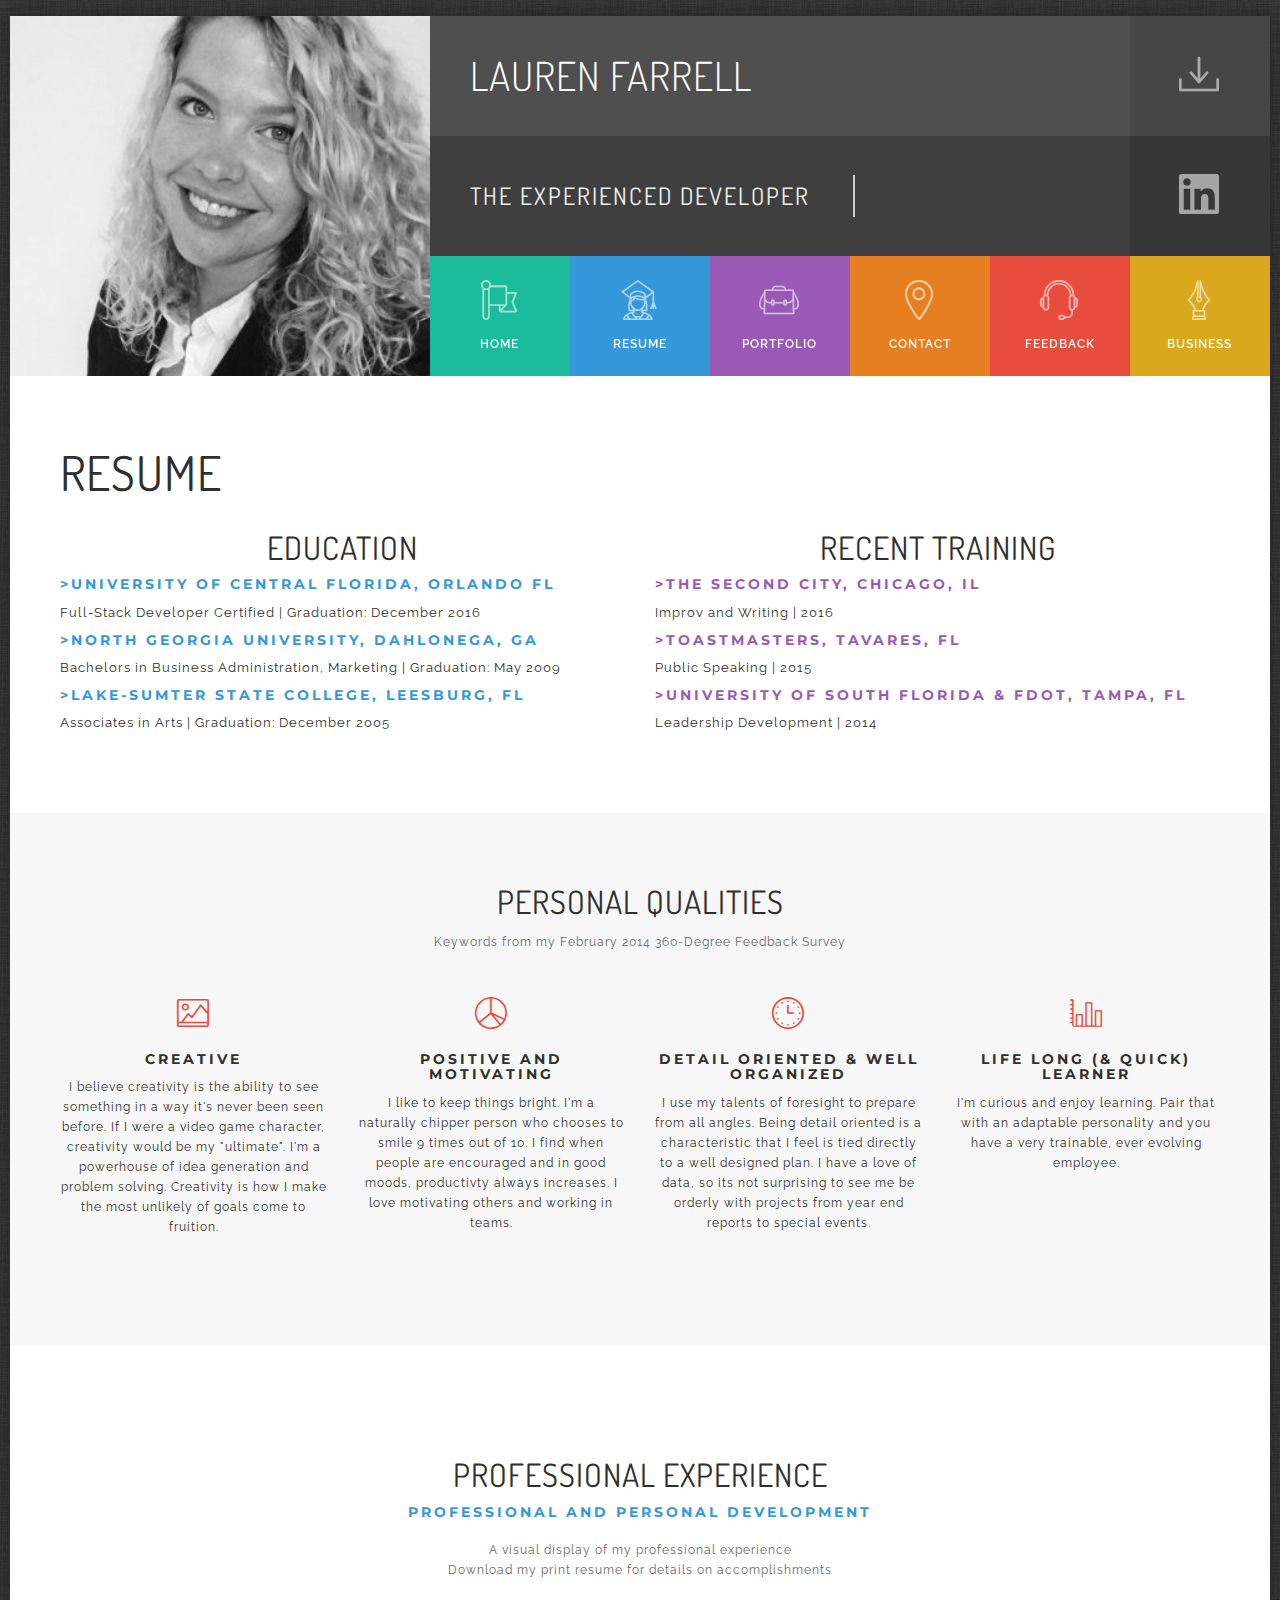
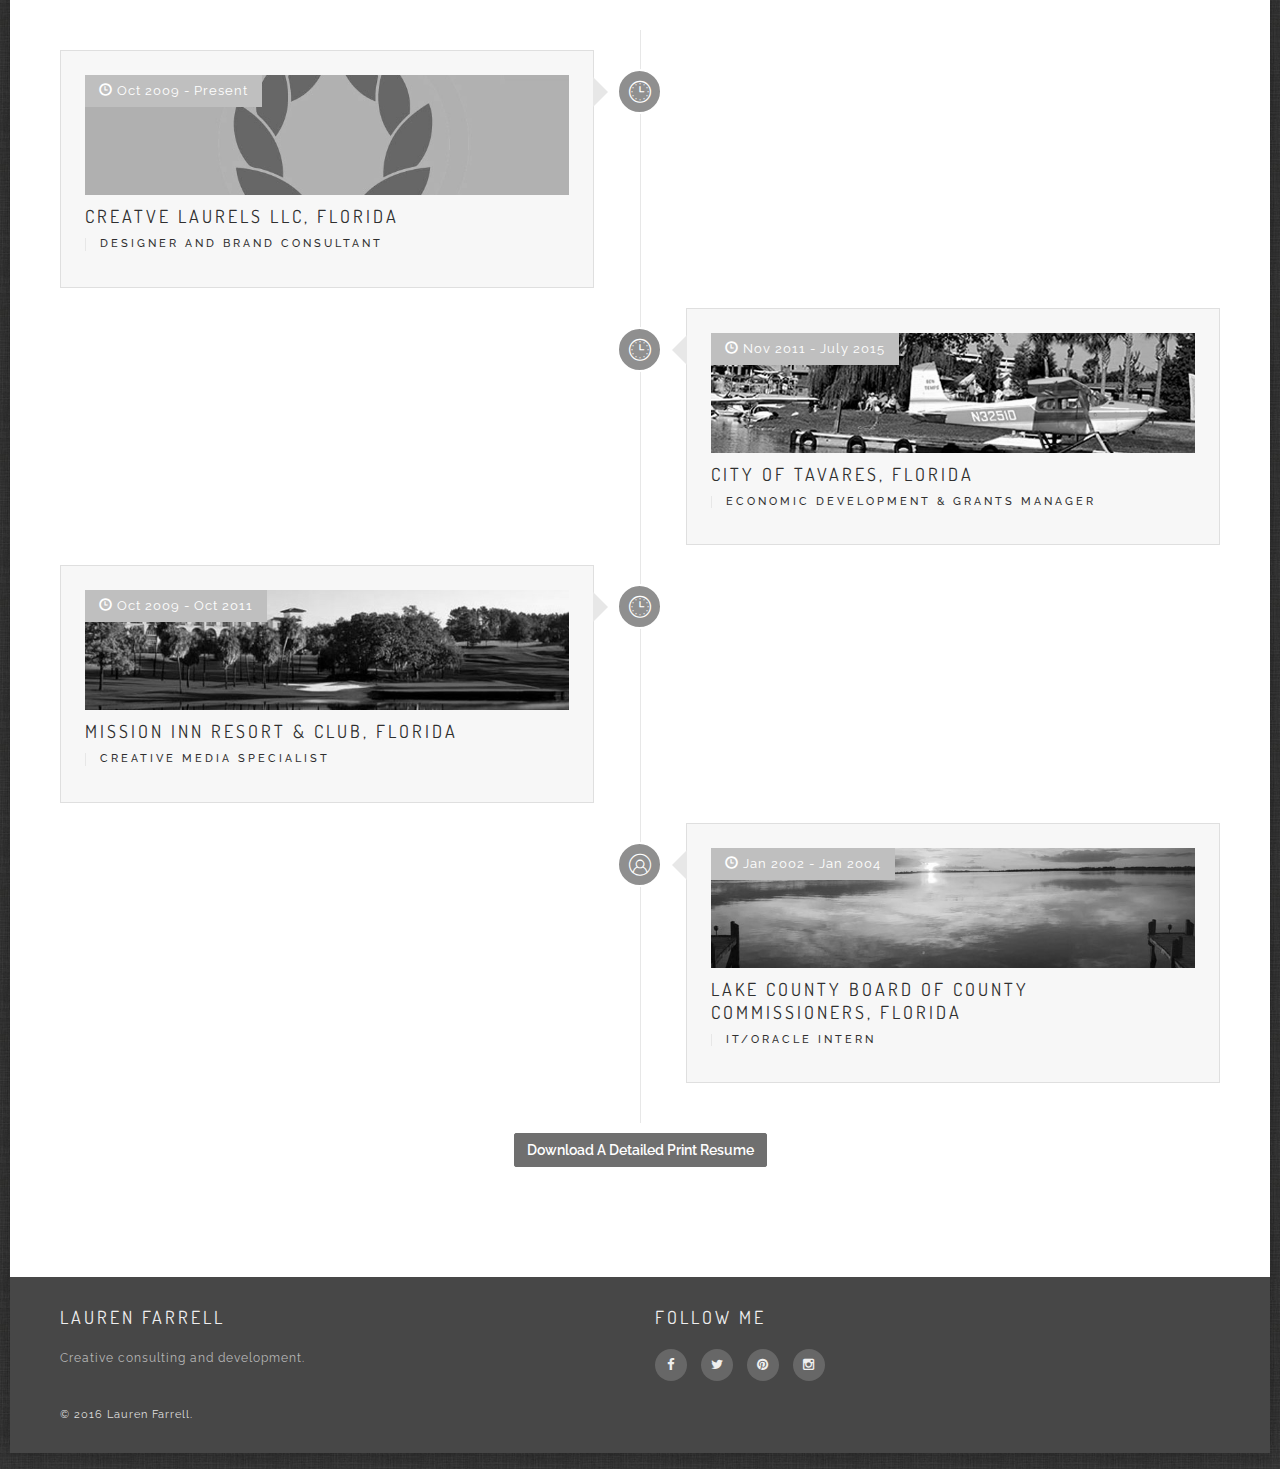
<file: resume.html>
<!DOCTYPE html>
<html lang="en">
<!--[if IE 9]>
<html class="ie9" lang="en">    <![endif]-->
<!--[if IE 8]>
<html class="ie8" lang="en">    <![endif]-->
<head>
   <meta charset="UTF-8">
   <meta http-equiv="X-UA-Compatible" content="IE=edge">
   <meta name=viewport content="width=device-width, initial-scale=1">

   <title>Lauren Farrell | Resume</title>

   <meta name="description" content="Lauren Farrell Portfolio">
   <meta name="keywords" content="creative, design, web, marketing specialist, full stack developer">

   <!-- CSS -->
   <link href="assets/vendor/bootstrap/css/bootstrap.min.css"        property='stylesheet' rel="stylesheet" type="text/css" media="screen"/>
   <link href="assets/vendor/fontawesome/css/font-awesome.min.css"   property='stylesheet' rel="stylesheet" type="text/css" media="screen"/>
   <link href="assets/vendor/flaticons/flaticon.css"                 property='stylesheet' rel="stylesheet" type="text/css" media="screen"/>
   <link href="assets/vendor/hover/css/hover-min.css"                property='stylesheet' rel="stylesheet" type="text/css" media="screen"/>
   <link href="assets/vendor/wow/animate.css"                        property='stylesheet' rel="stylesheet" type="text/css" media="screen"/>
   <link href="assets/vendor/mfp/css/magnific-popup.css"             property='stylesheet' rel="stylesheet" type="text/css" media="screen"/>
   <!--Custom Style-->
   <link href="assets/custom/css/style.css"                          property='stylesheet' rel="stylesheet" type="text/css" media="screen"/>

   <style>
      #preloader {
         position: fixed;
         left: 0;
         top: 0;
         z-index: 99999;
         width: 100%;
         height: 100%;
         overflow: visible;
         background: #666666 url("assets/custom/images/preloader.gif") no-repeat center center; }
   </style>

</head>

<body class="boxed">


<!--Pre-Loader-->
<div id="preloader"></div>

<header>

   <section id="top-navigation" class="container-fluid nopadding">
      <div class="row nopadding ident ui-bg-color01">
         <!-- Photo -->
         <a href="#!">
            <div class="col-md-5 col-lg-4 vc-photo">&nbsp;</div>
         </a>
         <!-- /Photo -->
         <div class="col-md-7 col-lg-8 vc-name nopadding">
            <!-- Name-Position -->
            <div class="row nopadding name">
               <div class="col-md-10 name-title"><h2 class="font-accident-two-light uppercase">Lauren Farrell</h2></div>
               <div class="col-md-2 nopadding name-pdf">
                  <a href="http://creativelaurels.com/download/LaurenFarrell_Resume-03.2016.pdf" class="hvr-sweep-to-right"><i class="flaticon-download149" title="Download_Resume.pdf"></i></a>
               </div>
            </div>
            <div class="row nopadding position">
               <div class="col-md-10 position-title">

                  <section class="cd-intro">
                     <h4 class="cd-headline clip is-full-width font-accident-two-normal uppercase">
                        <span>The experienced </span>
                        <span class="cd-words-wrapper">
                           <b class="is-visible">Developer</b>
                           <b>Graphic Designer</b>
                           <b>Marketing Specialist</b>
                        </span>
                     </h4>
                  </section>

               </div>
               <div class="col-md-2 nopadding pdf">
                    <a href="https://www.linkedin.com/in/creativelaurels" class="hvr-sweep-to-right"><i class="flaticon-linkedin22" title="LinkedIn Profile"></i></a>
               </div>
            </div>
            <!-- /Name-Position -->

            <!-- Main Navigation -->

            <ul id="nav" class="row nopadding cd-side-navigation">
               <li class="col-xs-4 col-sm-2 nopadding menuitem ui-menu-color01">
                  <a href="home.html" class="hvr-sweep-to-bottom"><i class="flaticon-insignia"></i><span>home</span></a>
               </li>
               <li class="col-xs-4 col-sm-2 nopadding menuitem ui-menu-color02">
                  <a href="resume.html" class="hvr-sweep-to-bottom"><i class="flaticon-graduation9"></i><span>resume</span></a>
               </li>
               <li class="col-xs-4 col-sm-2 nopadding menuitem ui-menu-color03">
                  <a href="portfolio.html" class="hvr-sweep-to-bottom"><i class="flaticon-book-bag2"></i><span>portfolio</span></a>
               </li>
               <li class="col-xs-4 col-sm-2 nopadding menuitem ui-menu-color04">
                  <a href="contacts.html" class="hvr-sweep-to-bottom"><i class="flaticon-placeholders4"></i><span>contact</span></a>
               </li>
               <li class="col-xs-4 col-sm-2 nopadding menuitem ui-menu-color05">
                  <a href="feedback.html" class="hvr-sweep-to-bottom"><i class="flaticon-earphones18"></i><span>feedback</span></a>
               </li>
               <li class="col-xs-4 col-sm-2 nopadding menuitem ui-menu-color06">
                  <a href="http://www.creativelaurels.com" class="hvr-sweep-to-bottom"><i class="flaticon-pens15"></i><span>business</span></a>
               </li>
            </ul>

            <!-- /Main Navigation -->

         </div>
      </div>
   </section>

</header>

<!-- Container -->
<div class="content-wrap">

   <div id="resume" class="inner-content">

      <section id="page-title" class="inner-section">
         <div class="container-fluid nopadding wow fadeInRight" data-wow-delay="0.2s" data-wow-offset="10">
            <h2 class="font-accident-two-normal uppercase">Resume</h2>
            <div class="row">
              <div class="col-md-6">
                <h3 class="font-accident-two-normal uppercase text-center">Education</h3>
                <h5 class="font-accident-one-bold uppercase subtitle"> >University of Central Florida, Orlando FL</h5>
                <p>Full-Stack Developer Certified | Graduation: December 2016 </p>
                <h5 class="font-accident-one-bold uppercase subtitle"> >North Georgia University, Dahlonega, GA</h5>
                <p>Bachelors in Business Administration, Marketing | Graduation: May 2009</p>
                <h5 class="font-accident-one-bold uppercase subtitle"> >Lake-Sumter State College, Leesburg, FL</h5>
                <p> Associates in Arts | Graduation: December 2005</p>
              </div>
              <div class="col-md-6">
                <h3 class="font-accident-two-normal uppercase text-center">Recent Training</h3>
                <h5 class="font-accident-one-bold uppercase edusub"> >The Second City, Chicago, IL</h5>
                <p>Improv and Writing | 2016 </p>
                <h5 class="font-accident-one-bold uppercase edusub"> >ToastMasters, Tavares, FL</h5>
                <p> Public Speaking | 2015</p>
                <h5 class="font-accident-one-bold uppercase edusub"> >University of South Florida & FDOT, Tampa, FL</h5>
                <p>Leadership Development | 2014</p>
              </div>
          </div> <!--end of row-->
            <div class="dividewhite2"></div>
         </div>
      </section>

      <!-- Details Block -->
      <section id="m-details" class="inner-section bg-color02">

         <div class="container-fluid nopadding">

            <div class="wow fadeInDown" data-wow-delay="0.4s" data-wow-offset="10">
               <h3 class="font-accident-two-normal uppercase text-center">Personal qualities</h3>
               <p class="small text-center fontcolor-medium">
                  Keywords from my February 2014 360-Degree Feedback Survey
               </p>
               <div class="dividewhite4"></div>
            </div>


            <div class="row">
               <div class="col-md-3 infoblock text-center wow fadeInLeft" data-wow-delay="0.6s" data-wow-offset="10">
                  <div class="row">
                     <div class="col-md-12"><i class="flaticon-photo246"></i></div>
                     <div class="col-md-12">
                        <div class="dividewhite1"></div>
                        <h5 class="font-accident-one-bold uppercase">Creative</h5>
                        <p class="small">
                           I believe creativity is the ability to see something in a way it's never been seen before. If I were a video game character, creativity would be my "ultimate". I'm a powerhouse of idea generation and problem solving. Creativity is how I make the most unlikely of goals come to fruition.
                        </p>
                     </div>
                  </div>
                  <div class="divider-dynamic"></div>
               </div>
               <div class="col-md-3 infoblock text-center wow fadeInUp" data-wow-delay="0.6s" data-wow-offset="10">
                  <div class="row">
                     <div class="col-md-12"><i class="flaticon-pie-graph"></i></div>
                     <div class="col-md-12">
                        <div class="dividewhite1"></div>
                        <h5 class="font-accident-one-bold uppercase">Positive and Motivating</h5>
                        <p class="small">
                           I like to keep things bright. I'm a naturally chipper person who chooses to smile 9 times out of 10. I find when people are encouraged and in good moods, productivty always increases. I love motivating others and working in teams.
                        </p>
                     </div>
                  </div>
                  <div class="divider-dynamic"></div>
               </div>
               <div class="col-md-3 infoblock text-center wow fadeInUp" data-wow-delay="0.6s" data-wow-offset="10">
                  <div class="row">
                     <div class="col-md-12"><i class="flaticon-clocks18"></i></div>
                     <div class="col-md-12">
                        <div class="dividewhite1"></div>
                        <h5 class="font-accident-one-bold uppercase">Detail Oriented & Well Organized</h5>
                        <p class="small">
                           I use my talents of foresight to prepare from all angles. Being detail oriented is a characteristic that I feel is tied directly to a well designed plan. I have a love of data, so its not surprising to see me be orderly with projects from year end reports to special events.
                        </p>
                     </div>
                  </div>
                  <div class="divider-dynamic"></div>
               </div>
               <div class="col-md-3 infoblock text-center wow fadeInRight" data-wow-delay="0.6s" data-wow-offset="10">
                  <div class="row">
                     <div class="col-md-12"><i class="flaticon-stats47"></i></div>
                     <div class="col-md-12">
                        <div class="dividewhite1"></div>
                        <h5 class="font-accident-one-bold uppercase">Life Long (& Quick) Learner</h5>
                        <p class="small">
                           I'm curious and enjoy learning. Pair that with an adaptable personality and you have a very trainable, ever evolving employee.
                        </p>
                     </div>
                  </div>
                  <div class="divider-dynamic"></div>
               </div>
            </div>

            <div class="dividewhite2"></div>

         </div>

      </section>
      <!-- /§Details Block -->

      <!-- Timeline Block -->
      <section id="timeline-vertical" class="inner-section">

         <div class="container-fluid nopadding">

            <div class="text-center wow fadeInDown" data-wow-delay="0.6s" data-wow-offset="10">
               <div class="dividewhite4"></div>
               <h3 class="font-accident-two-normal uppercase">Professional Experience</h3>
               <h5 class="font-accident-one-bold uppercase subtitle">Professional and Personal Development </h5>
               <div class="dividewhite1"></div>
               <p class="small fontcolor-medium">
                  A visual display of my professional experience <br>
                  Download my print resume for details on accomplishments
               </p>
            </div>

            <div class="dividewhite4"></div>

            <ul class="timeline-vert timeline-light">
               <li>
                  <div class="timeline-badge primary"><i class="flaticon-clocks18"></i></div>
                  <div class="timeline-panel wow fadeInLeft" data-wow-delay="0.3s" data-wow-offset="10">
                     <p class="timeline-time fontcolor-invert"><i class="glyphicon glyphicon-time"></i> Oct 2009 - Present</p>
                     <div class="timeline-photo timeline-bg01-01"></div>
                     <div class="timeline-heading">
                        <h4 class="font-accident-two-normal uppercase">Creatve Laurels LLC, Florida</h4>
                        <h6 class="uppercase">Designer and Brand Consultant</h6>
                     </div>
                  </div>
               </li>
               <li class="timeline-inverted">
                  <div class="timeline-badge success"><i class="flaticon-clocks18"></i></div>
                  <div class="timeline-panel wow fadeInRight" data-wow-delay="0.3s" data-wow-offset="10">
                     <p class="timeline-time fontcolor-invert"><i class="glyphicon glyphicon-time"></i> Nov 2011 - July 2015</p>
                     <div class="timeline-photo timeline-bg02-01"></div>
                     <div class="timeline-heading">
                        <h4 class="font-accident-two-normal uppercase">City of Tavares, Florida</h4>
                        <h6 class="uppercase">Economic Development & Grants Manager</h6>
                     </div>
                  </div>
               </li>
               <li>
                  <div class="timeline-badge danger"><i class="flaticon-clocks18"></i></div>
                  <div class="timeline-panel wow fadeInLeft" data-wow-delay="0.3s" data-wow-offset="10">
                     <p class="timeline-time fontcolor-invert"><i class="glyphicon glyphicon-time"></i> Oct 2009 - Oct 2011</p>
                     <div class="timeline-photo timeline-bg03-01"></div>
                     <div class="timeline-heading">
                        <h4 class="font-accident-two-normal uppercase">Mission Inn Resort & Club, Florida</h4>
                        <h6 class="uppercase">Creative Media Specialist</h6>
                     </div>
                  </div>
               </li>
               <li class="timeline-inverted info">
                  <div class="timeline-badge warning"><i class="flaticon-profile5"></i></div>
                  <div class="timeline-panel wow fadeInRight" data-wow-delay="0.3s" data-wow-offset="10">
                     <p class="timeline-time fontcolor-invert"><i class="glyphicon glyphicon-time"></i> Jan 2002 - Jan 2004</p>
                     <div class="timeline-photo timeline-bg04-01"></div>
                     <div class="timeline-heading">
                        <h4 class="font-accident-two-normal uppercase">Lake County Board of County Commissioners, Florida</h4>
                        <h6 class="uppercase">IT/Oracle Intern</h6>
                     </div>
                  </div>
               </li>

            </ul>

            <div class="text-center">
               <a href="http://creativelaurels.com/download/LaurenFarrell_Resume-03.2016.pdf" class="btn btn-darker">Download A Detailed Print Resume</a>
            </div>

            <div class="dividewhite6"></div>

         </div>

      </section>
      <!-- /Timeline Block -->

   </div>

</div>

<footer class="padding-50 ui-bg-color02">
   <div class="container-fluid nopadding">
      <div class="row wow fadeInDown" data-wow-delay=".2s" data-wow-offset="10">
         <div class="col-md-6">
            <h4 class="font-accident-two-normal uppercase">Lauren Farrell</h4>
            <p class="inline-block">
               Creative consulting and development.
            </p>
            <div class="divider-dynamic"></div>
          </div>
         <div class="col-md-6">
            <h4 class="font-accident-two-normal uppercase">Follow me</h4>
            <div class="follow">
               <ul class="list-inline social">
                 <li><a target="_blank" href="http://www.facebook.com/creativelaurels" class="rst-icon-facebook"><i class="fa fa-facebook"></i></a></li>
                 <li><a target="_blank" href="http://www.twitter.com/creativelaurels" class="rst-icon-twitter"><i class="fa fa-twitter"></i></a></li>
                 <li><a target="_blank" href="http://www.pinterest.com/creativelaurels" class="rst-icon-pinterest"><i class="fa fa-pinterest"></i></a></li>
                 <li><a target="_blank" href="http://www.instagram.com/elle_feral" class="rst-icon-instagram"><i class="fa fa-instagram"></i></a></li>
               </ul>
             </div>
            </div>
            <div class="divider-dynamic"></div>
         </div>
      </div>
      <div class="dividewhite1"></div>
      <div class="row wow fadeInDown" data-wow-delay=".4s" data-wow-offset="10">
         <div class="col-md-12 copyrights">
            <p>© 2016 Lauren Farrell.</p>
         </div>
      </div>
   </div>
</footer>

<div id="image-cache" class="hidden"></div>
<!-- JS -->
<script src="assets/vendor/jquery/js/jquery-2.2.0.min.js"            type="text/javascript"></script>
<script src="assets/vendor/bootstrap/js/bootstrap.min.js"            type="text/javascript"></script>
<script src="assets/vendor/imagesloaded/js/imagesloaded.pkgd.min.js" type="text/javascript"></script>
<script src="assets/vendor/isotope/js/isotope.pkgd.min.js"           type="text/javascript"></script>
<script src="assets/vendor/mfp/js/jquery.magnific-popup.min.js"      type="text/javascript"></script>
<script src="assets/vendor/circle-progress/circle-progress.js"       type="text/javascript"></script>
<script src="assets/vendor/waypoints/waypoints.min.js"               type="text/javascript"></script>
<script src="assets/vendor/anicounter/jquery.counterup.min.js"       type="text/javascript"></script>
<script src="assets/vendor/pjax/jquery.pjax.js"                      type="text/javascript"></script>
<script src="https://maps.google.com/maps/api/js"                    type="text/javascript"></script>
<!-- Custom scripts -->
<script src="assets/custom/js/custom.js"                             type="text/javascript"></script>

</body>
</html>
</file>
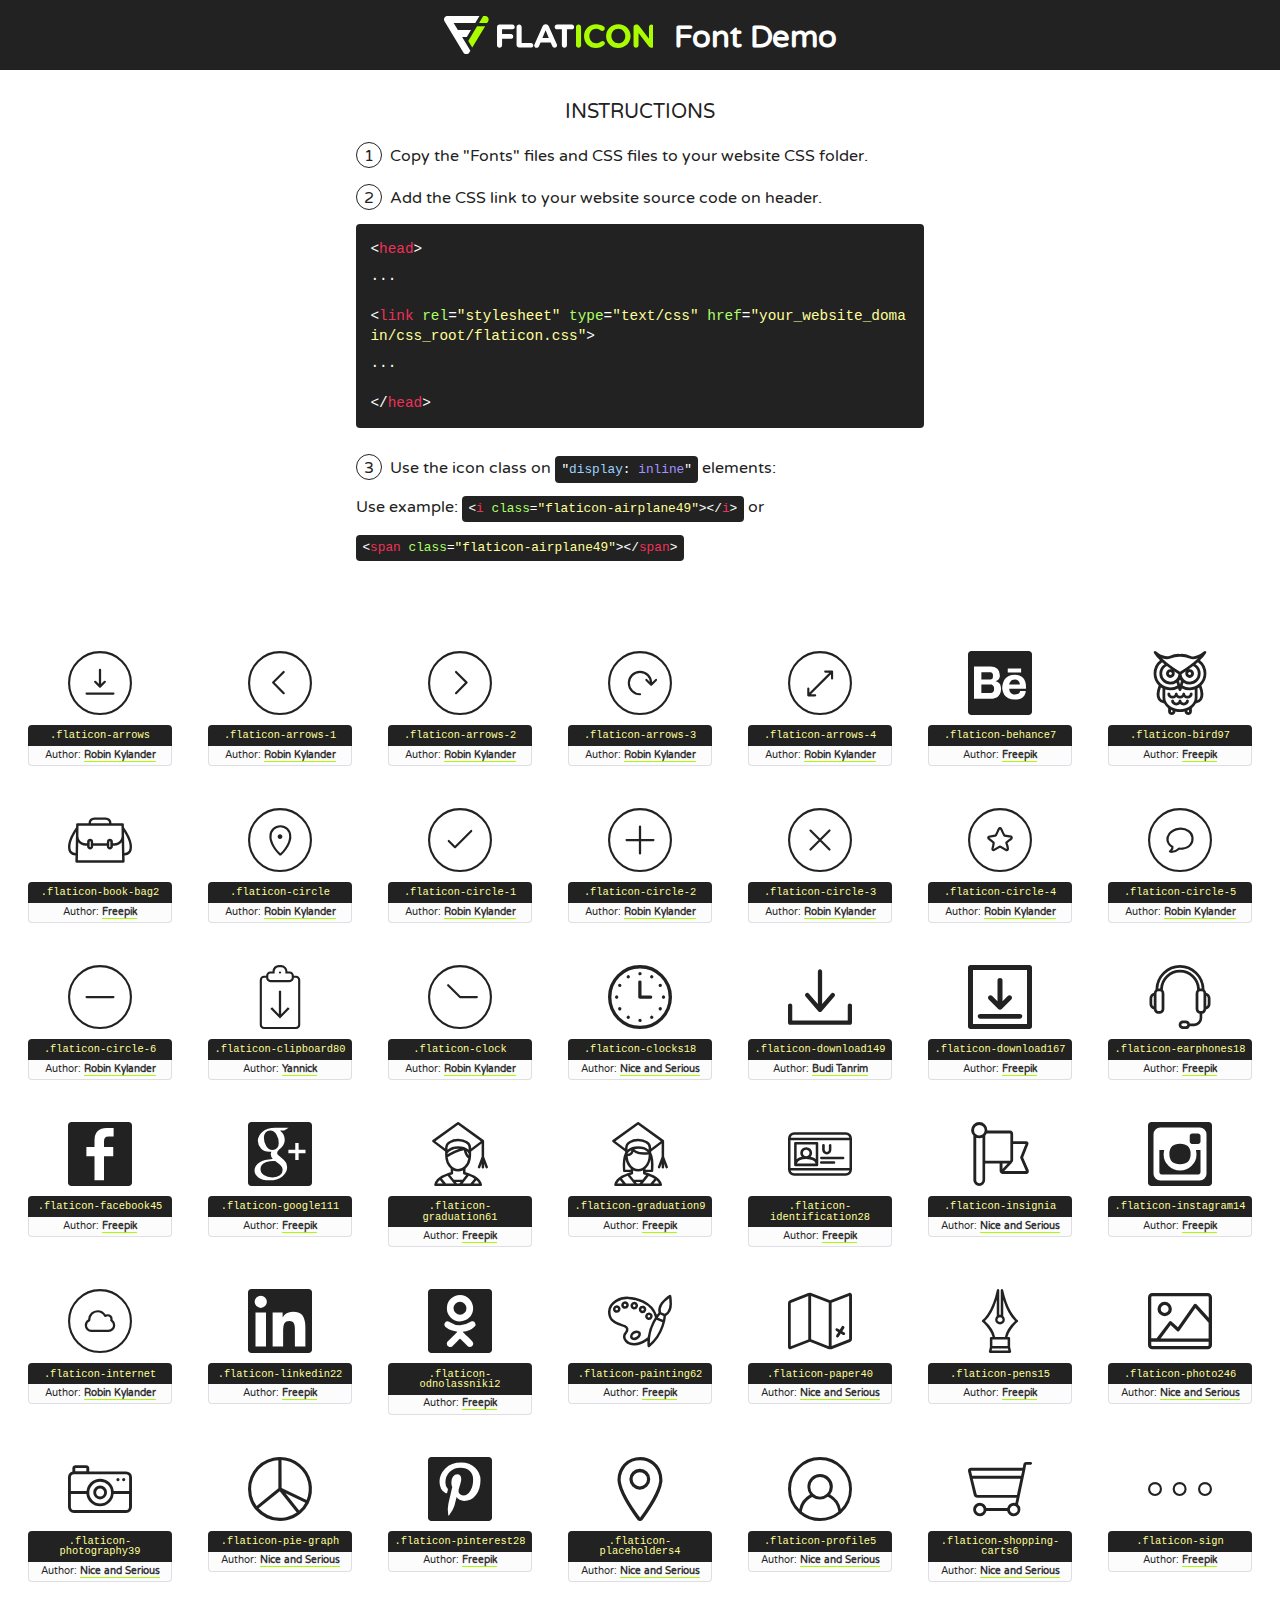
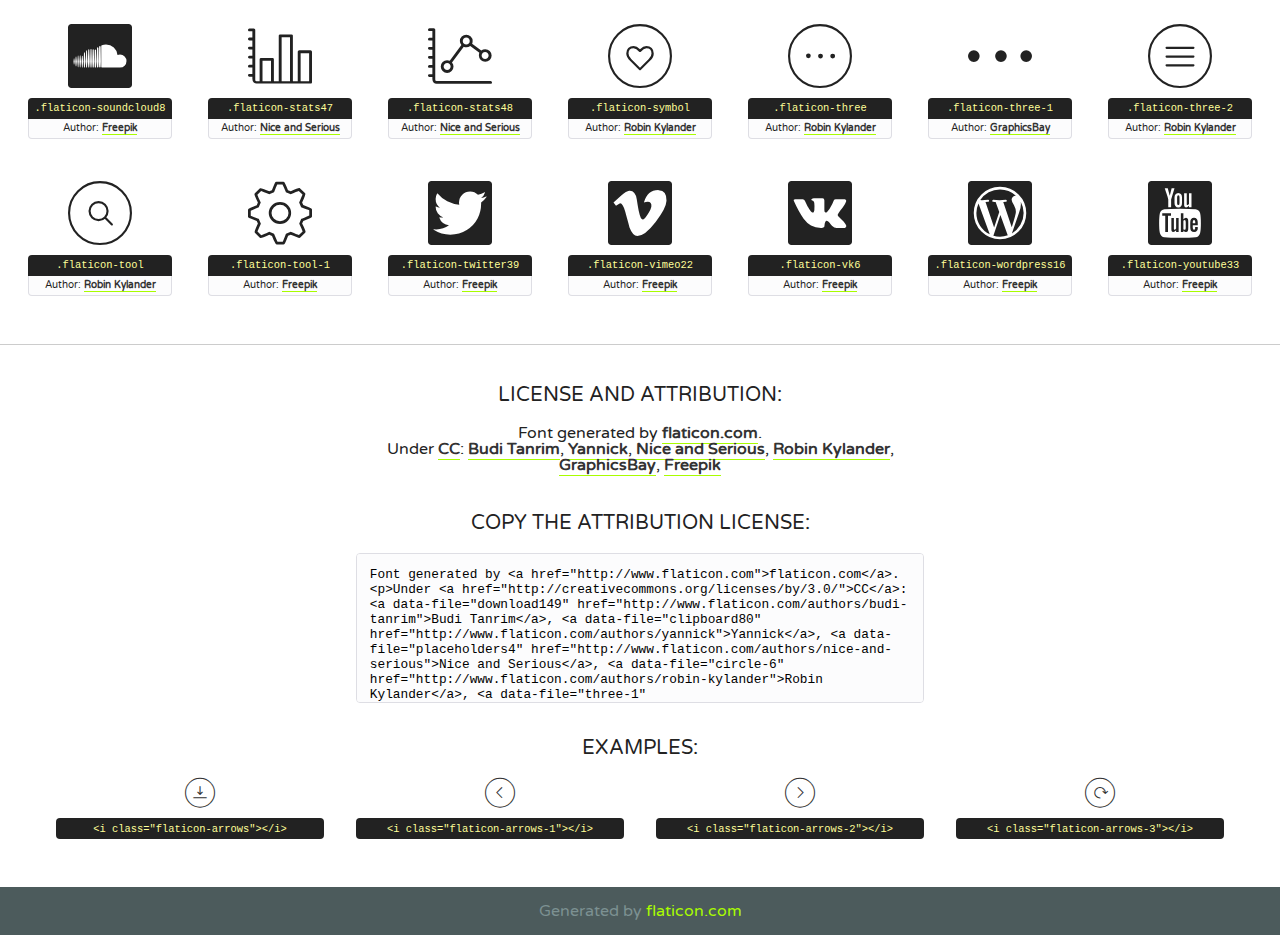
<file: assets/vendor/flaticons/flaticon.html>
<!DOCTYPE html>
<!--
  Flaticon icon font: Flaticon
  Creation date: 29/02/2016 10:08
-->
<html>
<!DOCTYPE html>
<html>

<head>
    <title>Flaticon WebFont</title>
    <link href="http://fonts.googleapis.com/css?family=Varela+Round" rel="stylesheet" type="text/css" />
    <link rel="stylesheet" type="text/css" href="flaticon.css">
    <meta charset="UTF-8">
    <style>
    html, body, div, span, applet, object, iframe,
    h1, h2, h3, h4, h5, h6, p, blockquote, pre,
    a, abbr, acronym, address, big, cite, code,
    del, dfn, em, img, ins, kbd, q, s, samp,
    small, strike, strong, sub, sup, tt, var,
    b, u, i, center,
    dl, dt, dd, ol, ul, li,
    fieldset, form, label, legend,
    table, caption, tbody, tfoot, thead, tr, th, td,
    article, aside, canvas, details, embed, 
    figure, figcaption, footer, header, hgroup, 
    menu, nav, output, ruby, section, summary,
    time, mark, audio, video {
        margin: 0;
        padding: 0;
        border: 0;
        font-size: 100%;
        font: inherit;
        vertical-align: baseline;
    }
    /* HTML5 display-role reset for older browsers */
    article, aside, details, figcaption, figure, 
    footer, header, hgroup, menu, nav, section {
        display: block;
    }
    body {
        line-height: 1;
    }
    ol, ul {
        list-style: none;
    }
    blockquote, q {
        quotes: none;
    }
    blockquote:before, blockquote:after,
    q:before, q:after {
        content: '';
        content: none;
    }
    table {
        border-collapse: collapse;
        border-spacing: 0;
    }
    body {
        font-family: 'Varela Round', Helvetica, Arial, sans-serif;
        font-size: 16px;
        color: #222;
    }
    a {
        color: #333;
        border-bottom: 1px solid #a9fd00;
        font-weight: bold;
        text-decoration: none;
    }
    * {
        -moz-box-sizing: border-box;
        -webkit-box-sizing: border-box;
        box-sizing: border-box;
        margin: 0;
        padding: 0;
    }
    [class^="flaticon-"]:before, [class*=" flaticon-"]:before, [class^="flaticon-"]:after, [class*=" flaticon-"]:after {
        font-family: Flaticon;
        font-size: 30px;
        font-style: normal;
        margin-left: 20px;
        color: #333;
    }
    .wrapper {
        max-width: 600px;
        margin: auto;
        padding: 0 1em;
    }
    .title {
        font-size: 1.25em;
        text-align: center;
        margin-bottom: 1em;
        text-transform: uppercase;
    }
    header {
        text-align: center;
        background-color: #222;
        color: #fff;
        padding: 1em;
    }
    header .logo {
        width: 210px;
        height: 38px;
        display: inline-block;
        vertical-align: middle;
        margin-right: 1em;
        border: none;
    }
    header strong {
        font-size: 1.95em;
        font-weight: bold;
        vertical-align: middle;
        margin-top: 5px;
        display: inline-block;
    }
    .demo {
        margin: 2em auto;
        line-height: 1.25em;
    }
    .demo ul li {
        margin-bottom: 1em;
    }
    .demo ul li .num {
        color: #222;
        border-radius: 20px;
        display: inline-block;
        width: 26px;
        padding: 3px;
        height: 26px;
        text-align: center;
        margin-right: 0.5em;
        border: 1px solid #222;
    }
    .demo ul li code {
        background-color: #222;
        border-radius: 4px;
        padding: 0.25em 0.5em;
        display: inline-block;
        color: #fff;
        font-family: Consolas,Monaco,Lucida Console,Liberation Mono,DejaVu Sans Mono,Bitstream Vera Sans Mono,Courier New, monospace;
        font-weight: lighter;
        margin-top: 1em;
        font-size: 0.8em;
        word-break: break-all;
    }
    .demo ul li code.big {
        padding: 1em;
        font-size: 0.9em;
    }
    .demo ul li code .red {
        color: #EF3159;
    }
    .demo ul li code .green {
        color: #ACFF65;
    }
    .demo ul li code .yellow {
        color: #FFFF99;
    }
    .demo ul li code .blue {
        color: #99D3FF;
    }
    .demo ul li code .purple {
        color: #A295FF;
    }
    .demo ul li code .dots {
        margin-top: 0.5em;
        display: block;
    }
    #glyphs {
        border-bottom: 1px solid #ccc;
        padding: 2em 0;
        text-align: center;
    }
    .glyph {
        display: inline-block;
        width: 9em;
        margin: 1em;
        text-align: center;
        vertical-align: top;
        background: #FFF;
    }
    .glyph .glyph-icon {
        padding: 10px;
        display: block;
        font-family:"Flaticon";
        font-size: 64px;
        line-height: 1;
    }
    .glyph .glyph-icon:before {
        font-size: 64px;
        color: #222;
        margin-left: 0;
    }
    .class-name {
        font-size: 0.65em;
        background-color: #222;
        color: #fff;
        border-radius: 4px 4px 0 0;
        padding: 0.5em;
        color: #FFFF99;
        font-family: Consolas,Monaco,Lucida Console,Liberation Mono,DejaVu Sans Mono,Bitstream Vera Sans Mono,Courier New, monospace;
    }
    .author-name {
        font-size: 0.6em;
        background-color: #fcfcfd;
        border: 1px solid #DEDEE4;
        border-top: 0;
        border-radius: 0 0 4px 4px;
        padding: 0.5em;
    }
    .class-name:last-child {
        font-size: 10px;
        color:#888;
    }
    .class-name:last-child a {
        font-size: 10px;
        color:#555;
    }
    .class-name:last-child a:hover {
        color:#a9fd00;
    }
    .glyph > input {
        display: block;
        width: 100px;
        margin: 5px auto;
        text-align: center;
        font-size: 12px;
        cursor: text;
    }
    .glyph > input.icon-input {
        font-family:"Flaticon";
        font-size: 16px;
        margin-bottom: 10px;
    }
    .attribution .title {
        margin-top: 2em;
    }
    .attribution textarea {
        background-color: #fcfcfd;
        padding: 1em;
        border: none;
        box-shadow: none;
        border: 1px solid #DEDEE4;
        border-radius: 4px;
        resize: none;
        width: 100%;
        height: 150px;
        font-size: 0.8em;
        font-family: Consolas,Monaco,Lucida Console,Liberation Mono,DejaVu Sans Mono,Bitstream Vera Sans Mono,Courier New, monospace;
        -webkit-appearance: none;
    }
    .iconsuse {
        margin: 2em auto;
        text-align: center;
        max-width: 1200px;
    }
    .iconsuse:after {
        content: '';
        display: table;
        clear: both;
    }
    .iconsuse .image {
        float: left;
        width: 25%;
        padding: 0 1em;
    }
    .iconsuse .image p {
        margin-bottom: 1em;
    }
    .iconsuse .image span {
        display: block;
        font-size: 0.65em;
        background-color: #222;
        color: #fff;
        border-radius: 4px;
        padding: 0.5em;
        color: #FFFF99;
        margin-top: 1em;
        font-family: Consolas,Monaco,Lucida Console,Liberation Mono,DejaVu Sans Mono,Bitstream Vera Sans Mono,Courier New, monospace;
    }
    #footer {
        text-align: center;
        background-color: #4C5B5C;
        color: #7c9192;
        padding: 1em;
    }
    #footer a {
        border: none;
        color: #a9fd00;
        font-weight: normal;
    }
    @media (max-width: 960px) {
        .iconsuse .image {
            width: 50%;
        }
    }
    @media (max-width: 560px) {
        .iconsuse .image {
            width: 100%;
        }
    }
    </style>
</head>

<body class="characters-off">

    <header>
        <a href="http://www.flaticon.com" target="_blank" class="logo">
            <svg version="1.1" xmlns="http://www.w3.org/2000/svg" xmlns:xlink="http://www.w3.org/1999/xlink" xmlns:a="http://ns.adobe.com/AdobeSVGViewerExtensions/3.0/" viewBox="0 0 560.875 102.036" enable-background="new 0 0 560.875 102.036" xml:space="preserve">
                <defs>
                </defs>
                <g>
                    <g class="letters">
                        <path fill="#ffffff" d="M141.596,29.675c0-3.777,2.985-6.767,6.764-6.767h34.438c3.426,0,6.15,2.728,6.15,6.15
                        c0,3.43-2.724,6.149-6.15,6.149h-27.674v13.091h23.719c3.429,0,6.151,2.724,6.151,6.15c0,3.43-2.723,6.149-6.151,6.149h-23.719
                        v17.574c0,3.773-2.986,6.761-6.764,6.761c-3.779,0-6.764-2.989-6.764-6.761V29.675z"></path>
                        <path fill="#ffffff" d="M193.844,29.149c0-3.781,2.985-6.767,6.764-6.767c3.776,0,6.763,2.985,6.763,6.767v42.957h25.039
                        c3.426,0,6.149,2.726,6.149,6.153c0,3.425-2.723,6.15-6.149,6.15h-31.802c-3.779,0-6.764-2.986-6.764-6.768V29.149z"></path>
                        <path fill="#ffffff" d="M241.891,75.71l21.438-48.407c1.492-3.341,4.215-5.357,7.906-5.357h0.792
                        c3.686,0,6.323,2.017,7.815,5.357l21.439,48.407c0.436,0.967,0.701,1.845,0.701,2.723c0,3.602-2.809,6.501-6.414,6.501
                        c-3.161,0-5.269-1.845-6.499-4.655l-4.132-9.661h-27.059l-4.301,10.102c-1.144,2.631-3.426,4.214-6.237,4.214
                        c-3.517,0-6.24-2.81-6.24-6.325C241.1,77.64,241.451,76.677,241.891,75.71z M279.932,58.666l-8.521-20.297l-8.526,20.297H279.932
                        z"></path>
                        <path fill="#ffffff" d="M314.864,35.387H301.86c-3.429,0-6.239-2.813-6.239-6.238c0-3.429,2.811-6.24,6.239-6.24h39.533
                        c3.426,0,6.237,2.811,6.237,6.24c0,3.425-2.811,6.238-6.237,6.238h-13.001v42.785c0,3.773-2.99,6.761-6.764,6.761
                        c-3.779,0-6.764-2.989-6.764-6.761V35.387z"></path>
                        <path fill="#A9FD00" d="M352.615,29.149c0-3.781,2.985-6.767,6.767-6.767c3.774,0,6.761,2.985,6.761,6.767v49.024
                        c0,3.773-2.987,6.761-6.761,6.761c-3.781,0-6.767-2.989-6.767-6.761V29.149z"></path>
                        <path fill="#A9FD00" d="M374.132,53.836v-0.179c0-17.481,13.178-31.801,32.065-31.801c9.22,0,15.459,2.458,20.557,6.238
                        c1.402,1.054,2.637,2.985,2.637,5.357c0,3.692-2.985,6.59-6.681,6.59c-1.845,0-3.071-0.702-4.044-1.319
                        c-3.776-2.813-7.729-4.393-12.562-4.393c-10.364,0-17.831,8.611-17.831,19.154v0.173c0,10.542,7.291,19.329,17.831,19.329
                        c5.715,0,9.492-1.756,13.359-4.834c1.049-0.874,2.458-1.491,4.039-1.491c3.429,0,6.325,2.813,6.325,6.236
                        c0,2.106-1.056,3.78-2.282,4.834c-5.539,4.834-12.036,7.733-21.878,7.733C387.572,85.464,374.132,71.493,374.132,53.836z"></path>
                        <path fill="#A9FD00" d="M433.009,53.836v-0.179c0-17.481,13.79-31.801,32.766-31.801c18.981,0,32.592,14.143,32.592,31.628v0.173
                        c0,17.483-13.785,31.807-32.769,31.807C446.625,85.464,433.009,71.32,433.009,53.836z M484.224,53.836v-0.179
                        c0-10.539-7.725-19.326-18.626-19.326c-10.893,0-18.449,8.611-18.449,19.154v0.173c0,10.542,7.73,19.329,18.626,19.329
                        C476.676,72.986,484.224,64.378,484.224,53.836z"></path>
                        <path fill="#A9FD00" d="M506.233,29.321c0-3.774,2.99-6.763,6.767-6.763h1.401c3.252,0,5.183,1.583,7.029,3.953l26.093,34.265
                        V29.059c0-3.692,2.99-6.677,6.681-6.677c3.683,0,6.671,2.985,6.671,6.677v48.934c0,3.78-2.987,6.765-6.764,6.765h-0.436
                        c-3.257,0-5.188-1.581-7.034-3.953l-27.056-35.492v32.944c0,3.687-2.985,6.676-6.678,6.676c-3.683,0-6.673-2.989-6.673-6.676
                        V29.321z"></path>
                    </g>
                    <g class="insignia">
                        <path fill="#ffffff" d="M48.372,56.137h12.517l11.156-18.537H37.186L25.688,18.539h57.825L94.668,0H9.271
                        C5.925,0,2.842,1.801,1.198,4.716c-1.644,2.907-1.593,6.482,0.134,9.343l50.38,83.501c1.678,2.781,4.689,4.476,7.938,4.476
                        c3.246,0,6.257-1.695,7.935-4.476l2.898-4.804L48.372,56.137z"></path>
                        <g class="i">
                            <path fill="#A9FD00" d="M93.575,18.539h0.031v0.004l21.652,0.004l2.705-4.488c1.727-2.861,1.778-6.436,0.133-9.343
                            C116.454,1.801,113.371,0,110.026,0h-5.294L93.575,18.539z"></path>
                            <polygon fill="#A9FD00" points="88.291,27.356 64.725,66.486 75.519,84.404 109.942,27.356"></polygon>
                        </g>
                    </g>
                </g>
            </svg>
        </a>
        <strong>Font Demo</strong>
    </header>


    <section class="demo wrapper">

        <p class="title">Instructions</p>

        <ul>
            <li>
                <span class="num">1</span>Copy the "Fonts" files and CSS files to your website CSS folder.
            </li>
            <li>
                <span class="num">2</span>Add the CSS link to your website source code on header.
                <code class="big">
                    &lt;<span class="red">head</span>&gt;
                    <br/><span class="dots">...</span>
                    <br/>&lt;<span class="red">link</span> <span class="green">rel</span>=<span class="yellow">"stylesheet"</span> <span class="green">type</span>=<span class="yellow">"text/css"</span> <span class="green">href</span>=<span class="yellow">"your_website_domain/css_root/flaticon.css"</span>&gt;
                    <br/><span class="dots">...</span>
                    <br/>&lt;/<span class="red">head</span>&gt;
                </code>
            </li>

            <li>
                <p>
                    <span class="num">3</span>Use the icon class on <code>"<span class="blue">display</span>:<span class="purple"> inline</span>"</code> elements:
                    <br />
                    Use example: <code>&lt;<span class="red">i</span> <span class="green">class</span>=<span class="yellow">&quot;flaticon-airplane49&quot;</span>&gt;&lt;/<span class="red">i</span>&gt;</code> or <code>&lt;<span class="red">span</span> <span class="green">class</span>=<span class="yellow">&quot;flaticon-airplane49&quot;</span>&gt;&lt;/<span class="red">span</span>&gt;</code>
            </li>
        </ul>

    </section>




   <section id="glyphs">          
    
      
        <div class="glyph"><div class="glyph-icon flaticon-arrows"></div>
            <div class="class-name">.flaticon-arrows</div>
            <div class="author-name">Author: <a data-file="arrows" href="http://www.flaticon.com/authors/robin-kylander">Robin Kylander</a> </div> 
        </div>        
        
        <div class="glyph"><div class="glyph-icon flaticon-arrows-1"></div>
            <div class="class-name">.flaticon-arrows-1</div>
            <div class="author-name">Author: <a data-file="arrows-1" href="http://www.flaticon.com/authors/robin-kylander">Robin Kylander</a> </div> 
        </div>        
        
        <div class="glyph"><div class="glyph-icon flaticon-arrows-2"></div>
            <div class="class-name">.flaticon-arrows-2</div>
            <div class="author-name">Author: <a data-file="arrows-2" href="http://www.flaticon.com/authors/robin-kylander">Robin Kylander</a> </div> 
        </div>        
        
        <div class="glyph"><div class="glyph-icon flaticon-arrows-3"></div>
            <div class="class-name">.flaticon-arrows-3</div>
            <div class="author-name">Author: <a data-file="arrows-3" href="http://www.flaticon.com/authors/robin-kylander">Robin Kylander</a> </div> 
        </div>        
        
        <div class="glyph"><div class="glyph-icon flaticon-arrows-4"></div>
            <div class="class-name">.flaticon-arrows-4</div>
            <div class="author-name">Author: <a data-file="arrows-4" href="http://www.flaticon.com/authors/robin-kylander">Robin Kylander</a> </div> 
        </div>        
        
        <div class="glyph"><div class="glyph-icon flaticon-behance7"></div>
            <div class="class-name">.flaticon-behance7</div>
            <div class="author-name">Author: <a data-file="behance7" href="http://www.freepik.com">Freepik</a> </div> 
        </div>        
        
        <div class="glyph"><div class="glyph-icon flaticon-bird97"></div>
            <div class="class-name">.flaticon-bird97</div>
            <div class="author-name">Author: <a data-file="bird97" href="http://www.freepik.com">Freepik</a> </div> 
        </div>        
        
        <div class="glyph"><div class="glyph-icon flaticon-book-bag2"></div>
            <div class="class-name">.flaticon-book-bag2</div>
            <div class="author-name">Author: <a data-file="book-bag2" href="http://www.freepik.com">Freepik</a> </div> 
        </div>        
        
        <div class="glyph"><div class="glyph-icon flaticon-circle"></div>
            <div class="class-name">.flaticon-circle</div>
            <div class="author-name">Author: <a data-file="circle" href="http://www.flaticon.com/authors/robin-kylander">Robin Kylander</a> </div> 
        </div>        
        
        <div class="glyph"><div class="glyph-icon flaticon-circle-1"></div>
            <div class="class-name">.flaticon-circle-1</div>
            <div class="author-name">Author: <a data-file="circle-1" href="http://www.flaticon.com/authors/robin-kylander">Robin Kylander</a> </div> 
        </div>        
        
        <div class="glyph"><div class="glyph-icon flaticon-circle-2"></div>
            <div class="class-name">.flaticon-circle-2</div>
            <div class="author-name">Author: <a data-file="circle-2" href="http://www.flaticon.com/authors/robin-kylander">Robin Kylander</a> </div> 
        </div>        
        
        <div class="glyph"><div class="glyph-icon flaticon-circle-3"></div>
            <div class="class-name">.flaticon-circle-3</div>
            <div class="author-name">Author: <a data-file="circle-3" href="http://www.flaticon.com/authors/robin-kylander">Robin Kylander</a> </div> 
        </div>        
        
        <div class="glyph"><div class="glyph-icon flaticon-circle-4"></div>
            <div class="class-name">.flaticon-circle-4</div>
            <div class="author-name">Author: <a data-file="circle-4" href="http://www.flaticon.com/authors/robin-kylander">Robin Kylander</a> </div> 
        </div>        
        
        <div class="glyph"><div class="glyph-icon flaticon-circle-5"></div>
            <div class="class-name">.flaticon-circle-5</div>
            <div class="author-name">Author: <a data-file="circle-5" href="http://www.flaticon.com/authors/robin-kylander">Robin Kylander</a> </div> 
        </div>        
        
        <div class="glyph"><div class="glyph-icon flaticon-circle-6"></div>
            <div class="class-name">.flaticon-circle-6</div>
            <div class="author-name">Author: <a data-file="circle-6" href="http://www.flaticon.com/authors/robin-kylander">Robin Kylander</a> </div> 
        </div>        
        
        <div class="glyph"><div class="glyph-icon flaticon-clipboard80"></div>
            <div class="class-name">.flaticon-clipboard80</div>
            <div class="author-name">Author: <a data-file="clipboard80" href="http://www.flaticon.com/authors/yannick">Yannick</a> </div> 
        </div>        
        
        <div class="glyph"><div class="glyph-icon flaticon-clock"></div>
            <div class="class-name">.flaticon-clock</div>
            <div class="author-name">Author: <a data-file="clock" href="http://www.flaticon.com/authors/robin-kylander">Robin Kylander</a> </div> 
        </div>        
        
        <div class="glyph"><div class="glyph-icon flaticon-clocks18"></div>
            <div class="class-name">.flaticon-clocks18</div>
            <div class="author-name">Author: <a data-file="clocks18" href="http://www.flaticon.com/authors/nice-and-serious">Nice and Serious</a> </div> 
        </div>        
        
        <div class="glyph"><div class="glyph-icon flaticon-download149"></div>
            <div class="class-name">.flaticon-download149</div>
            <div class="author-name">Author: <a data-file="download149" href="http://www.flaticon.com/authors/budi-tanrim">Budi Tanrim</a> </div> 
        </div>        
        
        <div class="glyph"><div class="glyph-icon flaticon-download167"></div>
            <div class="class-name">.flaticon-download167</div>
            <div class="author-name">Author: <a data-file="download167" href="http://www.freepik.com">Freepik</a> </div> 
        </div>        
        
        <div class="glyph"><div class="glyph-icon flaticon-earphones18"></div>
            <div class="class-name">.flaticon-earphones18</div>
            <div class="author-name">Author: <a data-file="earphones18" href="http://www.freepik.com">Freepik</a> </div> 
        </div>        
        
        <div class="glyph"><div class="glyph-icon flaticon-facebook45"></div>
            <div class="class-name">.flaticon-facebook45</div>
            <div class="author-name">Author: <a data-file="facebook45" href="http://www.freepik.com">Freepik</a> </div> 
        </div>        
        
        <div class="glyph"><div class="glyph-icon flaticon-google111"></div>
            <div class="class-name">.flaticon-google111</div>
            <div class="author-name">Author: <a data-file="google111" href="http://www.freepik.com">Freepik</a> </div> 
        </div>        
        
        <div class="glyph"><div class="glyph-icon flaticon-graduation61"></div>
            <div class="class-name">.flaticon-graduation61</div>
            <div class="author-name">Author: <a data-file="graduation61" href="http://www.freepik.com">Freepik</a> </div> 
        </div>        
        
        <div class="glyph"><div class="glyph-icon flaticon-graduation9"></div>
            <div class="class-name">.flaticon-graduation9</div>
            <div class="author-name">Author: <a data-file="graduation9" href="http://www.freepik.com">Freepik</a> </div> 
        </div>        
        
        <div class="glyph"><div class="glyph-icon flaticon-identification28"></div>
            <div class="class-name">.flaticon-identification28</div>
            <div class="author-name">Author: <a data-file="identification28" href="http://www.freepik.com">Freepik</a> </div> 
        </div>        
        
        <div class="glyph"><div class="glyph-icon flaticon-insignia"></div>
            <div class="class-name">.flaticon-insignia</div>
            <div class="author-name">Author: <a data-file="insignia" href="http://www.flaticon.com/authors/nice-and-serious">Nice and Serious</a> </div> 
        </div>        
        
        <div class="glyph"><div class="glyph-icon flaticon-instagram14"></div>
            <div class="class-name">.flaticon-instagram14</div>
            <div class="author-name">Author: <a data-file="instagram14" href="http://www.freepik.com">Freepik</a> </div> 
        </div>        
        
        <div class="glyph"><div class="glyph-icon flaticon-internet"></div>
            <div class="class-name">.flaticon-internet</div>
            <div class="author-name">Author: <a data-file="internet" href="http://www.flaticon.com/authors/robin-kylander">Robin Kylander</a> </div> 
        </div>        
        
        <div class="glyph"><div class="glyph-icon flaticon-linkedin22"></div>
            <div class="class-name">.flaticon-linkedin22</div>
            <div class="author-name">Author: <a data-file="linkedin22" href="http://www.freepik.com">Freepik</a> </div> 
        </div>        
        
        <div class="glyph"><div class="glyph-icon flaticon-odnolassniki2"></div>
            <div class="class-name">.flaticon-odnolassniki2</div>
            <div class="author-name">Author: <a data-file="odnolassniki2" href="http://www.freepik.com">Freepik</a> </div> 
        </div>        
        
        <div class="glyph"><div class="glyph-icon flaticon-painting62"></div>
            <div class="class-name">.flaticon-painting62</div>
            <div class="author-name">Author: <a data-file="painting62" href="http://www.freepik.com">Freepik</a> </div> 
        </div>        
        
        <div class="glyph"><div class="glyph-icon flaticon-paper40"></div>
            <div class="class-name">.flaticon-paper40</div>
            <div class="author-name">Author: <a data-file="paper40" href="http://www.flaticon.com/authors/nice-and-serious">Nice and Serious</a> </div> 
        </div>        
        
        <div class="glyph"><div class="glyph-icon flaticon-pens15"></div>
            <div class="class-name">.flaticon-pens15</div>
            <div class="author-name">Author: <a data-file="pens15" href="http://www.freepik.com">Freepik</a> </div> 
        </div>        
        
        <div class="glyph"><div class="glyph-icon flaticon-photo246"></div>
            <div class="class-name">.flaticon-photo246</div>
            <div class="author-name">Author: <a data-file="photo246" href="http://www.flaticon.com/authors/nice-and-serious">Nice and Serious</a> </div> 
        </div>        
        
        <div class="glyph"><div class="glyph-icon flaticon-photography39"></div>
            <div class="class-name">.flaticon-photography39</div>
            <div class="author-name">Author: <a data-file="photography39" href="http://www.flaticon.com/authors/nice-and-serious">Nice and Serious</a> </div> 
        </div>        
        
        <div class="glyph"><div class="glyph-icon flaticon-pie-graph"></div>
            <div class="class-name">.flaticon-pie-graph</div>
            <div class="author-name">Author: <a data-file="pie-graph" href="http://www.flaticon.com/authors/nice-and-serious">Nice and Serious</a> </div> 
        </div>        
        
        <div class="glyph"><div class="glyph-icon flaticon-pinterest28"></div>
            <div class="class-name">.flaticon-pinterest28</div>
            <div class="author-name">Author: <a data-file="pinterest28" href="http://www.freepik.com">Freepik</a> </div> 
        </div>        
        
        <div class="glyph"><div class="glyph-icon flaticon-placeholders4"></div>
            <div class="class-name">.flaticon-placeholders4</div>
            <div class="author-name">Author: <a data-file="placeholders4" href="http://www.flaticon.com/authors/nice-and-serious">Nice and Serious</a> </div> 
        </div>        
        
        <div class="glyph"><div class="glyph-icon flaticon-profile5"></div>
            <div class="class-name">.flaticon-profile5</div>
            <div class="author-name">Author: <a data-file="profile5" href="http://www.flaticon.com/authors/nice-and-serious">Nice and Serious</a> </div> 
        </div>        
        
        <div class="glyph"><div class="glyph-icon flaticon-shopping-carts6"></div>
            <div class="class-name">.flaticon-shopping-carts6</div>
            <div class="author-name">Author: <a data-file="shopping-carts6" href="http://www.flaticon.com/authors/nice-and-serious">Nice and Serious</a> </div> 
        </div>        
        
        <div class="glyph"><div class="glyph-icon flaticon-sign"></div>
            <div class="class-name">.flaticon-sign</div>
            <div class="author-name">Author: <a data-file="sign" href="http://www.freepik.com">Freepik</a> </div> 
        </div>        
        
        <div class="glyph"><div class="glyph-icon flaticon-soundcloud8"></div>
            <div class="class-name">.flaticon-soundcloud8</div>
            <div class="author-name">Author: <a data-file="soundcloud8" href="http://www.freepik.com">Freepik</a> </div> 
        </div>        
        
        <div class="glyph"><div class="glyph-icon flaticon-stats47"></div>
            <div class="class-name">.flaticon-stats47</div>
            <div class="author-name">Author: <a data-file="stats47" href="http://www.flaticon.com/authors/nice-and-serious">Nice and Serious</a> </div> 
        </div>        
        
        <div class="glyph"><div class="glyph-icon flaticon-stats48"></div>
            <div class="class-name">.flaticon-stats48</div>
            <div class="author-name">Author: <a data-file="stats48" href="http://www.flaticon.com/authors/nice-and-serious">Nice and Serious</a> </div> 
        </div>        
        
        <div class="glyph"><div class="glyph-icon flaticon-symbol"></div>
            <div class="class-name">.flaticon-symbol</div>
            <div class="author-name">Author: <a data-file="symbol" href="http://www.flaticon.com/authors/robin-kylander">Robin Kylander</a> </div> 
        </div>        
        
        <div class="glyph"><div class="glyph-icon flaticon-three"></div>
            <div class="class-name">.flaticon-three</div>
            <div class="author-name">Author: <a data-file="three" href="http://www.flaticon.com/authors/robin-kylander">Robin Kylander</a> </div> 
        </div>        
        
        <div class="glyph"><div class="glyph-icon flaticon-three-1"></div>
            <div class="class-name">.flaticon-three-1</div>
            <div class="author-name">Author: <a data-file="three-1" href="http://www.flaticon.com/authors/graphicsbay">GraphicsBay</a> </div> 
        </div>        
        
        <div class="glyph"><div class="glyph-icon flaticon-three-2"></div>
            <div class="class-name">.flaticon-three-2</div>
            <div class="author-name">Author: <a data-file="three-2" href="http://www.flaticon.com/authors/robin-kylander">Robin Kylander</a> </div> 
        </div>        
        
        <div class="glyph"><div class="glyph-icon flaticon-tool"></div>
            <div class="class-name">.flaticon-tool</div>
            <div class="author-name">Author: <a data-file="tool" href="http://www.flaticon.com/authors/robin-kylander">Robin Kylander</a> </div> 
        </div>        
        
        <div class="glyph"><div class="glyph-icon flaticon-tool-1"></div>
            <div class="class-name">.flaticon-tool-1</div>
            <div class="author-name">Author: <a data-file="tool-1" href="http://www.freepik.com">Freepik</a> </div> 
        </div>        
        
        <div class="glyph"><div class="glyph-icon flaticon-twitter39"></div>
            <div class="class-name">.flaticon-twitter39</div>
            <div class="author-name">Author: <a data-file="twitter39" href="http://www.freepik.com">Freepik</a> </div> 
        </div>        
        
        <div class="glyph"><div class="glyph-icon flaticon-vimeo22"></div>
            <div class="class-name">.flaticon-vimeo22</div>
            <div class="author-name">Author: <a data-file="vimeo22" href="http://www.freepik.com">Freepik</a> </div> 
        </div>        
        
        <div class="glyph"><div class="glyph-icon flaticon-vk6"></div>
            <div class="class-name">.flaticon-vk6</div>
            <div class="author-name">Author: <a data-file="vk6" href="http://www.freepik.com">Freepik</a> </div> 
        </div>        
        
        <div class="glyph"><div class="glyph-icon flaticon-wordpress16"></div>
            <div class="class-name">.flaticon-wordpress16</div>
            <div class="author-name">Author: <a data-file="wordpress16" href="http://www.freepik.com">Freepik</a> </div> 
        </div>        
        
        <div class="glyph"><div class="glyph-icon flaticon-youtube33"></div>
            <div class="class-name">.flaticon-youtube33</div>
            <div class="author-name">Author: <a data-file="youtube33" href="http://www.freepik.com">Freepik</a> </div> 
        </div>        
        

    </section>



    <section class="attribution wrapper"   style="text-align:center;">

      <div class="title">License and attribution:</div><div class="attrDiv">Font generated by <a href="http://www.flaticon.com">flaticon.com</a>. <div><p>Under <a href="http://creativecommons.org/licenses/by/3.0/">CC</a>: <a data-file="download149" href="http://www.flaticon.com/authors/budi-tanrim">Budi Tanrim</a>, <a data-file="clipboard80" href="http://www.flaticon.com/authors/yannick">Yannick</a>, <a data-file="placeholders4" href="http://www.flaticon.com/authors/nice-and-serious">Nice and Serious</a>, <a data-file="circle-6" href="http://www.flaticon.com/authors/robin-kylander">Robin Kylander</a>, <a data-file="three-1" href="http://www.flaticon.com/authors/graphicsbay">GraphicsBay</a>, <a data-file="tool-1" href="http://www.freepik.com">Freepik</a></p>  </div>
      </div>
      <div class="title">Copy the Attribution License:</div>

    <textarea onclick="this.focus();this.select();">Font generated by &lt;a href=&quot;http://www.flaticon.com&quot;&gt;flaticon.com&lt;/a&gt;. <p>Under <a href="http://creativecommons.org/licenses/by/3.0/">CC</a>: <a data-file="download149" href="http://www.flaticon.com/authors/budi-tanrim">Budi Tanrim</a>, <a data-file="clipboard80" href="http://www.flaticon.com/authors/yannick">Yannick</a>, <a data-file="placeholders4" href="http://www.flaticon.com/authors/nice-and-serious">Nice and Serious</a>, <a data-file="circle-6" href="http://www.flaticon.com/authors/robin-kylander">Robin Kylander</a>, <a data-file="three-1" href="http://www.flaticon.com/authors/graphicsbay">GraphicsBay</a>, <a data-file="tool-1" href="http://www.freepik.com">Freepik</a></p>  
     </textarea>

    </section>

    <section class="iconsuse">

          <div class="title">Examples:</div>            
             
            <div class="image">
                <p>
                    <i class="glyph-icon flaticon-arrows"></i> 
                    <span>&lt;i class=&quot;flaticon-arrows&quot;&gt;&lt;/i&gt;</span>
                </p>
            </div>
            
            <div class="image">
                <p>
                    <i class="glyph-icon flaticon-arrows-1"></i> 
                    <span>&lt;i class=&quot;flaticon-arrows-1&quot;&gt;&lt;/i&gt;</span>
                </p>
            </div>
            
            <div class="image">
                <p>
                    <i class="glyph-icon flaticon-arrows-2"></i> 
                    <span>&lt;i class=&quot;flaticon-arrows-2&quot;&gt;&lt;/i&gt;</span>
                </p>
            </div>
            
            <div class="image">
                <p>
                    <i class="glyph-icon flaticon-arrows-3"></i> 
                    <span>&lt;i class=&quot;flaticon-arrows-3&quot;&gt;&lt;/i&gt;</span>
                </p>
            </div>
                       
        </div>
                            
    </section>

<div id="footer">
    <div>Generated by <a href="http://www.flaticon.com">flaticon.com</a>
    </div>
</div>



</body>
</html>
</file>
<file: assets/vendor/flaticons/flaticon.css>
/*
  	Flaticon icon font: Flaticon
  	Creation date: 29/02/2016 10:08
  	*/

@font-face {
  font-family: "Flaticon";
  src: url("./flaticon.eot");
  src: url("./flaticon.eot?#iefix") format("embedded-opentype"),
       url("./flaticon.woff") format("woff"),
       url("./flaticon.ttf") format("truetype"),
       url("./flaticon.svg#Flaticon") format("svg");
  font-weight: normal;
  font-style: normal;
}

@media screen and (-webkit-min-device-pixel-ratio:0) {
  @font-face {
    font-family: "Flaticon";
    src: url("./Flaticon.svg#Flaticon") format("svg");
  }
}

[class^="flaticon-"]:before, [class*=" flaticon-"]:before,
[class^="flaticon-"]:after, [class*=" flaticon-"]:after {   
  font-family: Flaticon;
        font-size: 20px;
font-style: normal;
margin-left: 20px;
}

.flaticon-arrows:before { content: "\f100"; }
.flaticon-arrows-1:before { content: "\f101"; }
.flaticon-arrows-2:before { content: "\f102"; }
.flaticon-arrows-3:before { content: "\f103"; }
.flaticon-arrows-4:before { content: "\f104"; }
.flaticon-behance7:before { content: "\f105"; }
.flaticon-bird97:before { content: "\f106"; }
.flaticon-book-bag2:before { content: "\f107"; }
.flaticon-circle:before { content: "\f108"; }
.flaticon-circle-1:before { content: "\f109"; }
.flaticon-circle-2:before { content: "\f10a"; }
.flaticon-circle-3:before { content: "\f10b"; }
.flaticon-circle-4:before { content: "\f10c"; }
.flaticon-circle-5:before { content: "\f10d"; }
.flaticon-circle-6:before { content: "\f10e"; }
.flaticon-clipboard80:before { content: "\f10f"; }
.flaticon-clock:before { content: "\f110"; }
.flaticon-clocks18:before { content: "\f111"; }
.flaticon-download149:before { content: "\f112"; }
.flaticon-download167:before { content: "\f113"; }
.flaticon-earphones18:before { content: "\f114"; }
.flaticon-facebook45:before { content: "\f115"; }
.flaticon-google111:before { content: "\f116"; }
.flaticon-graduation61:before { content: "\f117"; }
.flaticon-graduation9:before { content: "\f118"; }
.flaticon-identification28:before { content: "\f119"; }
.flaticon-insignia:before { content: "\f11a"; }
.flaticon-instagram14:before { content: "\f11b"; }
.flaticon-internet:before { content: "\f11c"; }
.flaticon-linkedin22:before { content: "\f11d"; }
.flaticon-odnolassniki2:before { content: "\f11e"; }
.flaticon-painting62:before { content: "\f11f"; }
.flaticon-paper40:before { content: "\f120"; }
.flaticon-pens15:before { content: "\f121"; }
.flaticon-photo246:before { content: "\f122"; }
.flaticon-photography39:before { content: "\f123"; }
.flaticon-pie-graph:before { content: "\f124"; }
.flaticon-pinterest28:before { content: "\f125"; }
.flaticon-placeholders4:before { content: "\f126"; }
.flaticon-profile5:before { content: "\f127"; }
.flaticon-shopping-carts6:before { content: "\f128"; }
.flaticon-sign:before { content: "\f129"; }
.flaticon-soundcloud8:before { content: "\f12a"; }
.flaticon-stats47:before { content: "\f12b"; }
.flaticon-stats48:before { content: "\f12c"; }
.flaticon-symbol:before { content: "\f12d"; }
.flaticon-three:before { content: "\f12e"; }
.flaticon-three-1:before { content: "\f12f"; }
.flaticon-three-2:before { content: "\f130"; }
.flaticon-tool:before { content: "\f131"; }
.flaticon-tool-1:before { content: "\f132"; }
.flaticon-twitter39:before { content: "\f133"; }
.flaticon-vimeo22:before { content: "\f134"; }
.flaticon-vk6:before { content: "\f135"; }
.flaticon-wordpress16:before { content: "\f136"; }
.flaticon-youtube33:before { content: "\f137"; }
</file>
<file: assets/vendor/styleselector/styleselector.css>
/* =================================================================== */
/* Styles Switcher
====================================================================== */

#style-switcher h3 {
    color: #666;
    font-size: 13px;
    margin: 5px 0 5px 1px;
    font-family: 'Oxygen', sans-serif;
    letter-spacing: 0px;
    /*color: #313131 !important;*/
}
#style-switcher h5 {
    letter-spacing: 0px;
    font-size: 11px;
}

#style-switcher ul {
    padding-left: 0;
}

#style-switcher p {
    color: #999;
    line-heihgt: 20px;
    font-style: italic;
    font-size: 13px;
    letter-spacing: 0px;
}

#style-switcher {
    background-color: #fff;
    width: 205px;
    position:fixed;
    top: 100px;
    z-index: 9999;
    border-radius: 0 0 3px 0;
    left: -206px;
    border-left: 0;
    border-top: 0;
    box-shadow: -3px 0px 50px -2px rgba(0, 0, 0, 0.14)
}

#style-switcher div {
    padding: 2px 18px 10px 18px;
}

#style-switcher h2 {
    background-color: #3498db;
    font-family: 'Novecentosanswide-Medium', sans-serif;
    color: #fff;
    font-size: 19px;
    text-transform: uppercase;
    padding: 14px 0 16px 20px;
    margin: 0 0 18px 0;
}

#style-switcher h2 a {
    background-color: #3498db;
    display: block;
    height: 50px;
    position: absolute;
    right: -49px;
    padding: 14px;
    /*text-indent: -9999px;*/
    top: 0;
    width: 49px;
    border-radius: 0 2px 2px 0;
}
#style-switcher h2 a i:before {
    font-size: 22px;
    color: #f2f2f2;
    margin: 0;
    /*line-height: 1.6;*/
}

.colors {
    list-style:none;
    margin: 0 0px 24px 0;
    overflow: hidden;
}

.colors li {
    float:left;
    margin: 4px 2px 0 2px;
}

.colors li a {
    display: block;
    width: 22px;
    height: 22px;
    cursor: pointer;
}

.layout-style select,
.color-scheme select,
.footer-style select {
    width: 164px;
    height: 33px;
    padding: 5px;
    color: #888;
    cursor: pointer;
    border-radius: 2px;
    font-size: 13px;
    margin: 2px 0 10px 2px;
}

.layout-style,
.color-scheme {
    margin: 0 0px 24px 0;
}

.layout-style,
.color-scheme,
.footer-style { padding: 0 !important; }



.checkbox-group {
    position:relative
}

/* Hide Checkbox Input */
.checkbox-group input[type=checkbox] {
    display:none
}

/* Style Label */
.checkbox-group label {
    padding-left:9px;
    cursor:pointer;
    font-family: 'Oxygen', sans-serif;
    letter-spacing: 0px;
    font-weight: 500;
}

/* Style span tag */
.checkbox-group label span {
    display:block;
    position:absolute;
    left:0;
    -webkit-transition-duration:.3s;
    -moz-transition-duration:.3s;
    transition-duration:.3s
}
/* Style box */
.checkbox-group label .box {
    background:#d9e1e7;
    height:18px;
    width:18px;
    border-radius: 2px;
    z-index:9;
    -webkit-transition-delay:.2s;
    -moz-transition-delay:.2s;
    transition-delay:.2s
}

/* Style check icon. give it a border on the bottom and right only and then rotate */
.checkbox-group label .check {
    top:3px;
    left:7px;
    width:5px;
    height:13px;
    border:2px solid #fff;
    border-top:none;
    border-left:none;
    opacity:0;
    z-index:10;
    -webkit-transform:rotate(180deg);
    -moz-transform:rotate(180deg);
    transform:rotate(180deg);
    -webkit-transition-delay:.3s;
    -moz-transition-delay:.3s;
    transition-delay:.3s
}

/* Change color of box when checkbox is checked */
input[type=checkbox]:checked ~ label .box {
    background:#129fdd
}

/* Rotate and show check icon when checkbox is checked */
input[type=checkbox]:checked ~ label .check {
    opacity:1;
    -webkit-transform:scale(1) rotate(45deg);
    -moz-transform:scale(1) rotate(45deg);
    transform:scale(1) rotate(45deg);
}

@media only screen and (max-width: 1023px) { #style-switcher { display: none; } }
</file>
<file: assets/custom/css/style.css>
@import url(https://fonts.googleapis.com/css?family=Raleway:400,300,400italic,500,700);
@import url(https://fonts.googleapis.com/css?family=Dosis:300,400,500,700);
@import url(https://fonts.googleapis.com/css?family=Montserrat:400,700);
/*------------------------------------------------------------------
[Color Scheme / Colors, textures]
*/
.e-bg-light-texture {
  background: url("../images/backgrounds/dark_fish_skin.png"); }

.color01 {
  color: #ffffff !important; }

.color02 {
  color: #f7f7f7 !important; }

.color03 {
  color: #efefef !important; }

.color04 {
  color: #e7e7e7 !important; }

.color05 {
  color: #dfdfdf !important; }

.color06 {
  color: #d7d7d7 !important; }

.color07 {
  color: #cfcfcf !important; }

.color08 {
  color: #c7c7c7 !important; }

.color09 {
  color: #bfbfbf !important; }

.color10 {
  color: #b7b7b7 !important; }

.color11 {
  color: #afafaf !important; }

.color12 {
  color: #a7a7a7 !important; }

.color13 {
  color: #9f9f9f !important; }

.color14 {
  color: #979797 !important; }

.color15 {
  color: #8f8f8f !important; }
  .color15 a {
    color: #8f8f8f; }
    .color15 a:hover {
      color: #e74c3c; }

.color16 {
  color: #878787 !important; }

.color17 {
  color: #7f7f7f !important; }

.color18 {
  color: #777777 !important; }

.color19 {
  color: #6f6f6f !important; }

.color20 {
  color: #676767 !important; }

.color21 {
  color: #5f5f5f !important; }

.color22 {
  color: #575757 !important; }

.color23 {
  color: #4f4f4f !important; }

.color24 {
  color: #474747 !important; }

.color25 {
  color: #3f3f3f !important; }

.color26 {
  color: #373737 !important; }

.color27 {
  color: #2f2f2f !important; }

.color28 {
  color: #272727 !important; }

.color29 {
  color: #1f1f1f !important; }

.color30 {
  color: #171717 !important; }

.color31 {
  color: #0f0f0f !important; }

.color32 {
  color: #070707 !important; }

.color-red {
  color: #e74c3c !important; }

.color-orange {
  color: #e67e22 !important; }

.color-green {
  color: #1abc9c !important; }

.color-blue {
  color: #3498db !important; }

.color-darkblue {
  color: #1c4a6c !important; }

.color-cyan {
  color: #9b59b6 !important; }

.color-yellow {
  color: #d9a81d !important; }

.color-rose {
  color: #e798ac !important; }

.color-darkrose {
  color: #e17f98 !important; }

.red {
  background-color: #e74c3c !important; }

.orange {
  background-color: #e67e22 !important; }

.green {
  background-color: #1abc9c !important; }

.blue {
  background-color: #3498db !important; }

.darkblue {
  background-color: #1c4a6c !important; }

.cyan {
  background-color: #9b59b6 !important; }

.yellow {
  background-color: #d9a81d !important; }

.l-grey {
  background-color: #f2f2f2 !important; }

.grey {
  background-color: #999 !important; }

.fontcolor-regular, .fontcolor-regular a {
  color: #171717 !important; }

.fontcolor-invert, .fontcolor-invert a {
  color: #ffffff !important; }

.fontcolor-medium, .fontcolor-medium a {
  color: #676767 !important; }

.fontcolor-medium-light {
  color: #8f8f8f !important; }
  .fontcolor-medium-light a {
    color: #8f8f8f !important; }
    .fontcolor-medium-light a:hover, .fontcolor-medium-light a:focus {
      color: #e74c3c !important; }

.hovercolor, .hovercolor a {
  color: #e74c3c !important; }

.accent-color, .accent-color a {
  color: #007EA7 !important; }

.accent-color a:hover {
  color: #e74c3c !important; }

.bg-color01 {
  background-color: #ffffff !important; }

.bg-color02 {
  background-color: #f7f7f7 !important; }

.bg-color03 {
  background-color: #efefef !important; }

.bg-color04 {
  background-color: #e7e7e7 !important; }

.bg-color05 {
  background-color: #dfdfdf !important; }

.bg-color06 {
  background-color: #d7d7d7 !important; }

.bg-color07 {
  background-color: #cfcfcf !important; }

.bg-color08 {
  background-color: #c7c7c7 !important; }

.bg-color09 {
  background-color: #bfbfbf !important; }

.bg-color10 {
  background-color: #b7b7b7 !important; }

.bg-color11 {
  background-color: #afafaf !important; }

.bg-color12 {
  background-color: #a7a7a7 !important; }

.bg-color13 {
  background-color: #9f9f9f !important; }

.bg-color14 {
  background-color: #979797 !important; }

.bg-color15 {
  background-color: #8f8f8f !important; }

.bg-color16 {
  background-color: #878787 !important; }

.bg-color17 {
  background-color: #7f7f7f !important; }

.bg-color18 {
  background-color: #777777 !important; }

.bg-color19 {
  background-color: #6f6f6f !important; }

.bg-color20 {
  background-color: #676767 !important; }

.bg-color21 {
  background-color: #5f5f5f !important; }

.bg-color22 {
  background-color: #575757 !important; }

.bg-color23 {
  background-color: #4f4f4f !important; }

.bg-color24 {
  background-color: #474747 !important; }

.bg-color25 {
  background-color: #3f3f3f !important; }

.bg-color26 {
  background-color: #373737 !important; }

.bg-color27 {
  background-color: #2f2f2f !important; }

.bg-color28 {
  background-color: #272727 !important; }

.bg-color29 {
  background-color: #1f1f1f !important; }

.bg-color30 {
  background-color: #171717 !important; }

.bg-color31 {
  background-color: #0f0f0f !important; }

.bg-color32 {
  background-color: #070707 !important; }

/*------------------------------------------------------------------
[Typography]
*/
/* Headings Fonts variables */
/* Heading font one */
.font-accident-one-bold {
  font-family: "Montserrat", sans-serif;
  font-weight: 700;
  font-style: normal; }

.font-accident-one-normal {
  font-family: "Montserrat", sans-serif;
  font-weight: 400;
  font-style: normal; }

/* Heading font two */
.font-accident-two-light {
  font-family: "Dosis", sans-serif;
  font-weight: 300; }

.font-accident-two-normal {
  font-family: "Dosis", sans-serif;
  font-weight: 400; }

.font-accident-two-medium {
  font-family: "Dosis", sans-serif;
  font-weight: 500; }

.font-accident-two-bold {
  font-family: "Dosis", sans-serif;
  font-weight: 700; }

/* Regular font */
.font-regular-light {
  font-family: "Raleway", sans-serif;
  font-weight: 300;
  font-style: normal; }

.font-regular-normal {
  font-family: "Raleway", sans-serif;
  font-weight: 400;
  font-style: normal; }

.font-regular-normal-italic {
  font-family: "Raleway", sans-serif;
  font-weight: 400;
  font-style: oblique; }

.font-regular-medium {
  font-family: "Raleway", sans-serif;
  font-weight: 500;
  font-style: normal; }

.font-regular-bold {
  font-family: "Raleway", sans-serif;
  font-weight: 700;
  font-style: normal; }

/* Headings */
h2 {
  font-size: 48px; }

h3 {
  line-height: 1.2em;
  font-size: 32px; }

h4 {
  letter-spacing: 3px; }

h5 {
  letter-spacing: 3px; }

h6 {
  font-size: 11px;
  letter-spacing: 3px; }

h4 a, h5 a, h6 a {
  color: #3498db; }

.title {
  padding-bottom: 20px;
  border-bottom: 1px solid rgba(255, 255, 255, 0.3);
  display: initial; }

.title-light {
  padding-bottom: 20px;
  border-bottom: 1px solid rgba(0, 0, 0, 0.1);
  display: initial; }

/* Paragraphs */
.small {
  font-size: 12px; }

.extrasmall {
  font-size: 10px; }

.superheading {
  font-size: 48px; }

/*------------------------------------------------------------------
[Buttons]
*/
.btn-darker,
.btn-blk,
.btn-gr,
.btn-lgr,
.btn-lgr-str,
.btn-grey-str,
.btn-light,
.btn-wh,
.btn-wh-str,
.btn-rd,
.btn-rd-str,
.btn-wh-trans {
  letter-spacing: 0;
  border-radius: 2px;
  font-weight: 600;
  font-family: "Raleway", sans-serif;
  margin-right: 12px;
  transition: all 0.35s ease-in-out;
  -moz-transition: all 0.35s ease-in-out;
  -webkit-transition: all 0.35s ease-in-out;
  -o-transition: all 0.35s ease-in-out;
  -ms-transition: all 0.35s ease-in-out; }

.btn-darker {
  border: 1px solid #6f6f6f;
  background: #6f6f6f;
  color: #ffffff !important; }
  .btn-darker:hover {
    border: 1px solid #e74c3c;
    background: #e74c3c;
    color: #ffffff !important; }

.btn-blk {
  border: 1px solid #353535;
  background: #353535;
  color: #8f8f8f !important; }
  .btn-blk:hover {
    border: 1px solid #e74c3c;
    background: #e74c3c;
    color: #ffffff !important; }
  .btn-blk:focus {
    border: 1px solid #e74c3c;
    background: #e74c3c;
    color: #ffffff !important; }

.btn-gr {
  border: 1px solid #ffffff;
  color: #ffffff !important;
  background: #505050; }
  .btn-gr:hover {
    border: 1px solid #e74c3c;
    background: #e74c3c;
    color: #ffffff !important; }

.btn-lgr {
  border: 1px solid #e7e7e7;
  background: #e7e7e7;
  color: #ffffff !important; }
  .btn-lgr:hover {
    border: 1px solid #e74c3c;
    background: #e74c3c;
    color: #ffffff !important; }

.btn-lgr-str {
  background: none;
  border: 2px solid #e7e7e7;
  color: #e7e7e7 !important; }
  .btn-lgr-str:hover {
    background: none;
    border: 2px solid #e74c3c;
    color: #e74c3c !important; }

.btn-grey-str {
  background: none !important;
  border: 2px solid #bfbfbf;
  color: #bfbfbf !important; }
  .btn-grey-str:hover {
    background: none;
    border: 2px solid #e74c3c;
    color: #e74c3c !important; }

.btn-light {
  background: #efefef;
  border: 1px solid #efefef;
  color: #bfbfbf !important; }
  .btn-light:hover {
    background: #e74c3c;
    border: 1px solid #e74c3c;
    color: #ffffff !important; }

.btn-wh-str {
  background: none;
  border: 2px solid #ffffff;
  color: #ffffff !important; }
  .btn-wh-str:hover {
    background: none;
    border: 2px solid #e74c3c;
    color: #e74c3c !important; }

.btn-wh {
  background: #ffffff;
  border: 2px solid #ffffff;
  color: #bfbfbf !important; }
  .btn-wh:hover {
    background: #e74c3c;
    border: 2px solid #e74c3c;
    color: #ffffff !important; }

.btn-rd {
  border: 1px solid #e74c3c;
  color: #ffffff !important;
  background: #e74c3c; }
  .btn-rd:hover {
    border: 1px solid #ec1717;
    background: #ec1717;
    color: #ffffff !important; }

.btn-rd-str {
  background: none;
  border: 2px solid #e74c3c;
  color: #e74c3c !important; }
  .btn-rd-str:hover {
    background: none;
    border: 2px solid #ffffff;
    color: #ffffff !important; }

.btn-wh-trans {
  margin-top: 8px;
  background: rgba(255, 255, 255, 0.1);
  border: 1px solid transparent;
  color: rgba(255, 255, 255, 0.8) !important; }
  .btn-wh-trans:hover {
    background: rgba(255, 255, 255, 0.3);
    color: #ffffff !important; }

.btn-lg {
  font-size: 15px; }

.btn-default {
  font-size: 13px; }

.btn-sm {
  font-size: 12px; }

.btn-xs {
  font-size: 11px;
  padding: 3px 9px 2px 9px; }

/*------------------------------------------------------------------
[4. Basic Styles]
*/
body {
  display: block;
  background-color: #bfbfbf;
  overflow-x: hidden;
  overflow-y: auto;
  color: #2f2f2f;
  font: 13px/1.7 "Raleway", sans-serif;
  font-weight: 400;
  letter-spacing: 1px;
  -webkit-font-smoothing: antialiased;
  -webkit-backface-visibility: hidden;
  -moz-backface-visibility: hidden;
  -ms-backface-visibility: hidden; }

.boxed {
  display: block;
  background-color: #676767;
  position: relative;
  max-width: 1260px;
  margin-right: auto;
  margin-left: auto;
  box-shadow: rgba(0, 0, 0, 0.3) 0 0 20px 4px; }
  .boxed header {
    margin: 16px 0 0 0; }
  .boxed footer {
    margin: 0 0 16px 0; }

#initial {
  background-image: url("../images/initial/bg-01.jpg");
  background-attachment: fixed;
  background-position: center center;
  background-size: cover; }

.clearfix:after {
  content: ".";
  visibility: hidden;
  display: block;
  height: 0;
  clear: both; }

a,
a i,
a i:before {
  cursor: pointer;
  text-decoration: none;
  color: #2f2f2f;
  transition: all 0.25s ease 0s;
  -moz-transition: all 0.25s ease 0s;
  -webkit-transition: all 0.25s ease 0s;
  -o-transition: all 0.25s ease 0s; }

a:hover,
a:focus {
  text-decoration: none;
  outline: none; }

p {
  line-height: 20px;
  font-size: 13px;
  font-weight: 400;
  margin: 0 0 10px 0;
  color: #2f2f2f;
  letter-spacing: 1px; }

hr {
  margin-bottom: 0;
  margin-top: 0;
  border-top: 1px solid #f1f1f1;
  border-bottom: none;
  border-left: none;
  border-right: none; }

ul {
  padding-left: 0;
  list-style: none;
  margin-left: 0; }
  ul li {
    padding: 0; }
    ul li a {
      cursor: pointer;
      color: #2f2f2f; }
  ul li, ul li a {
    font-size: 13px; }

ul.list-o {
  list-style: none;
  padding: 0;
  margin: 0; }
  ul.list-o li {
    padding-left: 1em;
    text-indent: -.7em; }
    ul.list-o li:before {
      padding-right: 4px;
      content: "O";
      color: #e74c3c; }

.dividewhite1 {
  height: 10px; }

.dividewhite2 {
  height: 20px; }

.dividewhite3 {
  height: 30px; }

.dividewhite4 {
  height: 40px; }

.dividewhite6 {
  height: 60px; }

.dividewhite8 {
  height: 80px; }

.dividewhite9 {
  height: 90px; }

.dividewhite10 {
  height: 100px; }

.divider-dynamic {
  height: 10px; }

.height-600 {
  min-height: 600px; }

.height-500 {
  min-height: 500px; }

.height-400 {
  min-height: 400px; }

.height-300 {
  min-height: 300px; }

.height-200 {
  min-height: 200px; }

.height-100 {
  min-height: 100px; }

.padding-30,
.padding-40,
.padding-50,
.padding-60 {
  overflow: hidden; }

.padding-30 {
  padding: 20px 30px 30px 20px; }

.padding-40 {
  padding: 30px 40px 30px 40px; }

.padding-50 {
  padding: 35px 50px 40px 50px; }

.padding-60 {
  padding: 50px 60px 50px 60px; }

.row-no-padding [class*="col-"] {
  padding-left: 0 !important;
  padding-right: 0 !important; }

.nopadding {
  padding: 0 !important;
  margin: 0 !important; }

.e-absolute {
  position: absolute !important; }

.e-relative {
  position: relative !important; }

.e-fixed {
  position: fixed !important; }

.inline {
  display: inline; }

.block {
  display: block; }

.inline-block {
  display: inline-block; }

.e-centered {
  margin: 0 auto; }

.table {
  display: table; }

.table-row {
  display: table-row; }

.table-cell {
  display: table-cell; }

.uppercase {
  text-transform: uppercase; }

i {
  color: #b7b7b7; }

.hidden {
  display: none; }

.respon-wrap img {
  max-width: 100% !important;
  height: auto;
  display: block; }

.fullwidth {
  width: 100% !important; }

.width-90 {
  width: 90%; }

.width-80 {
  width: 80%; }

.width-70 {
  width: 70%; }

.width-60 {
  width: 60%; }

.width-50 {
  width: 50%; }

.width-40 {
  width: 40%; }

.width-30 {
  width: 30%; }

#back-top a {
  background: #bfbfbf url(../images/back_top.png) no-repeat 50% 50%;
  border: 1px solid #ffffff;
  bottom: 60px;
  display: block;
  height: 40px;
  position: fixed;
  right: 30px;
  width: 40px;
  z-index: 10;
  transition: all 0.35s ease-in-out;
  -moz-transition: all 0.35s ease-in-out;
  -webkit-transition: all 0.35s ease-in-out;
  -o-transition: all 0.35s ease-in-out;
  -ms-transition: all 0.35s ease-in-out; }
  #back-top a:hover {
    background: #e74c3c url(../images/back_top.png) no-repeat 50% 50%;
    border-color: #e74c3c; }

input, textarea {
  border: 0;
  background: none !important;
  border: 1px solid #d7d7d7;
  width: 100%;
  padding-top: 5px;
  padding-bottom: 5px;
  text-indent: 5px;
  color: #fff;
  transition: all 0.5s;
  -moz-transition: all 0.5s;
  -webkit-transition: all 0.5s;
  -o-transition: all 0.5s; }
  input:focus, textarea:focus {
    outline: 0;
    border-color: #b7b7b7; }

input, textarea, button {
  color: #777;
  font-size: 14px;
  font-weight: 400;
  letter-spacing: 1px;
  font-family: "Raleway","Helvetica Neue",Helvetica,Arial,sans-serif; }

button, input, select, textarea {
  -webkit-box-sizing: border-box;
  -moz-box-sizing: border-box;
  box-sizing: border-box;
  margin: 0;
  max-width: 100%;
  vertical-align: baseline;
  font-size: 100%; }

:focus {
  outline: 0; }

::-webkit-input-placeholder {
  color: #7f7f7f; }

:-moz-placeholder {
  color: #7f7f7f; }

::-moz-placeholder {
  color: #7f7f7f;
  opacity: 1;
  /* Since FF19 lowers the opacity of the placeholder by default */ }

:-ms-input-placeholder {
  color: #7f7f7f; }

.e-block-big {
  padding: 160px 0 160px 0; }

.e-block-regular {
  padding: 130px 0 130px 0; }

.e-block-short {
  padding: 100px 0 100px 0; }

.e-block-null {
  margin: 0; }

.e-block-light {
  background: #ffffff;
  color: #b7b7b7; }
  .e-block-light p, .e-block-light h2, .e-block-light h3, .e-block-light h4, .e-block-light h5 {
    color: #b7b7b7; }
  .e-block-light a, .e-block-light .infoblock a {
    color: #b7b7b7; }
    .e-block-light a:hover, .e-block-light .infoblock a:hover {
      color: #e74c3c;
      text-decoration: none; }

.e-block-centered {
  text-align: center; }

.infoblock {
  margin: 0 0 24px 0; }
  .infoblock a:hover {
    text-decoration: none; }
  .infoblock .morelink {
    font-size: 11px;
    text-transform: uppercase;
    letter-spacing: 1px;
    line-height: 22px; }
    .infoblock .morelink a {
      text-decoration: none; }
      .infoblock .morelink a i {
        margin-left: 5px; }
  .infoblock .navlinks a {
    text-transform: uppercase;
    font-weight: 600;
    letter-spacing: 2px;
    font-size: 11px; }

/*------------------------------------------------------------------
[13. Media Query]
*/
@media (max-width: 1200px) {
  .boxed .content-wrap {
    margin: 0; }

  footer {
    margin: 0; } }
@media (max-width: 992px) {
  .count {
    margin-bottom: 32px !important; }

  ul.timeline-vert:before {
    left: 40px !important; }

  ul.timeline-vert > li > .timeline-panel {
    width: calc(100% - 90px) !important;
    width: -moz-calc(100% - 90px) !important;
    width: -webkit-calc(100% - 90px) !important; }

  ul.timeline-vert > li > .timeline-badge {
    left: 15px !important;
    margin-left: 0 !important;
    top: 16px !important; }

  ul.timeline-vert > li > .timeline-panel {
    float: right !important; }

  ul.timeline-vert > li > .timeline-panel:before {
    border-left-width: 0 !important;
    border-right-width: 15px !important;
    left: -15px !important;
    right: auto !important; }

  ul.timeline-vert > li > .timeline-panel:after {
    border-left-width: 0 !important;
    border-right-width: 14px !important;
    left: -14px !important;
    right: auto !important; }

  .divider-dynamic {
    height: 40px; }

  #top-navigation .ident .vc-name .position .pdf,
  #top-navigation .ident .vc-name .name .name-pdf {
    display: none; } }
@media (max-width: 801px) {
  .boxed header {
    margin: 0; }

  footer {
    margin: 0 !important; } }
@media (max-width: 768px) {
  .divider-dynamic {
    height: 60px; }

  .cd-intro {
    width: 100% !important;
    max-width: 768px; }

  .port-filter ul li {
    display: block;
    margin-bottom: 24px; }

  #homesection .m-details .quote {
    margin: 14px 0;
    padding-left: 0 !important;
    border-left: none !important; }

  .progressbar {
    width: 100% !important; }

  .circle {
    width: 90% !important; }

  #top-navigation .ident .vc-name .name h2 {
    font-size: 36px; }

  #top-navigation .ident .vc-name .name .name-title {
    padding-top: 24px;
    text-align: center; }

  #top-navigation .ident .vc-name .position h4 {
    font-size: 18px; }

  #top-navigation .ident .vc-name .position .position-title {
    padding-top: 30px;
    text-align: center; } }
@media (max-width: 600px) {
  .grid .row .grid-item {
    padding-right: 0 !important;
    padding-left: 0 !important; }

  .media-body, .media-left, .media-right {
    display: initial; } }
@media (max-width: 400px) {
  h5 {
    letter-spacing: 0; }

  .divider-dynamic {
    height: 40px; }

  .padding-50 {
    padding: 30px 14px 35px 14px; }

  .inner-content .inner-section {
    padding: 30px 14px !important; }

  ul.timeline-vert > li > .timeline-panel {
    width: 100% !important; }

  #timeline-vertical .timeline-vert .timeline-badge,
  #timeline-vertical .timeline-vert:before {
    display: none; }

  #timeline-vertical .timeline-vert .timeline-panel:before {
    border-color: transparent !important; }

  .cd-headline.clip .cd-words-wrapper::after {
    top: 2px !important; }

  #top-navigation .ident .vc-name .name h2 {
    font-size: 26px !important; }

  #top-navigation .ident .vc-name .name .name-title {
    padding-top: 34px !important; }

  #top-navigation .ident .vc-name .position h4 {
    font-size: 11px !important; }

  #top-navigation .ident .vc-name .position .position-title {
    padding-top: 40px !important; } }
/*------------------------------------------------------------------
[VCard Modules]
*/
.content-wrap {
  -webkit-overflow-scrolling: touch; }

#top-navigation {
  z-index: 3; }
  #top-navigation .ident {
    color: #e7e7e7; }
    #top-navigation .ident .vc-photo {
      min-height: 360px;
      background: url("../images/userpic01.jpg");
      background-position: center center;
      background-repeat: no-repeat;
      background-size: cover;
      -webkit-filter: grayscale(100%);
      -moz-filter: grayscale(100%);
      -ms-filter: grayscale(100%);
      -o-filter: grayscale(100%);
      filter: grayscale(100%);
      filter: url(../images/grayscale.svg#greyscale);
      /* Firefox 4+ */
      filter: gray;
      /* IE 6-9 */
      -moz-transition: all .5s ease-in-out;
      -webkit-transition: all .5s ease-in-out;
      transition: all .5s ease-in-out; }
      #top-navigation .ident .vc-photo a {
        width: 100%;
        height: 100%; }
    #top-navigation .ident:hover .vc-photo {
      -webkit-filter: grayscale(0%);
      -moz-filter: grayscale(0%);
      -ms-filter: grayscale(0%);
      -o-filter: grayscale(0%);
      filter: none; }
    #top-navigation .ident .vc-name .name .name-title {
      padding: 17px 40px 18px 40px;
      min-height: 120px;
      max-height: 120px;
      overflow: hidden; }
    #top-navigation .ident .vc-name .name .name-pdf {
      background: rgba(0, 0, 0, 0.1);
      min-height: 120px;
      max-height: 120px;
      text-align: center; }
      #top-navigation .ident .vc-name .name .name-pdf a {
        width: 100%;
        text-decoration: none;
        color: #ffffff; }
        #top-navigation .ident .vc-name .name .name-pdf a i {
          padding-top: 24px;
          display: block; }
          #top-navigation .ident .vc-name .name .name-pdf a i:before {
            width: 100%;
            opacity: .6;
            color: #efefef;
            font-size: 40px;
            margin: 0;
            transition: all 0.35s ease-in-out;
            -moz-transition: all 0.35s ease-in-out;
            -webkit-transition: all 0.35s ease-in-out;
            -o-transition: all 0.35s ease-in-out;
            -ms-transition: all 0.35s ease-in-out; }
        #top-navigation .ident .vc-name .name .name-pdf a:hover i:before {
          opacity: 1; }
    #top-navigation .ident .vc-name .name h2 {
      margin: 0;
      font-size: 40px;
      line-height: 2.1em; }
    #top-navigation .ident .vc-name .position {
      color: #efefef; }
      #top-navigation .ident .vc-name .position .position-title {
        background: rgba(0, 0, 0, 0.2);
        padding: 23px 40px 34px 40px;
        min-height: 120px;
        max-height: 120px; }
      #top-navigation .ident .vc-name .position .pdf {
        background: rgba(0, 0, 0, 0.3);
        min-height: 120px;
        max-height: 120px;
        text-align: center; }
        #top-navigation .ident .vc-name .position .pdf a {
          width: 100%;
          text-decoration: none;
          color: #ffffff; }
          #top-navigation .ident .vc-name .position .pdf a i {
            padding-top: 24px;
            display: block; }
            #top-navigation .ident .vc-name .position .pdf a i:before {
              width: 100%;
              opacity: .6;
              color: #efefef;
              font-size: 40px;
              margin: 0;
              transition: all 0.35s ease-in-out;
              -moz-transition: all 0.35s ease-in-out;
              -webkit-transition: all 0.35s ease-in-out;
              -o-transition: all 0.35s ease-in-out;
              -ms-transition: all 0.35s ease-in-out; }
          #top-navigation .ident .vc-name .position .pdf a:hover i:before {
            opacity: 1; }
      #top-navigation .ident .vc-name .position h4 {
        font-size: 24px;
        line-height: 1.8em;
        white-space: nowrap;
        overflow: hidden;
        text-overflow: ellipsis;
        letter-spacing: 2px; }
      #top-navigation .ident .vc-name .position p {
        font-size: 12px; }
  #top-navigation .menuitem {
    min-height: 120px;
    background: #546543;
    text-align: center; }
    #top-navigation .menuitem a {
      width: 100%;
      text-decoration: none;
      color: #ffffff; }
      #top-navigation .menuitem a i {
        padding-top: 10px;
        display: block; }
        #top-navigation .menuitem a i:before {
          color: rgba(255, 255, 255, 0.6);
          font-size: 40px;
          margin: 0; }
      #top-navigation .menuitem a span {
        display: block;
        width: 100%;
        text-align: center;
        text-transform: uppercase;
        font-size: 12px;
        font-weight: 600; }

.hvr-sweep-to-bottom:before,
.hvr-sweep-to-right:before {
  height: 120px; }

.hvr-sweep-to-bottom:before {
  background: rgba(0, 0, 0, 0.2); }

.hvr-sweep-to-right:before {
  background: rgba(255, 255, 255, 0.1); }

.cd-intro {
  width: 90%;
  max-width: 768px; }

.cd-words-wrapper {
  display: inline-block;
  position: relative;
  text-align: left; }
  .cd-words-wrapper b {
    display: inline-block;
    position: absolute;
    white-space: nowrap;
    font-weight: 400;
    left: 0;
    top: 0; }
  .cd-words-wrapper b.is-visible {
    position: relative; }

.no-js .cd-words-wrapper b {
  opacity: 0; }

.no-js .cd-words-wrapper b.is-visible {
  opacity: 1; }

.cd-headline.clip span {
  display: inline-block;
  padding: .2em 0; }

.cd-headline.clip .cd-words-wrapper {
  overflow: hidden;
  vertical-align: top; }

.cd-headline.clip .cd-words-wrapper::after {
  /* line */
  content: '';
  position: absolute;
  top: 6px;
  right: 0;
  width: 2px;
  height: 80%;
  background-color: #cfcfcf; }

.cd-headline.clip b {
  opacity: 0; }

.cd-headline.clip b.is-visible {
  opacity: 1; }

.mfp-arrow-right:after,
.mfp-arrow-right .mfp-a {
  position: absolute;
  padding: 13px;
  box-shadow: inset 2px -2px 0 0 #fff;
  cursor: pointer;
  -moz-transition: .15s;
  -o-transition: .15s;
  -webkit-transition: .15s;
  transition: .15s;
  margin-left: 0;
  border-left: 0;
  -moz-transform: rotate(225deg);
  -ms-transform: rotate(225deg);
  -o-transform: rotate(225deg);
  -webkit-transform: rotate(225deg);
  transform: rotate(225deg); }

.mfp-arrow-left:after,
.mfp-arrow-left .mfp-a {
  position: absolute;
  padding: 13px;
  box-shadow: inset 2px -2px 0 0 #fff;
  cursor: pointer;
  left: 50px;
  -moz-transition: .15s;
  -o-transition: .15s;
  -webkit-transition: .15s;
  transition: .15s;
  margin-left: 0;
  border-right: 0;
  -moz-transform: rotate(45deg);
  -ms-transform: rotate(45deg);
  -o-transform: rotate(45deg);
  -webkit-transform: rotate(45deg);
  transform: rotate(45deg); }

.mfp-arrow-right:before,
.mfp-arrow-left:before {
  display: none; }

.progressbar {
  display: inline-block;
  width: 200px;
  margin: 25px; }

.circle {
  width: 100%;
  margin: 0 auto;
  margin-top: 10px;
  display: inline-block;
  position: relative;
  text-align: center; }
  .circle h5 {
    margin-top: 18px; }

.circle canvas {
  vertical-align: middle; }

.circle div {
  position: absolute;
  top: 42px;
  left: 0;
  width: 100%;
  text-align: center;
  line-height: 40px;
  font-size: 24px; }

.circle strong i {
  font-style: normal;
  font-size: 0.6em;
  font-weight: normal; }

.circle span {
  display: block;
  color: #aaa;
  margin-top: 12px; }

/* Vertical Timeline */
#timeline-vertical .btn {
  margin-right: 0; }
#timeline-vertical > div > div .btn-lgr-str {
  margin-right: 0 !important; }
#timeline-vertical .timeline-vert {
  list-style: none;
  padding: 20px 0 20px;
  position: relative; }
  #timeline-vertical .timeline-vert:before {
    top: 0;
    bottom: 0;
    position: absolute;
    content: " ";
    width: 1px;
    opacity: .5;
    left: 50%;
    margin-left: -0.5px; }
  #timeline-vertical .timeline-vert li {
    margin-bottom: 20px;
    position: relative; }
    #timeline-vertical .timeline-vert li:before, #timeline-vertical .timeline-vert li:after {
      content: " ";
      display: table; }
    #timeline-vertical .timeline-vert li:after {
      clear: both; }
    #timeline-vertical .timeline-vert li .timeline-photo {
      min-height: 120px; }
    #timeline-vertical .timeline-vert li .timeline-time {
      padding: 6px 14px;
      position: absolute;
      z-index: 9;
      -moz-transition: all .5s ease-in-out;
      -webkit-transition: all .5s ease-in-out;
      transition: all .5s ease-in-out; }
    #timeline-vertical .timeline-vert li:hover .timeline-photo {
      -webkit-filter: grayscale(0%);
      -moz-filter: grayscale(0%);
      -ms-filter: grayscale(0%);
      -o-filter: grayscale(0%);
      filter: none; }
  #timeline-vertical .timeline-vert li.timeline-inverted > .timeline-panel {
    float: right; }
  #timeline-vertical .timeline-vert li.timeline-inverted > .timeline-panel:before {
    border-left-width: 0;
    border-right-width: 15px;
    left: -15px;
    right: auto; }
  #timeline-vertical .timeline-vert li.timeline-inverted > .timeline-panel:after {
    border-left-width: 0;
    border-right-width: 14px;
    left: -14px;
    right: auto; }
  #timeline-vertical .timeline-vert .timeline-badge {
    width: 45px;
    height: 45px;
    line-height: 50px;
    font-size: 1.4em;
    text-align: center;
    position: absolute;
    top: 19px;
    left: 50%;
    margin-left: -23px;
    z-index: 100;
    border-top-right-radius: 50%;
    border-top-left-radius: 50%;
    border-bottom-right-radius: 50%;
    border-bottom-left-radius: 50%;
    -moz-transition: all .5s ease-in-out;
    -webkit-transition: all .5s ease-in-out;
    transition: all .5s ease-in-out; }
    #timeline-vertical .timeline-vert .timeline-badge i:before {
      -moz-transition: all .5s ease-in-out;
      -webkit-transition: all .5s ease-in-out;
      transition: all .5s ease-in-out;
      font-size: 22px;
      left: -10px;
      top: -4px;
      position: relative; }
  #timeline-vertical .timeline-vert .timeline-panel {
    width: 46%;
    float: left;
    border-radius: 0;
    padding: 24px;
    position: relative;
    -moz-transition: all .5s ease-in-out;
    -webkit-transition: all .5s ease-in-out;
    transition: all .5s ease-in-out; }
    #timeline-vertical .timeline-vert .timeline-panel:before {
      position: absolute;
      top: 26px;
      right: -15px;
      display: inline-block;
      border-top: 15px solid transparent;
      border-bottom: 15px solid transparent;
      content: " ";
      -moz-transition: all .5s ease-in-out;
      -webkit-transition: all .5s ease-in-out;
      transition: all .5s ease-in-out; }
    #timeline-vertical .timeline-vert .timeline-panel:after {
      position: absolute;
      top: 27px;
      right: -14px;
      display: inline-block;
      border-top: 14px solid transparent;
      border-bottom: 14px solid transparent;
      content: " ";
      -moz-transition: all .5s ease-in-out;
      -webkit-transition: all .5s ease-in-out;
      transition: all .5s ease-in-out; }
    #timeline-vertical .timeline-vert .timeline-panel h4 {
      line-height: 1.3em; }
    #timeline-vertical .timeline-vert .timeline-panel h6 {
      padding-left: 14px;
      margin-bottom: 12px; }
    #timeline-vertical .timeline-vert .timeline-panel h4, #timeline-vertical .timeline-vert .timeline-panel h6 {
      -moz-transition: all .5s ease-in-out;
      -webkit-transition: all .5s ease-in-out;
      transition: all .5s ease-in-out; }

.timeline-dark:before {
  background-color: #efefef; }
.timeline-dark .timeline-badge {
  color: #bfbfbf;
  background: #d7d7d7; }
  .timeline-dark .timeline-badge i:before {
    color: #bfbfbf; }
.timeline-dark .timeline-panel {
  background: #d4d4d4; }
  .timeline-dark .timeline-panel:before {
    border-left: 15px solid #d4d4d4;
    border-right: 0 solid #d4d4d4; }
  .timeline-dark .timeline-panel:after {
    border-left: 14px solid #d4d4d4;
    border-right: 0 solid #d4d4d4; }
  .timeline-dark .timeline-panel h6 {
    border-left: 1px solid #e74c3c; }
.timeline-dark li .timeline-time {
  background-color: #d7d7d7; }
  .timeline-dark li .timeline-time i {
    color: #ffffff; }
.timeline-dark li:hover .timeline-badge {
  background: #e74c3c !important; }
  .timeline-dark li:hover .timeline-badge i:before {
    color: #ffffff; }
.timeline-dark li:hover .timeline-time {
  background-color: #e74c3c; }
.timeline-dark li:hover .timeline-panel {
  background: #e1e1e1; }
.timeline-dark li:hover .timeline-panel:before {
  border-top: 15px solid transparent;
  border-left: 15px solid #e1e1e1;
  border-right: 0 solid #e1e1e1; }
.timeline-dark li:hover .timeline-panel:after {
  border-top: 14px solid transparent;
  border-left: 14px solid #e1e1e1;
  border-right: 0 solid #e1e1e1; }

.timeline-light:before {
  background-color: #cfcfcf; }
.timeline-light .timeline-badge {
  background: #8f8f8f;
  border: 2px solid #ffffff; }
  .timeline-light .timeline-badge i:before {
    color: #ffffff; }
.timeline-light .timeline-panel {
  background: #f7f7f7;
  border: 1px solid #dfdfdf; }
  .timeline-light .timeline-panel:before {
    border-left: 15px solid #e7e7e7;
    border-right: 0 solid #e7e7e7; }
  .timeline-light .timeline-panel:after {
    border-left: 14px solid #e7e7e7;
    border-right: 0 solid #e7e7e7; }
  .timeline-light .timeline-panel h6 {
    border-left: 1px solid #e7e7e7; }
.timeline-light li .timeline-time {
  background-color: #bfbfbf; }
  .timeline-light li .timeline-time i {
    color: #ffffff; }
.timeline-light li:hover .timeline-badge {
  background: #e74c3c; }
  .timeline-light li:hover .timeline-badge i:before {
    color: #ffffff; }
.timeline-light li:hover .timeline-time {
  background-color: #e74c3c; }
.timeline-light li:hover .timeline-panel {
  box-shadow: 0 0 10px rgba(0, 0, 0, 0.3); }
.timeline-light li:hover .timeline-panel:before {
  border-top: 15px solid transparent;
  border-left: 15px solid #e74c3c;
  border-right: 0 solid #e74c3c; }
.timeline-light li:hover .timeline-panel:after {
  border-top: 14px solid transparent;
  border-left: 14px solid #e74c3c;
  border-right: 0 solid #e74c3c; }
.timeline-light li:hover h6 {
  color: #e74c3c !important; }
.timeline-light li:hover h6 {
  border-color: #e74c3c; }

.timeline-title {
  margin-top: 0;
  color: inherit; }

.timeline-body > p,
.timeline-body > ul {
  margin-bottom: 0; }

.timeline-body > p + p {
  margin-top: 5px; }

.timeline-bg01,
.timeline-bg01-01,
.timeline-bg02,
.timeline-bg02-01,
.timeline-bg03,
.timeline-bg03-01,
.timeline-bg04,
.timeline-bg04-01 {
  -webkit-filter: grayscale(100%);
  -moz-filter: grayscale(100%);
  -ms-filter: grayscale(100%);
  -o-filter: grayscale(100%);
  filter: grayscale(100%);
  filter: url(../images/grayscale.svg#greyscale);
  /* Firefox 4+ */
  filter: gray;
  /* IE 6-9 */
  -moz-transition: all .5s ease-in-out;
  -webkit-transition: all .5s ease-in-out;
  transition: all .5s ease-in-out; }

.timeline-bg01 {
  background: url("../images/timeline-1.jpg");
  background-position: center;
  background-size: cover; }

.timeline-bg01-01 {
  background: url("../images/timeline-1-01.jpg");
  background-position: center;
  background-size: cover; }

.timeline-bg02 {
  background: url("../images/timeline-2.jpg");
  background-position: center;
  background-size: cover; }

.timeline-bg02-01 {
  background: url("../images/timeline-2-01.jpg");
  background-position: center;
  background-size: cover; }

.timeline-bg03 {
  background: url("../images/timeline-3.jpg");
  background-position: center;
  background-size: cover; }

.timeline-bg03-01 {
  background: url("../images/timeline-3-01.jpg");
  background-position: center;
  background-size: cover; }

.timeline-bg04 {
  background: url("../images/timeline-4.jpg");
  background-position: center;
  background-size: cover; }

.timeline-bg04-01 {
  background: url("../images/timeline-4-01.jpg");
  background-position: center;
  background-size: cover; }

/* Counts Block */
.bg-light .counts {
  color: #ffffff; }

.bg-dark .counts {
  color: #ffffff; }

.counts {
  text-align: center; }
  .counts i::before,
  .counts .count, .counts .digit, .counts .count-text {
    transition: all 0.35s ease-in-out;
    -moz-transition: all 0.35s ease-in-out;
    -webkit-transition: all 0.35s ease-in-out;
    -o-transition: all 0.35s ease-in-out;
    -ms-transition: all 0.35s ease-in-out;
    transition-delay: .1s; }
  .counts .count-container {
    text-align: center; }
    .counts .count-container .count-icon {
      width: 64px;
      height: 64px;
      border-radius: 32px;
      margin: 0 auto;
      line-height: 64px; }
      .counts .count-container .count-icon i::before {
        font-size: 24px;
        margin: 0; }
    .counts .count-container .count {
      text-align: center;
      display: inline-block; }
      .counts .count-container .count .digit {
        font-size: 40px;
        line-height: 64px;
        margin: 0;
        padding: 0; }
      .counts .count-container .count .count-text {
        margin-top: 8px;
        font-size: 11px;
        text-transform: uppercase;
        letter-spacing: 3px; }
      .counts .count-container .count:hover {
        cursor: pointer; }

#counts-dark-bg {
  background: url("../images/backgrounds/dark_wood.png"); }
  #counts-dark-bg .count-container .count-icon i::before {
    color: #ffffff; }
  #counts-dark-bg .count-container .count .digit {
    color: #ffffff; }
  #counts-dark-bg .count-container .count .count-text {
    color: #ffffff; }
  #counts-dark-bg .count-container .count:hover {
    color: #e74c3c; }
    #counts-dark-bg .count-container .count:hover i::before {
      color: #e74c3c; }
  #counts-dark-bg .count-container .count:hover .digit, #counts-dark-bg .count-container .count:hover .count-text {
    color: #e74c3c; }

#counts-light-bg .count-container .count-icon {
  background: #ffffff; }
  #counts-light-bg .count-container .count-icon i::before {
    color: #8f8f8f; }
#counts-light-bg .count-container .count .digit {
  color: #3f3f3f; }
#counts-light-bg .count-container .count .count-text {
  color: #3f3f3f; }
#counts-light-bg .count-container .count:hover {
  color: #e74c3c; }
  #counts-light-bg .count-container .count:hover i::before {
    color: #e74c3c; }
#counts-light-bg .count-container .count:hover .digit, #counts-light-bg .count-container .count:hover .count-text {
  color: #e74c3c; }

.grid {
  padding: 0; }
  .grid .row {
    margin-left: 0;
    margin-right: 0; }
    .grid .row .grid-item {
      border: none;
      padding-right: 5px;
      padding-left: 5px; }

.grid {
  -webkit-transition-property: height, width;
  -moz-transition-property: height, width;
  -ms-transition-property: height, width;
  -o-transition-property: height, width;
  transition-property: height, width; }

.portfolio-details {
  padding: 14px; }

.portfolio-caption {
  width: 100%;
  background: #f2f2f2;
  padding: 12px 18px 21px 18px;
  text-align: left;
  font-size: 12px; }
  .portfolio-caption p {
    margin: 0;
    line-height: 18px; }
  .portfolio-caption .portfolio-date {
    font-size: 11px;
    line-height: 20px;
    color: #999; }
    .portfolio-caption .portfolio-date a {
      color: #999; }
      .portfolio-caption .portfolio-date a:hover {
        color: #e74c3c;
        text-decoration: none; }
    .portfolio-caption .portfolio-date span {
      position: relative;
      font-size: 14px;
      margin-right: 2px; }
    .portfolio-caption .portfolio-date p {
      display: inline-block;
      margin-right: 10px; }
  .portfolio-caption a {
    color: #bfbfbf; }
  .portfolio-caption h4 {
    margin: 10px 0 5px 0; }
    .portfolio-caption h4 a {
      color: #c7c7c7; }
      .portfolio-caption h4 a:hover, .portfolio-caption h4 a:active, .portfolio-caption h4 a:focus {
        color: #e74c3c;
        text-decoration: none; }
      .portfolio-caption h4 a:visited {
        text-decoration: none; }

.portfolio-item-data ul {
  padding-left: 0; }
  .portfolio-item-data ul li span {
    font-weight: 600; }

.port-filter ul {
  list-style: none;
  padding: 0; }
  .port-filter ul li {
    display: inline-block; }
    .port-filter ul li a {
      position: relative;
      padding: 12px 24px;
      margin-right: 1px;
      text-transform: uppercase;
      font-size: 12px;
      letter-spacing: 1px;
      transition: all 0.35s ease-in-out;
      -moz-transition: all 0.35s ease-in-out;
      -webkit-transition: all 0.35s ease-in-out;
      -o-transition: all 0.35s ease-in-out;
      -ms-transition: all 0.35s ease-in-out; }
      .port-filter ul li a:after {
        content: '';
        position: absolute;
        border-style: solid;
        border-width: 8px 8px 0;
        opacity: 0;
        display: block;
        width: 0;
        z-index: 1;
        margin-left: -8px;
        bottom: -8px;
        left: 50%;
        transition: all 0.35s ease-in-out;
        -moz-transition: all 0.35s ease-in-out;
        -webkit-transition: all 0.35s ease-in-out;
        -o-transition: all 0.35s ease-in-out;
        -ms-transition: all 0.35s ease-in-out; }

.port-filter-dark ul li a {
  background: rgba(255, 255, 255, 0.1);
  color: #ffffff; }
  .port-filter-dark ul li a:after {
    border-color: #fff transparent; }
  .port-filter-dark ul li a:hover, .port-filter-dark ul li a:focus {
    text-decoration: none;
    background: #e74c3c;
    color: #ffffff; }
  .port-filter-dark ul li a:hover:after, .port-filter-dark ul li a:focus:after {
    border-color: #e74c3c transparent;
    opacity: 1; }

.port-filter-light ul li a {
  background: #f7f7f7;
  color: #3f3f3f; }
  .port-filter-light ul li a:after {
    border-color: #fff transparent; }
  .port-filter-light ul li a:hover, .port-filter-light ul li a:focus {
    text-decoration: none;
    background: #e74c3c;
    color: #ffffff; }
  .port-filter-light ul li a:hover:after, .port-filter-light ul li a:focus:after {
    border-color: #e74c3c transparent;
    opacity: 1; }

/* Portfolio hover */
.item-wrap {
  margin-bottom: 10px; }

figure {
  position: relative;
  overflow: hidden;
  text-align: center; }
  figure img {
    position: relative;
    opacity: 1.0; }
  figure figcaption {
    padding: 1.0em;
    color: #ffffff;
    text-transform: uppercase;
    -webkit-backface-visibility: hidden;
    backface-visibility: hidden; }
    figure figcaption > .fig-description a {
      z-index: 1000;
      text-indent: 200%;
      white-space: nowrap;
      font-size: 0; }
    figure figcaption:before, figure figcaption:after {
      pointer-events: none; }
  figure figcaption,
  figure figcaption > a {
    position: absolute;
    top: 0;
    left: 0;
    width: 100%;
    height: 100%; }
  figure h3 {
    word-spacing: -0.15em;
    font-family: "Montserrat", sans-serif; }
    figure h3 span {
      font-family: "Montserrat", sans-serif; }
  figure h3, figure p {
    margin: 0; }
  figure p {
    letter-spacing: 1px;
    font-size: 68.5%; }

figure.effect-goliath {
  background: #9b59b6; }
  figure.effect-goliath .popup-call {
    position: absolute;
    top: 30px;
    right: 40px;
    z-index: 1001;
    opacity: 0;
    transition: opacity 0.5s ease-in-out;
    -moz-transition: opacity 0.5s ease-in-out;
    -webkit-transition: opacity 0.5s ease-in-out;
    -o-transition: opacity 0.5s ease-in-out;
    -ms-transition: opacity 0.5s ease-in-out; }
    figure.effect-goliath .popup-call a:hover, figure.effect-goliath .popup-call a:focus {
      text-decoration: none; }
    figure.effect-goliath .popup-call a i {
      transition: color 0.5s ease-in-out;
      -moz-transition: color 0.5s ease-in-out;
      -webkit-transition: color 0.5s ease-in-out;
      -o-transition: color 0.5s ease-in-out;
      -ms-transition: color 0.5s ease-in-out; }
      figure.effect-goliath .popup-call a i::before {
        font-size: 40px;
        margin-left: 2px;
        color: #ffffff !important; }
      figure.effect-goliath .popup-call a i:hover {
        color: #c7c7c7; }
  figure.effect-goliath figcaption {
    position: absolute;
    top: 0;
    left: 0;
    width: 100%;
    height: 100%;
    text-align: left;
    font-size: 12px; }
    figure.effect-goliath figcaption .fig-description {
      position: absolute;
      left: 40px;
      right: 40px;
      bottom: 30px; }
    figure.effect-goliath figcaption a {
      color: #ffffff;
      font-size: 11px;
      line-height: 20px; }
    figure.effect-goliath figcaption span {
      position: relative;
      margin-right: 2px; }
  figure.effect-goliath img, figure.effect-goliath h3 {
    -webkit-transition: -webkit-transform 3.5s;
    transition: transform 3.5s; }
  figure.effect-goliath img {
    max-width: none;
    width: -webkit-calc(100% + 0px);
    width: calc(100% + 0px);
    opacity: 1;
    -webkit-transition: opacity 0.5s, -webkit-transform 5.5s;
    transition: opacity 0.5s, transform 5.5s;
    -webkit-transform: translate3d(0px, 0, 0) scale(1.12);
    transform: translate3d(0px, 0, 0) scale(1.12);
    -webkit-backface-visibility: hidden;
    backface-visibility: hidden; }
  figure.effect-goliath h3 {
    font-family: "Montserrat", sans-serif;
    color: #ffffff;
    text-transform: uppercase;
    font-size: 21px;
    opacity: 0;
    -webkit-transition: opacity 0.5s, -webkit-transform 0.5s;
    transition: opacity 0.5s, transform 0.5s;
    -webkit-transform: translate3d(0, 0, 0);
    transform: translate3d(0, 0, 0); }
    figure.effect-goliath h3:before {
      position: absolute;
      content: " ";
      bottom: -5px;
      width: 0;
      border-bottom: 1px dotted #ffffff;
      -webkit-transition: all 0.6s;
      -moz-transition: all 0.6s;
      transition: all 0.6s;
      transition-delay: 0.3s; }
  figure.effect-goliath p {
    margin-top: 7px;
    color: #ffffff;
    text-transform: none;
    font-family: "Raleway", sans-serif;
    font-size: 13px;
    opacity: 0;
    -webkit-transition: opacity 0.5s, -webkit-transform 0.35s;
    transition: opacity 0.5s, transform 0.5s;
    -webkit-transform: translate3d(0, 0, 0);
    transform: translate3d(0, 0, 0); }
  figure.effect-goliath:hover .popup-call {
    opacity: 1; }
  figure.effect-goliath:hover img {
    opacity: 0.1;
    -webkit-transform: translate3d(0, 0, 0) scale(1);
    transform: translate3d(0, 0, 0) scale(1); }
  figure.effect-goliath:hover h3 {
    opacity: 1;
    -webkit-transform: translate3d(0, 0, 0);
    transform: translate3d(0, 0, 0); }
    figure.effect-goliath:hover h3:before {
      width: 100%;
      -webkit-transition: all 0.6s;
      -moz-transition: all 0.6s;
      transition: all 0.6s; }
  figure.effect-goliath:hover p {
    width: 100%;
    opacity: 1;
    -webkit-transform: translate3d(0, 0, 0);
    transform: translate3d(0, 0, 0); }

.captions:hover img {
  opacity: 0.7 !important; }

/*------------------------------------------------------------------
[Homepage Sections]
*/
#homesection h3 {
  margin: 0; }
#homesection .circle-skills .progressbar {
  margin: 16px; }
  #homesection .circle-skills .progressbar .circle {
    text-align: left;
    color: #ffffff; }
    #homesection .circle-skills .progressbar .circle h4 {
      margin-top: 24px;
      letter-spacing: 1px; }
    #homesection .circle-skills .progressbar .circle p {
      line-height: 1.3em;
      color: #ffffff; }
    #homesection .circle-skills .progressbar .circle div {
      margin-left: 28px !important;
      text-align: left !important; }
#homesection .m-details p {
  margin: 0 0 5px 0; }
#homesection .m-details i::before {
  font-size: 32px;
  line-height: 32px;
  margin-left: 14px; }
#homesection .m-details .quote {
  margin: 14px 0; }
  #homesection .m-details .quote h5 {
    padding-top: 4px;
    margin: 0;
    line-height: 1.3em; }
#homesection .personal .box {
  margin: 0 0 11px 0;
  display: block;
  clear: both;
  padding-bottom: 12px;
  border-bottom: 1px dashed #efefef; }
  #homesection .personal .box .one, #homesection .personal .box .two {
    padding: 0 8px 0 0; }
    #homesection .personal .box .one p, #homesection .personal .box .two p {
      margin: 0; }
  #homesection .personal .box .one {
    display: inline-block;
    width: 30%;
    margin-right: 21px;
    z-index: 2;
    padding-top: 2px;
    vertical-align: top; }
    #homesection .personal .box .one p {
      color: #2f2f2f;
      font-weight: 700; }
  #homesection .personal .box .two {
    display: inline-block;
    color: #c7c7c7;
    position: relative;
    width: 60%; }
#homesection .pro-experience .experience {
  overflow: visible;
  position: relative;
  border-left: 1px solid rgba(255, 255, 255, 0.4);
  padding-left: 24px;
  margin-left: 7px; }
  #homesection .pro-experience .experience ul {
    margin-bottom: 23px; }
#homesection .pro-experience li.date {
  font-size: 11px;
  margin-bottom: 0;
  color: #ffffff;
  position: relative;
  display: block;
  font-weight: 400;
  line-height: 1.2em;
  transition: all 0.35s ease-in-out;
  -moz-transition: all 0.35s ease-in-out;
  -webkit-transition: all 0.35s ease-in-out;
  -o-transition: all 0.35s ease-in-out;
  -ms-transition: all 0.35s ease-in-out; }
#homesection .pro-experience li.company {
  display: block; }
  #homesection .pro-experience li.company a {
    position: relative;
    font-size: 16px;
    font-weight: bold;
    color: #ffffff;
    transition: all 0.35s ease-in-out;
    -moz-transition: all 0.35s ease-in-out;
    -webkit-transition: all 0.35s ease-in-out;
    -o-transition: all 0.35s ease-in-out;
    -ms-transition: all 0.35s ease-in-out; }
    #homesection .pro-experience li.company a:before {
      position: absolute;
      width: 9px;
      height: 9px;
      border-radius: 4px;
      top: 5px;
      left: -29px;
      background: #ffffff;
      content: ""; }
#homesection .pro-experience li.position {
  margin: 0 0 0 0;
  display: block;
  line-height: 12px;
  color: #ffffff; }
#homesection .pro-experience a, #homesection .pro-experience a:hover, #homesection .pro-experience a:focus {
  text-decoration: none;
  color: #ffffff; }
#homesection .pro-experience a i::before {
  font-size: 32px;
  color: #ffffff;
  line-height: 32px;
  margin-left: 0 !important;
  transition: all 0.35s ease-in-out;
  -moz-transition: all 0.35s ease-in-out;
  -webkit-transition: all 0.35s ease-in-out;
  -o-transition: all 0.35s ease-in-out;
  -ms-transition: all 0.35s ease-in-out; }
#homesection .pro-experience a:hover i::before {
  opacity: .5; }
#homesection .clients a img {
  opacity: .4;
  transition: all 0.35s ease-in-out;
  -moz-transition: all 0.35s ease-in-out;
  -webkit-transition: all 0.35s ease-in-out;
  -o-transition: all 0.35s ease-in-out;
  -ms-transition: all 0.35s ease-in-out; }
#homesection .clients a:hover img {
  opacity: 1; }

/*------------------------------------------------------------------
[Inner Pages Sections]
*/
.inner-content .inner-section {
  padding: 50px 50px; }
.inner-content .inner-block {
  padding: 0 50px; }

#resume,
#portfolio,
#contacts,
#feedback,
#blog,
#blogpost {
  background-color: #ffffff;
  min-height: 500px; }

#resume #m-details p {
  margin: 0 0 5px 0; }
#resume #m-details i::before {
  font-size: 32px;
  color: #e74c3c;
  line-height: 32px;
  margin-left: 0; }
#resume #m-details .quote {
  margin: 14px 0;
  padding-left: 18px;
  border-left: 2px solid #e74c3c; }
  #resume #m-details .quote h5 {
    padding-top: 4px;
    margin: 0;
    line-height: 1.3em; }

#contacts #contacts-data p {
  line-height: 2em; }

#feedback .feedback .wpcf7-form span.wpcf7-form-control-wrap {
  position: relative; }
#feedback .feedback .wpcf7-form .left-field {
  float: left; }
#feedback .feedback .wpcf7-form .right-field {
  float: right; }
#feedback .feedback .wpcf7-form .left-field, #feedback .feedback .wpcf7-form .right-field {
  width: calc(50% - 5px); }
#feedback .feedback .wpcf7-form input[type="text"], #feedback .feedback .wpcf7-form input[type="email"], #feedback .feedback .wpcf7-form input[type="password"], #feedback .feedback .wpcf7-form input[type="search"], #feedback .feedback .wpcf7-form input[type="url"], #feedback .feedback .wpcf7-form textarea {
  padding: 12px 15px;
  box-shadow: 0 1px 3px rgba(0, 0, 0, 0.07), 0 0 0 2px transparent inset;
  box-sizing: border-box;
  margin: 0 0 10px;
  max-width: 100%;
  vertical-align: baseline;
  font-size: 15px;
  font-weight: 400;
  line-height: 1.5em;
  -webkit-transition: all .5s ease;
  -moz-transition: all .5s ease;
  -ms-transition: all .5s ease;
  -o-transition: all .5s ease;
  transition: all .5s ease;
  -webkit-font-smoothing: antialiased;
  -moz-osx-font-smoothing: grayscale; }
#feedback .feedback .wpcf7-form input[type="submit"] {
  width: auto; }
#feedback .feedback #form-messages .alert {
  border-radius: 0; }
#feedback .feedback-dark input[type="text"], #feedback .feedback-dark input[type="email"], #feedback .feedback-dark input[type="password"], #feedback .feedback-dark input[type="search"], #feedback .feedback-dark input[type="url"], #feedback .feedback-dark textarea {
  color: #ffffff;
  background-color: #f7f7f7 !important; }
#feedback .feedback-light input[type="text"], #feedback .feedback-light input[type="email"], #feedback .feedback-light input[type="password"], #feedback .feedback-light input[type="search"], #feedback .feedback-light input[type="url"], #feedback .feedback-light textarea {
  color: #2f2f2f;
  background-color: #ffffff !important; }

#blog .grid .row .grid-item {
  border: none;
  padding-right: 15px;
  padding-left: 15px;
  margin-bottom: 48px; }
#blog .item-wrap {
  margin-bottom: 10px; }
  #blog .item-wrap figure {
    text-align: left; }
    #blog .item-wrap figure .popup-call {
      position: absolute;
      z-index: 10;
      top: 5px;
      opacity: 0;
      transition: all 0.5s ease-in-out;
      -moz-transition: all 0.5s ease-in-out;
      -webkit-transition: all 0.5s ease-in-out;
      -o-transition: all 0.5s ease-in-out;
      -ms-transition: all 0.5s ease-in-out; }
      #blog .item-wrap figure .popup-call a i:before {
        font-size: 38px;
        color: #ffffff; }
    #blog .item-wrap figure:hover .popup-call {
      opacity: 1; }
    #blog .item-wrap figure p {
      font-size: 13px; }
    #blog .item-wrap figure img {
      margin-bottom: 24px; }
    #blog .item-wrap figure figcaption {
      padding: 0;
      position: relative;
      color: #dfdfdf;
      text-transform: none; }
      #blog .item-wrap figure figcaption a {
        color: #3f3f3f; }
        #blog .item-wrap figure figcaption a:hover, #blog .item-wrap figure figcaption a:focus {
          color: #e74c3c;
          text-decoration: none; }
      #blog .item-wrap figure figcaption .post-meta {
        text-transform: uppercase;
        color: #676767;
        font-size: 11px; }
        #blog .item-wrap figure figcaption .post-meta span {
          margin-right: 3px; }
      #blog .item-wrap figure figcaption .post-header {
        text-transform: uppercase; }
        #blog .item-wrap figure figcaption .post-header h5 {
          font-size: 15px;
          letter-spacing: 2px;
          line-height: 23px;
          font-weight: 600;
          margin-top: 5px;
          margin-bottom: 14px; }
      #blog .item-wrap figure figcaption .post-entry {
        margin-bottom: 21px; }
      #blog .item-wrap figure figcaption .post-tag {
        color: #dfdfdf;
        text-transform: uppercase;
        font-size: 13px; }
        #blog .item-wrap figure figcaption .post-tag span {
          margin-right: 10px;
          letter-spacing: 1px; }
      #blog .item-wrap figure figcaption .post-more-link {
        font-size: 11px;
        font-weight: 600;
        text-transform: uppercase;
        letter-spacing: 1px;
        line-height: 22px; }
        #blog .item-wrap figure figcaption .post-more-link a i {
          margin-left: 5px;
          transition: all 0.25s ease 0s;
          -o-transition: all 0.25s ease 0s;
          -moz-transition: all 0.25s ease 0s;
          -webkit-transition: all 0.25s ease 0s; }

#blogpost .post-meta {
  text-transform: uppercase;
  color: #676767;
  font-size: 13px; }
  #blogpost .post-meta span {
    margin-right: 3px; }
#blogpost .post-tag {
  color: #dfdfdf;
  text-transform: uppercase;
  font-size: 13px;
  margin-top: 8px; }
  #blogpost .post-tag span {
    margin-right: 10px;
    letter-spacing: 1px; }
#blogpost hr {
  margin-bottom: 45px; }
#blogpost #comments img {
  width: 64px;
  height: 64px; }
#blogpost #comments .media {
  margin-top: 40px; }
#blogpost #comments .post-author {
  text-transform: uppercase;
  font-size: 13px;
  font-weight: 600; }

/*------------------------------------------------------------------
[Footer]
*/
footer {
  padding-bottom: 18px !important;
  padding-top: 21px !important;
  color: #b7b7b7; }
  footer .cv-link a {
    display: inline-block;
    padding: 4px 8px 4px 0;
    margin-bottom: 4px;
    border-radius: 4px;
    color: #b7b7b7; }
    footer .cv-link a:hover, footer .cv-link a:focus {
      color: #ffffff; }
    footer .cv-link a:hover i {
      background: #dfdfdf; }
    footer .cv-link a i {
      width: 17px;
      height: 17px;
      border-radius: 8px;
      background: #8f8f8f;
      margin-right: 6px;
      padding-top: 2px;
      transition: all 0.35s ease-in-out;
      -moz-transition: all 0.35s ease-in-out;
      -webkit-transition: all 0.35s ease-in-out;
      -o-transition: all 0.35s ease-in-out;
      -ms-transition: all 0.35s ease-in-out; }
      footer .cv-link a i:before {
        font-size: 11px !important;
        padding-left: 6px; }
  footer input {
    border-color: #7f7f7f;
    margin-bottom: 8px;
    padding: 4px 8px;
    border-radius: 0;
    color: #ffffff; }
  footer h4 {
    color: #efefef; }
  footer p {
    padding-top: 10px;
    font-size: 12px;
    color: #b7b7b7; }
  footer a:hover, footer a:focus {
    text-decoration: none; }
  footer .follow {
    margin-top: 21px; }
    footer .follow .social li a i {
      background: #676767;
      width: 32px;
      height: 32px;
      padding: 12px 0;
      border-radius: 50%;
      font-size: 13px;
      line-height: 7px;
      text-align: center;
      transition: all 0.35s ease-in-out;
      -moz-transition: all 0.35s ease-in-out;
      -webkit-transition: all 0.35s ease-in-out;
      -o-transition: all 0.35s ease-in-out;
      -ms-transition: all 0.35s ease-in-out; }
      footer .follow .social li a i:before {
        color: #efefef; }
      footer .follow .social li a i:hover {
        background: #e74c3c; }
        footer .follow .social li a i:hover:before {
          color: #ffffff; }
  footer .copyrights p {
    padding-top: 4px;
    font-size: 11px;
    color: #dfdfdf; }

/*------------------------------------------------------------------
[Google Map]
*/
#google-map {
  width: 100%; }
  #google-map img {
    max-width: none; }

.bigmap {
  height: 400px !important; }

/* Google map Slide-out */
#gm-panel {
  width: 100%;
  background: #eeeeee;
  text-align: center;
  /*z-index: 9;*/
  bottom: 300px;
  display: block; }

.ui-bg-color01 {
  background-color: #4f4f4f !important; }

.ui-bg-color02 {
  background-color: #474747 !important; }

.ui-block-color01 {
  background-color: #efefef !important; }

.ui-block-color02 {
  background-color: #9b59b6 !important; }

.ui-block-color03 {
  background-color: #3498db !important; }

.ui-menu-color01 {
  background-color: #1abc9c !important; }

.ui-menu-color02 {
  background-color: #3498db !important; }

.ui-menu-color03 {
  background-color: #9b59b6 !important; }

.ui-menu-color04 {
  background-color: #e67e22 !important; }

.ui-menu-color05 {
  background-color: #e74c3c !important; }

.ui-menu-color06 {
  background-color: #d9a81d !important; }

.pro-experience h3 {
  color: #ffffff; }

.circle-skills h3 {
  color: #ffffff; }

.name-title {
  color: #ffffff; }

.subtitle {
  color: #3498db; }

.edusub {
  color: #9b59b6; }

.boxed {
  background-image: url("../images/backgrounds/dark_fabric.png"); }

/*# sourceMappingURL=style.css.map */
</file>
